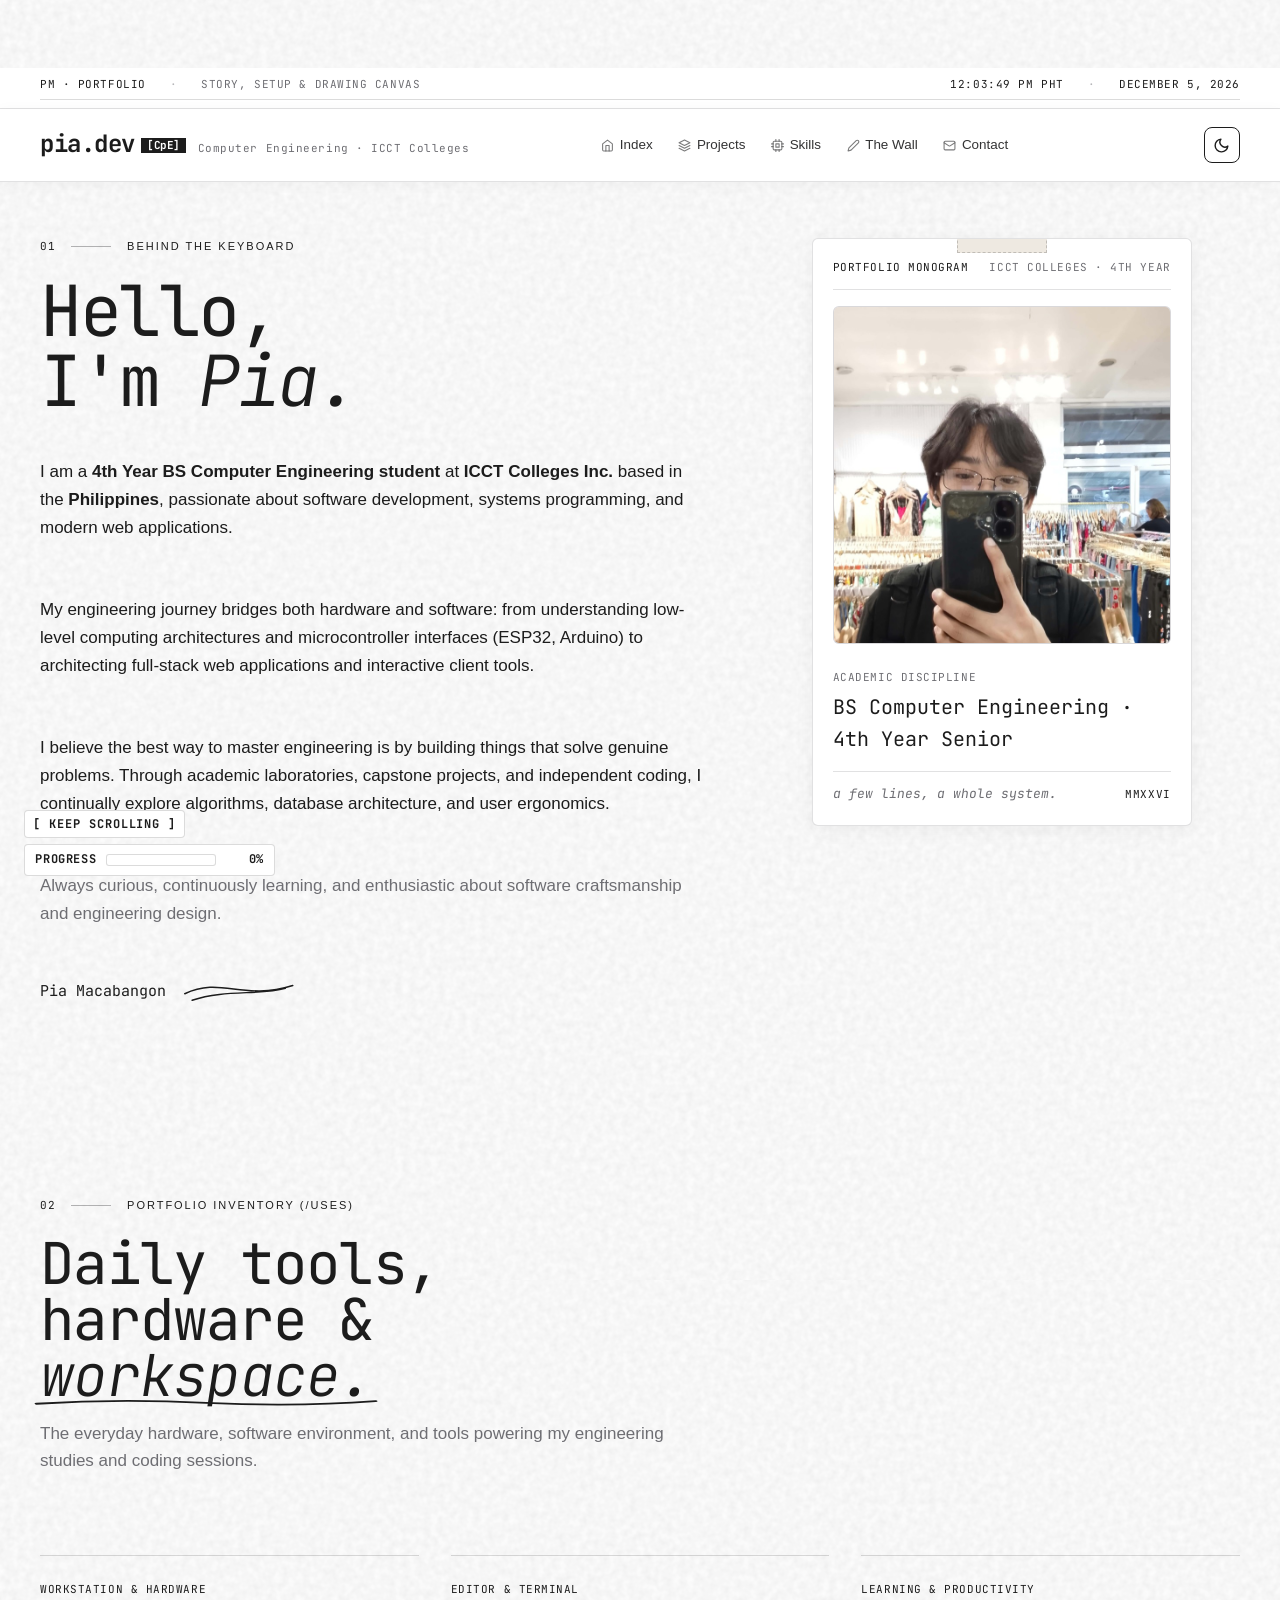
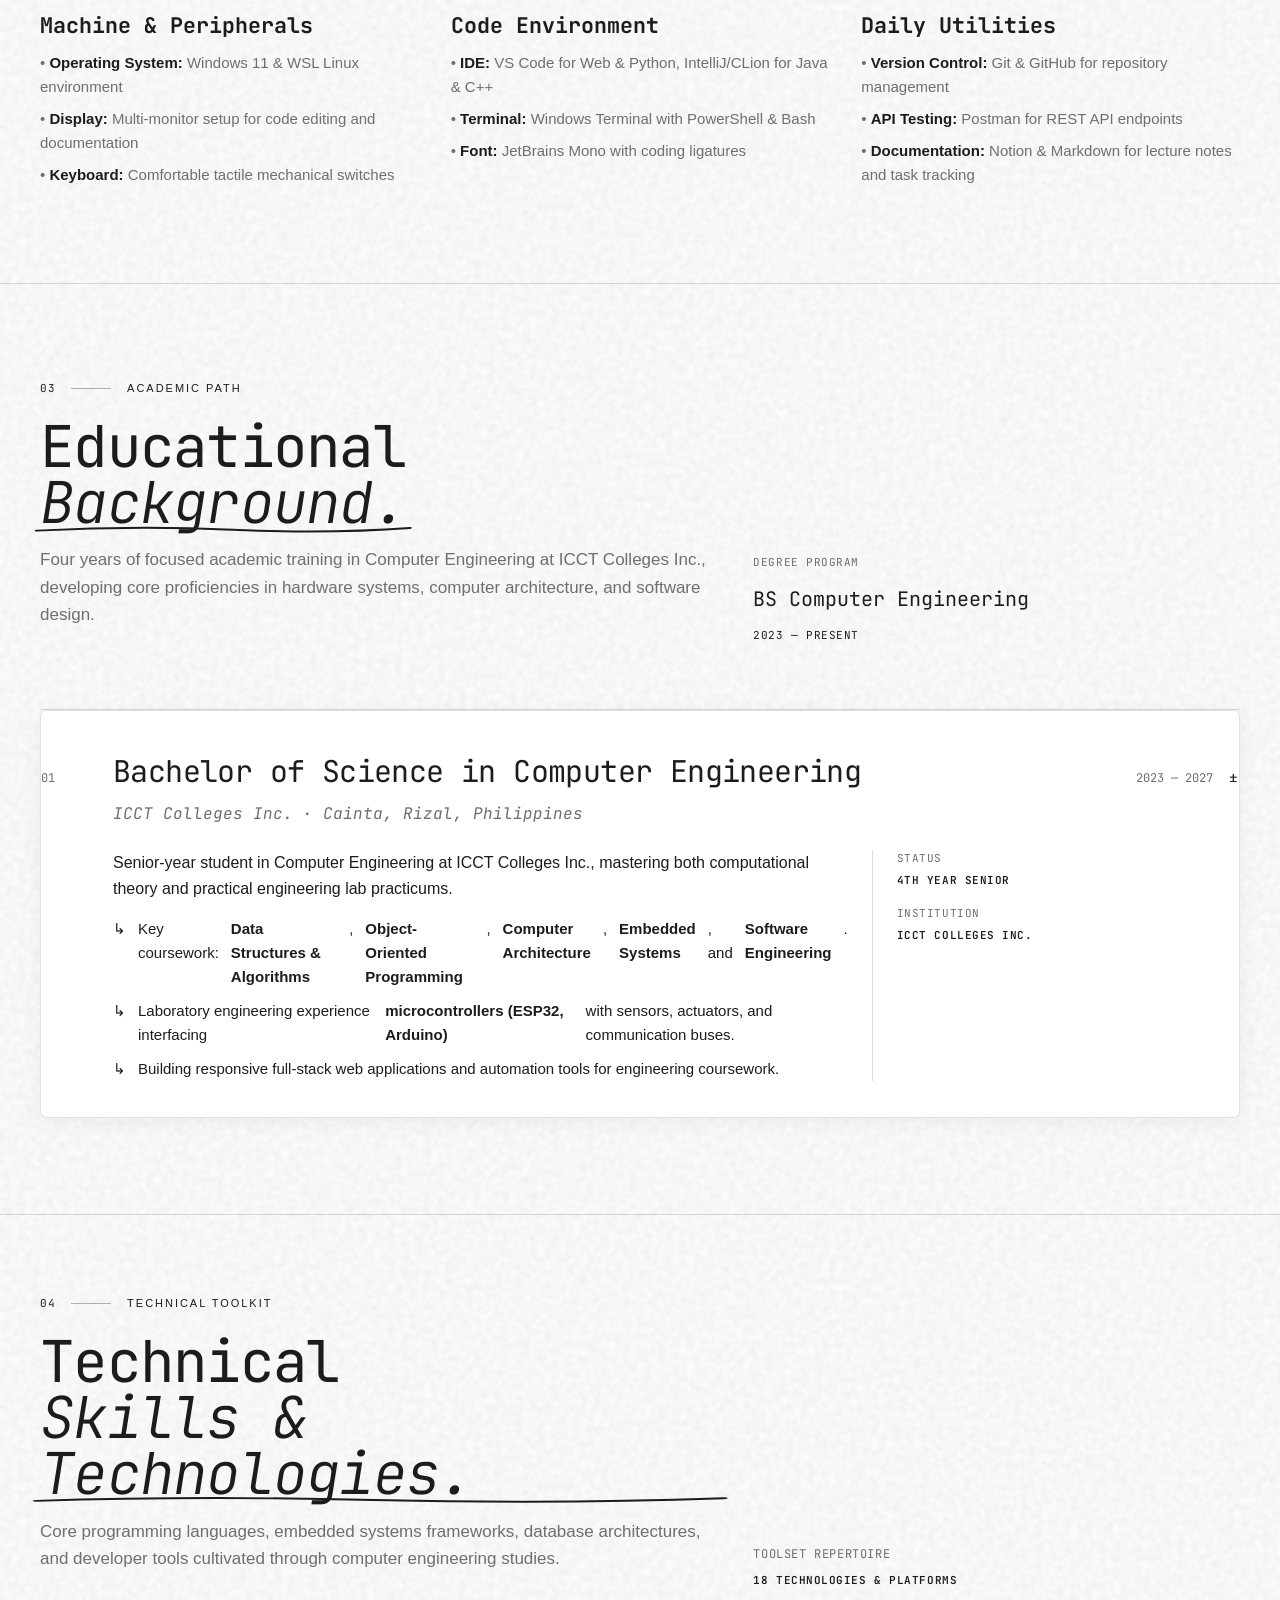
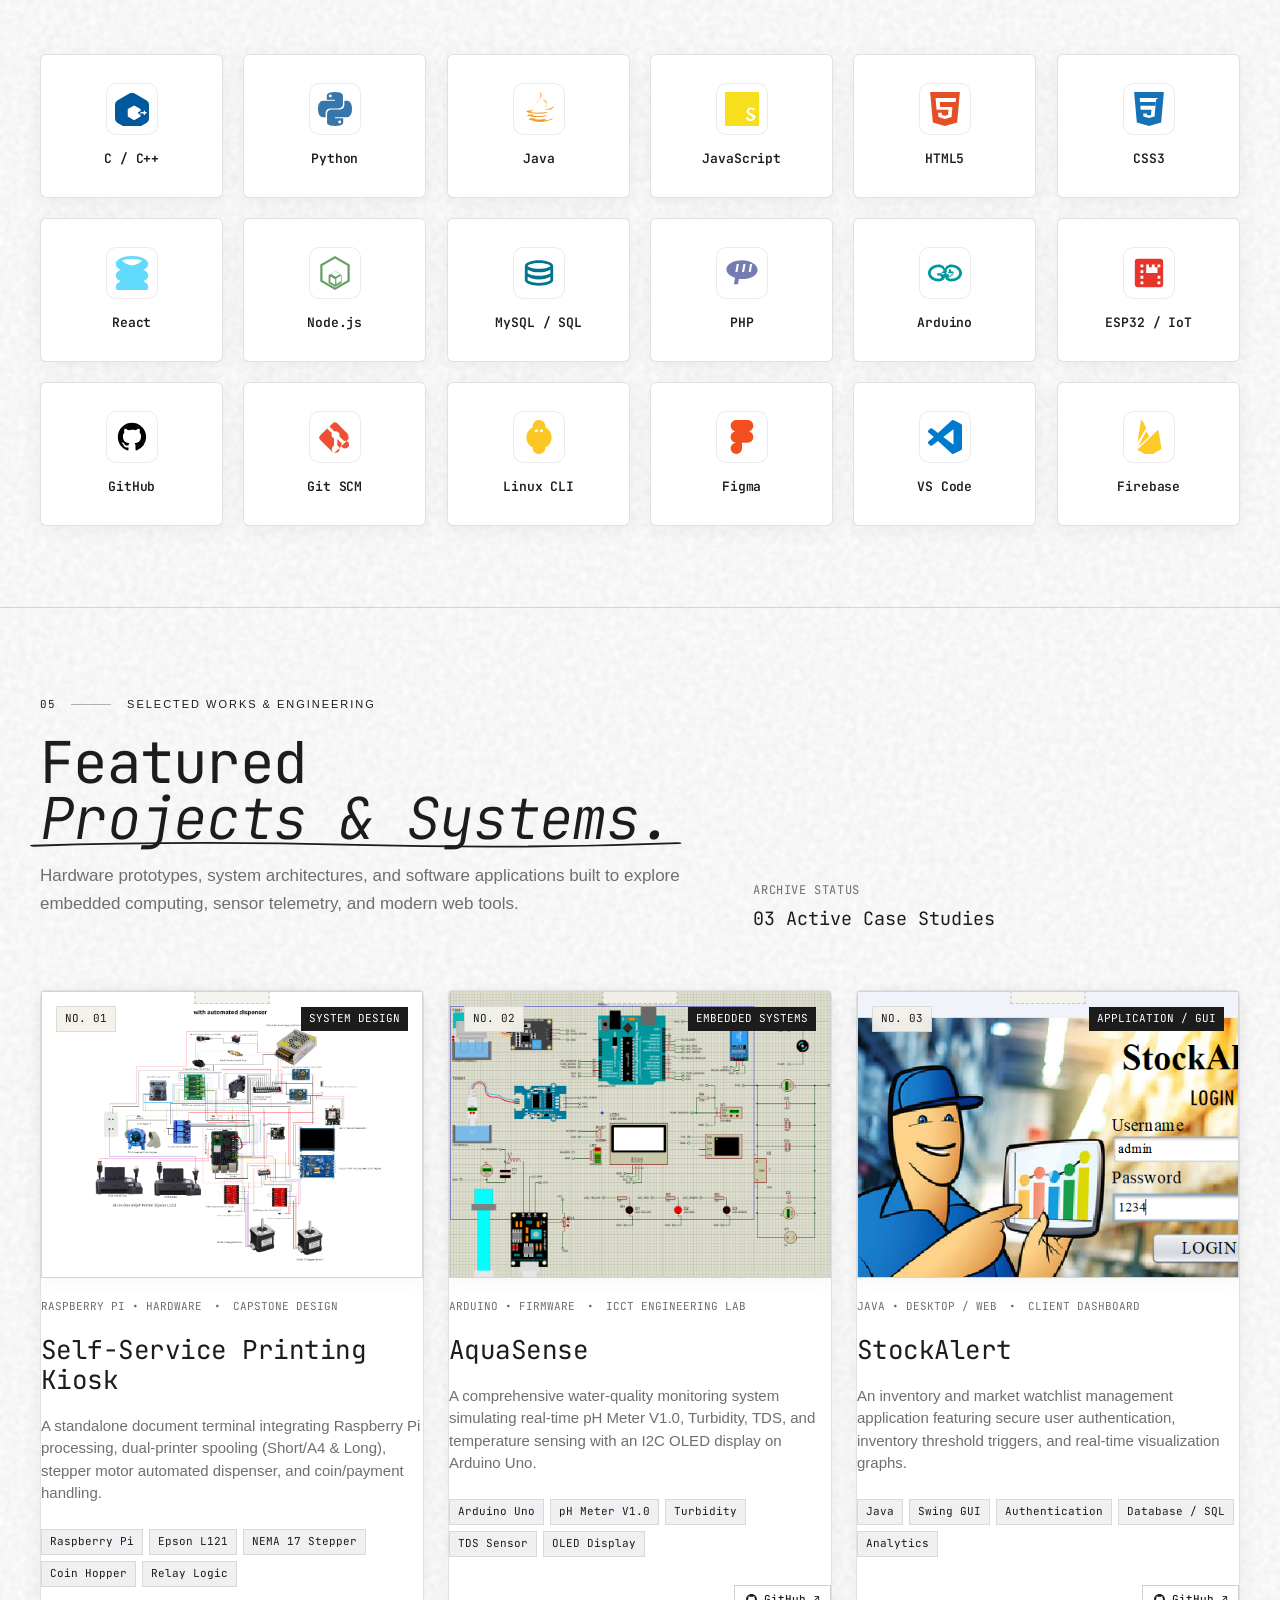
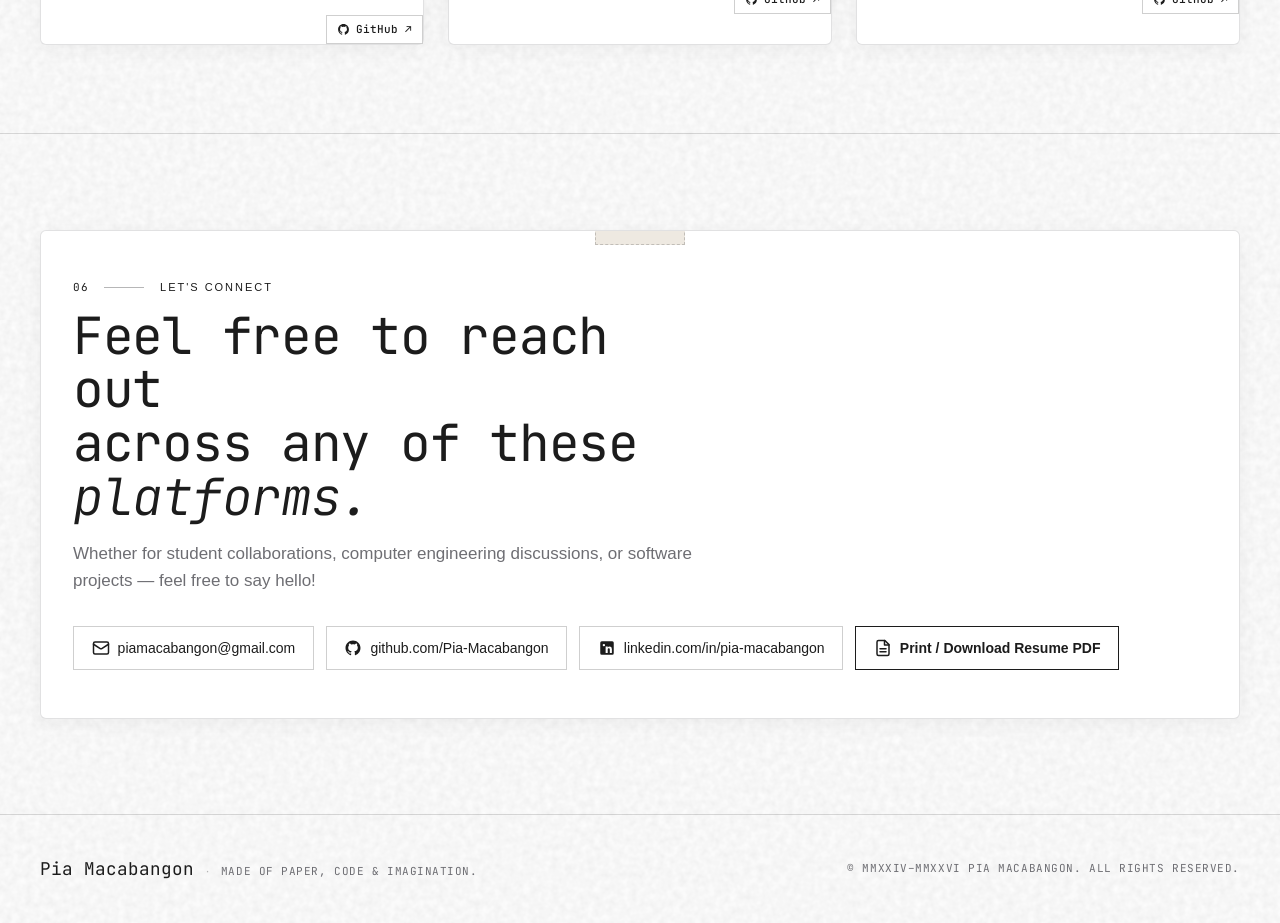
<file: about.html>
<!doctype html>
<html lang="en">
<head>
  <meta charset="utf-8">
  <meta name="viewport" content="width=device-width, initial-scale=1">
  <title>Portfolio — Pia Macabangon</title>
  <meta name="description" content="Meet Pia Macabangon: BS Computer Engineering student based in the Philippines. Biography, student journey, daily setup, and interactive sketchpad.">
  <link rel="icon" href="images/profile/pfp-latest.jpg" type="image/jpeg">
  <script>
    (function () {
      try {
        var t = localStorage.getItem('theme');
        if (!t) t = window.matchMedia('(prefers-color-scheme: dark)').matches ? 'dark' : 'light';
        document.documentElement.setAttribute('data-theme', t);
      } catch (e) {
        document.documentElement.setAttribute('data-theme', 'light');
      }
    })();
  </script>

  <link rel="preconnect" href="https://fonts.googleapis.com">
  <link rel="preconnect" href="https://fonts.gstatic.com" crossorigin>
  <link rel="stylesheet" href="https://fonts.googleapis.com/css2?family=Fraunces:opsz,wght@9..144,300;9..144,400;9..144,500;9..144,600;9..144,700&family=Inter+Tight:wght@300;400;500;600;700&family=JetBrains+Mono:wght@400;500;600&display=swap">

  <link rel="stylesheet" href="style.css">
  <script src="profile.js" defer></script>
  <script src="script.js" defer></script>
</head>
<body class="grain-overlay">


  <!-- TOP RUNNING ISSUE BAR -->
  <div class="top-issue-bar">
    <div class="container-editorial">
      <div style="display: flex; align-items: baseline; justify-content: space-between; border-bottom: 1px solid rgba(15, 15, 17, 0.15); padding-bottom: 0.35rem;">
        <div style="display: flex; gap: 1.5rem; align-items: baseline;" class="meta-mono">
          <span class="text-ink font-semibold">PM · PORTFOLIO</span>
          <span style="opacity: 0.5;">·</span>
          <span>Story, Setup &amp; Drawing Canvas</span>
        </div>
        <div style="display: flex; gap: 1.5rem; align-items: baseline;" class="meta-mono">
          <span id="live-clock" class="text-ink">12:00:00 PM PHT</span>
          <span style="opacity: 0.5;">·</span>
          <span id="current-date-meta" class="text-ink">12 OCTOBER 2026</span>
        </div>
      </div>
    </div>
  </div>

  <!-- HEADER -->
  <header class="site-header">
    <div class="container-editorial">
      <div class="header-inner">
        <a class="wordmark" href="index.html" aria-label="Pia Macabangon — Home">
          <span class="wordmark-title">pia.dev<span class="badge-brand-tag">[CpE]</span></span>
          <span class="wordmark-meta">Computer Engineering &middot; ICCT Colleges</span>
        </a>

        <nav class="site-nav" aria-label="Primary navigation">
          <a class="nav-link" href="index.html">
            <svg class="nav-icon" viewBox="0 0 24 24" aria-hidden="true"><path d="m3 9 9-7 9 7v11a2 2 0 0 1-2 2H5a2 2 0 0 1-2-2z"/><polyline points="9 22 9 12 15 12 15 22"/></svg>
            <span>Index</span>
          </a>
          <a class="nav-link" href="index.html#projects">
            <svg class="nav-icon" viewBox="0 0 24 24" aria-hidden="true"><polygon points="12 2 2 7 12 12 22 7 12 2"/><polyline points="2 17 12 22 22 17"/><polyline points="2 12 12 17 22 12"/></svg>
            <span>Projects</span>
          </a>
          <a class="nav-link" href="index.html#stack">
            <svg class="nav-icon" viewBox="0 0 24 24" aria-hidden="true"><rect x="4" y="4" width="16" height="16" rx="2"/><rect x="9" y="9" width="6" height="6"/><line x1="9" y1="1" x2="9" y2="4"/><line x1="15" y1="1" x2="15" y2="4"/><line x1="9" y1="20" x2="9" y2="23"/><line x1="15" y1="20" x2="15" y2="23"/><line x1="20" y1="9" x2="23" y2="9"/><line x1="20" y1="14" x2="23" y2="14"/><line x1="1" y1="9" x2="4" y2="9"/><line x1="1" y1="14" x2="4" y2="14"/></svg>
            <span>Skills</span>
          </a>
          <a class="nav-link" href="index.html#the-wall">
            <svg class="nav-icon" viewBox="0 0 24 24" aria-hidden="true"><path d="M17 3a2.828 2.828 0 1 1 4 4L7.5 20.5 2 22l1.5-5.5L17 3z"/></svg>
            <span>The Wall</span>
          </a>
          <a class="nav-link" href="index.html#contact">
            <svg class="nav-icon" viewBox="0 0 24 24" aria-hidden="true"><rect width="20" height="16" x="2" y="4" rx="2"/><path d="m22 7-8.97 5.7a1.94 1.94 0 0 1-2.06 0L2 7"/></svg>
            <span>Contact</span>
          </a>
        </nav>

        <!-- Upper Right Actions (Theme Switch + Mobile Menu) -->
        <div class="header-actions">
          <button id="theme-toggle" class="theme-toggle-btn" type="button" aria-label="Toggle dark / light mode" title="Toggle dark / light mode">
            <svg class="theme-icon theme-icon-moon" viewBox="0 0 24 24" fill="none" stroke="currentColor" stroke-width="2" stroke-linecap="round" stroke-linejoin="round" aria-hidden="true">
              <path d="M21 12.79A9 9 0 1 1 11.21 3 7 7 0 0 0 21 12.79z"></path>
            </svg>
            <svg class="theme-icon theme-icon-sun" viewBox="0 0 24 24" fill="none" stroke="currentColor" stroke-width="2" stroke-linecap="round" stroke-linejoin="round" aria-hidden="true">
              <circle cx="12" cy="12" r="5"></circle>
              <line x1="12" y1="1" x2="12" y2="3"></line>
              <line x1="12" y1="21" x2="12" y2="23"></line>
              <line x1="4.22" y1="4.22" x2="5.64" y2="5.64"></line>
              <line x1="18.36" y1="18.36" x2="19.78" y2="19.78"></line>
              <line x1="1" y1="12" x2="3" y2="12"></line>
              <line x1="21" y1="12" x2="23" y2="12"></line>
              <line x1="4.22" y1="19.78" x2="5.64" y2="18.36"></line>
              <line x1="18.36" y1="5.64" x2="19.78" y2="4.22"></line>
            </svg>
          </button>

          <!-- Mobile Menu Trigger -->
          <button id="mobile-menu-btn" class="mobile-menu-btn" type="button" aria-label="Open menu">
            <span class="meta-mono">Menu</span>
            <span aria-hidden="true">☰</span>
          </button>
        </div>
      </div>
    </div>

    <div id="mobile-nav-drawer" class="mobile-nav-drawer">
      <a class="nav-link" href="index.html">
        <svg class="nav-icon" viewBox="0 0 24 24" aria-hidden="true"><path d="m3 9 9-7 9 7v11a2 2 0 0 1-2 2H5a2 2 0 0 1-2-2z"/><polyline points="9 22 9 12 15 12 15 22"/></svg>
        <span>Index</span>
      </a>
      <a class="nav-link" href="index.html#projects">
        <svg class="nav-icon" viewBox="0 0 24 24" aria-hidden="true"><polygon points="12 2 2 7 12 12 22 7 12 2"/><polyline points="2 17 12 22 22 17"/><polyline points="2 12 12 17 22 12"/></svg>
        <span>Projects</span>
      </a>
      <a class="nav-link" href="index.html#stack">
        <svg class="nav-icon" viewBox="0 0 24 24" aria-hidden="true"><rect x="4" y="4" width="16" height="16" rx="2"/><rect x="9" y="9" width="6" height="6"/><line x1="9" y1="1" x2="9" y2="4"/><line x1="15" y1="1" x2="15" y2="4"/><line x1="9" y1="20" x2="9" y2="23"/><line x1="15" y1="20" x2="15" y2="23"/><line x1="20" y1="9" x2="23" y2="9"/><line x1="20" y1="14" x2="23" y2="14"/><line x1="1" y1="9" x2="4" y2="9"/><line x1="1" y1="14" x2="4" y2="14"/></svg>
        <span>Skills</span>
      </a>
      <a class="nav-link" href="index.html#the-wall">
        <svg class="nav-icon" viewBox="0 0 24 24" aria-hidden="true"><path d="M17 3a2.828 2.828 0 1 1 4 4L7.5 20.5 2 22l1.5-5.5L17 3z"/></svg>
        <span>The Wall</span>
      </a>
      <a class="nav-link" href="index.html#contact">
        <svg class="nav-icon" viewBox="0 0 24 24" aria-hidden="true"><rect width="20" height="16" x="2" y="4" rx="2"/><path d="m22 7-8.97 5.7a1.94 1.94 0 0 1-2.06 0L2 7"/></svg>
        <span>Contact</span>
      </a>
    </div>
  </header>

  <main id="main">

    <!-- ABOUT SECTION LAYOUT (canvas-design layout) -->
    <section class="section-editorial" style="padding-top: 3.5rem;">
      <div class="container-editorial">

        <div class="hero-grid">

          <!-- Left Column: Bio Narrative -->
          <div>
            <div>
              <div class="section-eyebrow">
                <span class="meta-mono text-oxblood font-semibold">01</span>
                <span class="eyebrow-line"></span>
                <span class="label-eyebrow">Behind the keyboard</span>
              </div>

              <h1 class="font-display" style="font-size: clamp(2.5rem, 5.5vw, 4.5rem); font-weight: 400; line-height: 1; letter-spacing: -0.035em; color: var(--color-ink); margin: 0 0 1.5rem;">
                Hello,<br>
                I'm <span class="display-italic" style="color: var(--color-oxblood);">Pia.</span>
              </h1>

              <div style="display: flex; flex-direction: column; gap: 1.25rem; font-size: 1.0625rem; line-height: 1.65; color: var(--color-ink);">
                <p>
                  I am a <strong>4th Year BS Computer Engineering student</strong> at <strong>ICCT Colleges Inc.</strong> based in the <strong>Philippines</strong>, passionate about software development, systems programming, and modern web applications.
                </p>
                <p>
                  My engineering journey bridges both hardware and software: from understanding low-level computing architectures and microcontroller interfaces (ESP32, Arduino) to architecting full-stack web applications and interactive client tools.
                </p>
                <p>
                  I believe the best way to master engineering is by building things that solve genuine problems. Through academic laboratories, capstone projects, and independent coding, I continually explore algorithms, database architecture, and user ergonomics.
                </p>
                <p style="color: var(--color-ash);">
                  Always curious, continuously learning, and enthusiastic about software craftsmanship and engineering design.
                </p>
              </div>

              <!-- Signature SVG (from canvas-design) -->
              <div style="margin-top: 2rem; display: flex; align-items: center; gap: 1rem;">
                <span class="font-display italic text-2xl" style="color: var(--color-ink);">Pia Macabangon</span>
                <svg width="120" height="28" viewBox="0 0 130 30" fill="none" stroke="var(--color-oxblood)" stroke-width="1.6" stroke-linecap="round">
                  <path d="M3 18c39-19 63 8 117-9M11 25c35-12 73-5 101-13"/>
                </svg>
              </div>


            </div>
          </div>

          <!-- Right Column: Profile Card with Tape -->
          <div>
            <div class="art-sheet profile-folio-card" style="max-width: 380px; margin: 0 auto;">
              <span class="paper-tape" aria-hidden="true"></span>

              <div class="card-top-bar meta-mono">
                <span class="text-oxblood font-semibold">PORTFOLIO MONOGRAM</span>
                <span>ICCT COLLEGES &middot; 4TH YEAR</span>
              </div>

              <div class="profile-avatar-frame" style="max-height: 380px; aspect-ratio: 1 / 1; border-radius: 6px;">
                <img id="profile-avatar-img" src="images/profile/pfp-latest.jpg" alt="Pia Macabangon portrait" width="700" height="735" style="object-fit: cover; object-position: center top;">
              </div>

              <div style="margin-top: 1.25rem;">
                <span class="meta-mono text-ash block">ACADEMIC DISCIPLINE</span>
                <span class="font-display" style="font-size: 1.25rem; color: var(--color-ink); margin-top: 0.2rem; display: block;">
                  BS Computer Engineering &middot; 4th Year Senior
                </span>
              </div>

              <div style="margin-top: 1rem; padding-top: 0.75rem; border-top: 1px solid rgba(15, 15, 17, 0.12); display: flex; align-items: center; justify-content: space-between;">
                <span class="hand-note" style="font-size: 0.8125rem;">a few lines, a whole system.</span>
                <span class="meta-mono text-oxblood">MMXXVI</span>
              </div>
            </div>
          </div>

        </div>

      </div>
    </section>

    <!-- SECTION 02: DAILY SETUP & USES -->
    <section class="section-editorial" id="uses">
      <div class="container-editorial">

        <div class="section-header-grid">
          <div>
            <div class="section-eyebrow">
              <span class="meta-mono text-oxblood font-semibold">02</span>
              <span class="eyebrow-line"></span>
              <span class="label-eyebrow">Portfolio Inventory (/uses)</span>
            </div>
            <h2 class="section-headline">
              Daily tools, hardware &amp; <span class="display-italic">workspace.</span>
            </h2>
            <p class="section-desc">
              The everyday hardware, software environment, and tools powering my engineering studies and coding sessions.
            </p>
          </div>
        </div>

        <div style="display: grid; grid-template-columns: repeat(auto-fit, minmax(280px, 1fr)); gap: 2rem;">
          
          <div style="border-top: 1px solid rgba(15, 15, 17, 0.15); padding-top: 1.25rem;">
            <span class="meta-mono text-oxblood">WORKSTATION &amp; HARDWARE</span>
            <h3 class="font-display" style="font-size: 1.35rem; margin: 0.5rem 0 0.5rem;">Machine &amp; Peripherals</h3>
            <ul style="list-style: none; padding: 0; margin: 0; display: flex; flex-direction: column; gap: 0.5rem; color: var(--color-ash); font-size: 0.9375rem;">
              <li>&bull; <strong class="text-ink">Operating System:</strong> Windows 11 &amp; WSL Linux environment</li>
              <li>&bull; <strong class="text-ink">Display:</strong> Multi-monitor setup for code editing and documentation</li>
              <li>&bull; <strong class="text-ink">Keyboard:</strong> Comfortable tactile mechanical switches</li>
            </ul>
          </div>

          <div style="border-top: 1px solid rgba(15, 15, 17, 0.15); padding-top: 1.25rem;">
            <span class="meta-mono text-oxblood">EDITOR &amp; TERMINAL</span>
            <h3 class="font-display" style="font-size: 1.35rem; margin: 0.5rem 0 0.5rem;">Code Environment</h3>
            <ul style="list-style: none; padding: 0; margin: 0; display: flex; flex-direction: column; gap: 0.5rem; color: var(--color-ash); font-size: 0.9375rem;">
              <li>&bull; <strong class="text-ink">IDE:</strong> VS Code for Web &amp; Python, IntelliJ/CLion for Java &amp; C++</li>
              <li>&bull; <strong class="text-ink">Terminal:</strong> Windows Terminal with PowerShell &amp; Bash</li>
              <li>&bull; <strong class="text-ink">Font:</strong> JetBrains Mono with coding ligatures</li>
            </ul>
          </div>

          <div style="border-top: 1px solid rgba(15, 15, 17, 0.15); padding-top: 1.25rem;">
            <span class="meta-mono text-oxblood">LEARNING &amp; PRODUCTIVITY</span>
            <h3 class="font-display" style="font-size: 1.35rem; margin: 0.5rem 0 0.5rem;">Daily Utilities</h3>
            <ul style="list-style: none; padding: 0; margin: 0; display: flex; flex-direction: column; gap: 0.5rem; color: var(--color-ash); font-size: 0.9375rem;">
              <li>&bull; <strong class="text-ink">Version Control:</strong> Git &amp; GitHub for repository management</li>
              <li>&bull; <strong class="text-ink">API Testing:</strong> Postman for REST API endpoints</li>
              <li>&bull; <strong class="text-ink">Documentation:</strong> Notion &amp; Markdown for lecture notes and task tracking</li>
            </ul>
          </div>

        </div>

      </div>
    </section>

    <!-- SECTION 03: EDUCATIONAL BACKGROUND -->
    <section class="section-editorial" id="experience" style="background-color: var(--color-paper); border-top: 1px solid rgba(15, 15, 17, 0.15);">
      <div class="container-editorial">

        <div class="section-header-grid">
          <div>
            <div class="section-eyebrow">
              <span class="meta-mono text-oxblood font-semibold">03</span>
              <span class="eyebrow-line"></span>
              <span class="label-eyebrow">Academic Path</span>
            </div>
            <h2 class="section-headline">
              Educational <span class="display-italic">Background.</span>
            </h2>
            <p class="section-desc">
              Four years of focused academic training in Computer Engineering at ICCT Colleges Inc., developing core proficiencies in hardware systems, computer architecture, and software design.
            </p>
          </div>

          <div style="display: flex; flex-direction: column; gap: 0.75rem;">
            <span class="meta-mono text-ash">DEGREE PROGRAM</span>
            <span class="font-display" style="font-size: 1.25rem;">BS Computer Engineering</span>
            <span class="meta-mono" style="color: var(--color-oxblood);">2023 &mdash; PRESENT</span>
          </div>
        </div>

        <!-- Experience / Academic List -->
        <ul class="experience-list">
          <li class="experience-item">
            <button class="experience-item-btn exp-toggle-btn" type="button" aria-expanded="true" aria-controls="exp-degree">
              <span class="experience-num">01</span>
              <div class="experience-main">
                <h3 class="experience-title">Bachelor of Science in Computer Engineering</h3>
                <p class="experience-role-subtitle">ICCT Colleges Inc. &middot; Cainta, Rizal, Philippines</p>
              </div>
              <div style="display: flex; align-items: baseline; gap: 1rem;">
                <span class="experience-dates">2023 &mdash; 2027</span>
                <span class="meta-mono text-oxblood" style="font-size: 0.9rem;">&plusmn;</span>
              </div>
            </button>

            <div id="exp-degree" class="experience-details">
              <div>
                <p style="font-size: 1rem; line-height: 1.6; color: var(--color-ink); margin: 0 0 1rem;">
                  Senior-year student in Computer Engineering at ICCT Colleges Inc., mastering both computational theory and practical engineering lab practicums.
                </p>
                <ul class="experience-bullets">
                  <li>Key coursework: <strong>Data Structures &amp; Algorithms</strong>, <strong>Object-Oriented Programming</strong>, <strong>Computer Architecture</strong>, <strong>Embedded Systems</strong>, and <strong>Software Engineering</strong>.</li>
                  <li>Laboratory engineering experience interfacing <strong>microcontrollers (ESP32, Arduino)</strong> with sensors, actuators, and communication buses.</li>
                  <li>Building responsive full-stack web applications and automation tools for engineering coursework.</li>
                </ul>
              </div>
              <div style="border-left: 1px solid rgba(15, 15, 17, 0.15); padding-left: 1.5rem;" class="meta-mono">
                <span style="color: var(--color-ash); display: block; margin-bottom: 0.25rem;">STATUS</span>
                <span style="color: var(--color-ink); font-weight: 600;">4TH YEAR SENIOR</span>
                <span style="color: var(--color-ash); display: block; margin-top: 1rem; margin-bottom: 0.25rem;">INSTITUTION</span>
                <span style="color: var(--color-oxblood); font-weight: 600;">ICCT Colleges Inc.</span>
              </div>
            </div>
          </li>
        </ul>

      </div>
    </section>

    <!-- SECTION 04: TECHNICAL SKILLS (Interactive Icon Cards) -->
    <section class="section-editorial" id="skills" style="background-color: var(--color-paper); padding: 5rem 0; border-top: 1px solid rgba(15, 15, 17, 0.15);">
      <div class="container-editorial">

        <div class="section-header-grid">
          <div>
            <div class="section-eyebrow">
              <span class="meta-mono text-oxblood font-semibold">04</span>
              <span class="eyebrow-line"></span>
              <span class="label-eyebrow">Technical Toolkit</span>
            </div>
            <h2 class="section-headline">
              Technical <span class="display-italic">Skills &amp; Technologies.</span>
            </h2>
            <p class="section-desc">
              Core programming languages, embedded systems frameworks, database architectures, and developer tools cultivated through computer engineering studies.
            </p>
          </div>

          <div style="display: flex; flex-direction: column; gap: 0.5rem; justify-content: flex-end;">
            <span class="meta-mono text-ash" style="font-size: 0.75rem;">TOOLSET REPERTOIRE</span>
            <span class="meta-mono" style="color: var(--color-oxblood); font-weight: 600;">18 TECHNOLOGIES &amp; PLATFORMS</span>
          </div>
        </div>

        <!-- Skills Grid with Icons & Hover Glows (Inspired by awrs.me) -->
        <div class="skills-showcase-grid">

          <!-- Row 1: Languages & Core -->
          <div class="skill-tile">
            <div class="skill-icon-wrapper" style="color: #00599C;">
              <!-- C++ -->
              <svg width="34" height="34" viewBox="0 0 24 24" fill="currentColor"><path d="M22.394 6.003L13.606.928a3.216 3.216 0 0 0-3.212 0L1.606 6.003A3.215 3.215 0 0 0 0 8.785v10.152a3.215 3.215 0 0 0 1.606 2.782l8.788 5.075a3.216 3.216 0 0 0 3.212 0l8.788-5.075A3.215 3.215 0 0 0 24 18.937V8.785a3.215 3.215 0 0 0-1.606-2.782zm-8.868 13.91l-4.526-2.613v-5.226l4.526-2.613 4.526 2.613v5.226l-4.526 2.613zm5.724-4.815h-1.05v1.05h-.9v-1.05h-1.05v-.9h1.05v-1.05h.9v1.05h1.05v.9zm3 0h-1.05v1.05h-.9v-1.05h-1.05v-.9h1.05v-1.05h.9v1.05h1.05v.9z"/></svg>
            </div>
            <span class="skill-label">C / C++</span>
          </div>

          <div class="skill-tile">
            <div class="skill-icon-wrapper" style="color: #3776AB;">
              <!-- Python -->
              <svg width="34" height="34" viewBox="0 0 24 24" fill="currentColor"><path d="M11.914 0C5.825 0 6.2 2.656 6.2 2.656l.006 2.752h5.812v.826H3.856S0 5.783 0 11.907c0 6.126 3.375 5.908 3.375 5.908h2.019v-2.833s-.11-3.38 3.32-3.38h5.688s3.211.053 3.211-3.109V2.656S18.17 0 11.914 0zm-3.23 1.848a1.052 1.052 0 1 1 0 2.105 1.052 1.052 0 0 1 0-2.105zm3.402 22.152c6.089 0 5.714-2.656 5.714-2.656l-.006-2.752H11.98v-.826h8.163s3.857.451 3.857-5.673c0-6.124-3.375-5.906-3.375-5.906h-2.02v2.833s.11 3.38-3.32 3.38H9.601s-3.212-.053-3.212 3.109v5.828s-.558 2.656 5.702 2.656zm3.23-1.848a1.052 1.052 0 1 1 0-2.105 1.052 1.052 0 0 1 0 2.105z"/></svg>
            </div>
            <span class="skill-label">Python</span>
          </div>

          <div class="skill-tile">
            <div class="skill-icon-wrapper" style="color: #F89820;">
              <!-- Java -->
              <svg width="34" height="34" viewBox="0 0 24 24" fill="currentColor"><path d="M8.851 18.56s-.917.534.653.714c2.054.237 4.908.19 7.087-.197 0 0 .749.49-.607.781-4.062.871-10.428.47-11.233-.564-.383-.49.336-.734 4.1-1.024zm-1.066-2.65s-1.053.64.498.818c2.204.254 5.922.254 8.653-.27 0 0 .584.455-.49.704-3.957.906-11.879.455-12.793-.574-.47-.527.733-.678 4.132-.968zm-.124-2.75s-2.585.808-.948 1.116c2.812.529 7.424.363 11.233-.245 0 0 .376.368-.456.635-4.524 1.458-13.882.253-14.282-.871-.247-.695.539-.635 4.453-.925zm9.566-5.875c.968 1.956-1.577 3.69-1.577 3.69s2.464-.694 1.577-2.666c-.84-1.87-2.434-2.85-2.434-2.85s3.238.293 2.434 2.826zm-4.33-7.285s3.298 3.199-2.844 7.641c-5.02 3.633-1.63 5.76-1.63 5.76s-1.88-1.554-.93-3.082c1.472-2.368 4.757-3.957 5.385-6.028.536-1.764.019-3.291.019-3.291zm7.39 12.338c2.476-1.286 2.476-2.79 2.476-2.79s-.35 1.187-2.709 1.89c-2.36.702-4.834.702-4.834.702s2.592.484 5.067.198zm-6.685 8.784c4.606-.328 8.448-1.74 8.524-2.909 0 0-.256.776-3.87 1.488-4.227.834-9.355.679-11.954.062 0 0 .693.945 7.3 1.359z"/></svg>
            </div>
            <span class="skill-label">Java</span>
          </div>

          <div class="skill-tile">
            <div class="skill-icon-wrapper" style="color: #F7DF1E;">
              <!-- JavaScript -->
              <svg width="34" height="34" viewBox="0 0 24 24" fill="currentColor"><path d="M0 0h24v24H0V0zm22.034 18.276c-.175-1.095-.888-2.015-3.003-2.873-.736-.345-1.554-.621-1.797-.866-.347-.35-.347-.796-.347-1.127 0-.756.574-1.31 1.45-1.31.815 0 1.36.376 1.767 1.05.215-.145.89-.57 1.258-.802-.533-.872-1.483-1.463-3.003-1.463-1.82 0-3.076 1.114-3.076 2.766 0 1.248.665 2.19 2.42 2.92.83.35 1.417.653 1.62.946.33.486.234 1.127-.14 1.442-.516.438-1.557.438-2.19 0-.528-.363-.787-.847-1.026-1.467l-1.362.775c.42 1.093 1.34 1.942 2.784 2.133 2.14.28 3.585-.694 3.886-2.587zm-7.616-7.852H12.75v6.52c0 1.48-.68 2.062-1.87 2.062-.64 0-1.16-.145-1.52-.397v-1.31c.3.17.65.26 1.02.26.49 0 .79-.24.79-.89v-6.245z"/></svg>
            </div>
            <span class="skill-label">JavaScript</span>
          </div>

          <div class="skill-tile">
            <div class="skill-icon-wrapper" style="color: #E34F26;">
              <!-- HTML5 -->
              <svg width="34" height="34" viewBox="0 0 24 24" fill="currentColor"><path d="M1.5 0h21l-1.91 21.563L11.977 24l-8.565-2.438L1.5 0zm7.031 9.75l-.232-2.718 11.232.003.24-2.722H5.344l.71 8.156h8.423l-.337 3.771-2.14.579-2.14-.579-.137-1.536H7.135l.267 3.018 4.598 1.277 4.599-1.277.632-7.071H8.531z"/></svg>
            </div>
            <span class="skill-label">HTML5</span>
          </div>

          <div class="skill-tile">
            <div class="skill-icon-wrapper" style="color: #1572B6;">
              <!-- CSS3 -->
              <svg width="34" height="34" viewBox="0 0 24 24" fill="currentColor"><path d="M1.5 0h21l-1.91 21.563L11.977 24l-8.565-2.438L1.5 0zm17.09 4.313H5.41l.24 2.722h10.99l-.24 2.719H5.89l.24 2.722h7.625l-.337 3.771-1.418.384-1.419-.384-.09-.997H7.9l.178 2.008 3.922 1.089 3.921-1.089.54-6.042.24-2.722.289-3.181z"/></svg>
            </div>
            <span class="skill-label">CSS3</span>
          </div>

          <!-- Row 2: Frameworks & Web -->
          <div class="skill-tile">
            <div class="skill-icon-wrapper" style="color: #61DAFB;">
              <!-- React -->
              <svg width="34" height="34" viewBox="0 0 24 24" fill="currentColor"><path d="M12 9.25a2.75 2.75 0 1 0 0 5.5 2.75 2.75 0 0 0 0-5.5zm0-9.25c-3.13 0-5.91.56-8.03 1.54C1.84 2.52.5 3.94.5 5.62c0 1.69 1.34 3.1 3.47 4.09C1.84 10.69.5 12.11.5 13.79c0 1.68 1.34 3.09 3.47 4.08-2.13.98-3.47 2.4-3.47 4.08 0 1.68 1.34 3.1 3.47 4.08 2.12.99 4.9 1.55 8.03 1.55s5.91-.56 8.03-1.55c2.13-.98 3.47-2.4 3.47-4.08 0-1.68-1.34-3.1-3.47-4.08 2.13-.99 3.47-2.4 3.47-4.08 0-1.68-1.34-3.1-3.47-4.09 2.13-.99 3.47-2.4 3.47-4.09 0-1.68-1.34-3.1-3.47-4.08C17.91.56 15.13 0 12 0zm0 1.88c2.81 0 5.25.49 7.02 1.33-1.42 1.83-4.04 3.13-7.02 3.52-2.98-.39-5.6-1.69-7.02-3.52C6.75 2.37 9.19 1.88 12 1.88z"/></svg>
            </div>
            <span class="skill-label">React</span>
          </div>

          <div class="skill-tile">
            <div class="skill-icon-wrapper" style="color: #68A063;">
              <!-- Node.js -->
              <svg width="34" height="34" viewBox="0 0 24 24" fill="currentColor"><path d="M12 10.97c-.03 0-.06 0-.08.01l-4.14 2.39c-.19.11-.31.32-.31.54v4.78c0 .22.12.43.31.54l4.14 2.39c.05.03.11.04.16.04s.11-.01.16-.04l4.14-2.39c.19-.11.31-.32.31-.54v-4.78c0-.22-.12-.43-.31-.54l-4.14-2.39a.37.37 0 0 0-.24-.06zm.08 9.25l-3.32-1.92v-3.83l3.32 1.92v3.83zm.84-4.32l3.32-1.92v3.83l-3.32 1.92v-3.83zm-.42-1.23l-3.32-1.92 3.32-1.92 3.32 1.92-3.32 1.92zM12 0L1.6 6v12L12 24l10.4-6V6L12 0zm8.8 17.08L12 22.16 3.2 17.08V6.92L12 1.84l8.8 5.08v10.16z"/></svg>
            </div>
            <span class="skill-label">Node.js</span>
          </div>

          <div class="skill-tile">
            <div class="skill-icon-wrapper" style="color: #00758F;">
              <!-- MySQL / SQL -->
              <svg width="34" height="34" viewBox="0 0 24 24" fill="currentColor"><path d="M12 3C6.48 3 2 4.79 2 7v10c0 2.21 4.48 4 10 4s10-1.79 10-4V7c0-2.21-4.48-4-10-4zm0 2c4.42 0 8 1.34 8 2s-3.58 2-8 2-8-1.34-8-2 3.58-2 8-2zm8 12c0 .66-3.58 2-8 2s-8-1.34-8-2v-2.34c1.88 1.09 4.78 1.84 8 1.84s6.12-.75 8-1.84V17zm0-5c0 .66-3.58 2-8 2s-8-1.34-8-2V9.66c1.88 1.09 4.78 1.84 8 1.84s6.12-.75 8-1.84V12z"/></svg>
            </div>
            <span class="skill-label">MySQL / SQL</span>
          </div>

          <div class="skill-tile">
            <div class="skill-icon-wrapper" style="color: #777BB4;">
              <!-- PHP -->
              <svg width="34" height="34" viewBox="0 0 24 24" fill="currentColor"><path d="M12 3C5.9 3 1 5.9 1 9.5c0 2.5 2.4 4.7 6.1 5.8l-.8 4.7h2.9l.6-3.8c.7.1 1.4.1 2.2.1 6.1 0 11-2.9 11-6.5S18.1 3 12 3zm-3.2 8.3h-1.5l1-5.6h1.5l-1 5.6zm4.7 0h-1.5l1-5.6h1.5l-1 5.6zm4.7 0h-1.5l1-5.6h1.5l-1 5.6z"/></svg>
            </div>
            <span class="skill-label">PHP</span>
          </div>

          <!-- Row 3: Hardware & Embedded Systems -->
          <div class="skill-tile highlight-hardware">
            <div class="skill-icon-wrapper" style="color: #00979D;">
              <!-- Arduino -->
              <svg width="34" height="34" viewBox="0 0 24 24" fill="currentColor"><path d="M16.5 6C13.78 6 12 7.78 12 9.5c0-1.72-1.78-3.5-4.5-3.5C3.36 6 0 8.69 0 12s3.36 6 7.5 6c2.72 0 4.5-1.78 4.5-3.5 0 1.72 1.78 3.5 4.5 3.5 4.14 0 7.5-2.69 7.5-6s-3.36-6-7.5-6zm-9 10C4.47 16 2 14.21 2 12s2.47-4 5.5-4c1.94 0 3.32 1.13 3.48 2.65-.67.4-1.28.9-1.8 1.49H6.5v1.71h2.15c.23.47.53.9.89 1.28C9.28 15.68 8.08 16 7.5 16zm4-3.15H9.79c-.06-.29-.16-.57-.29-.85h2v.85zm5 3.15c-.58 0-1.78-.32-2.04-.87.36-.38.66-.81.89-1.28H17.5V12.15h-2.68c-.52-.59-1.13-1.09-1.8-1.49.16-1.52 1.54-2.66 3.48-2.66 3.03 0 5.5 1.79 5.5 4s-2.47 4-5.5 4zm1.5-3.15h-1.71v1.71h-1.58v-1.71h-1.71v-1.58h1.71V9.28h1.58v1.71H18v1.58z"/></svg>
            </div>
            <span class="skill-label">Arduino</span>
          </div>

          <div class="skill-tile highlight-hardware">
            <div class="skill-icon-wrapper" style="color: #E7352C;">
              <!-- ESP32 / Embedded Microcontrollers -->
              <svg width="34" height="34" viewBox="0 0 24 24" fill="currentColor"><path d="M4 2h16a2 2 0 0 1 2 2v16a2 2 0 0 1-2 2H4a2 2 0 0 1-2-2V4a2 2 0 0 1 2-2zm2 4v2h2V6H6zm4 0v2h2V6h-2zm4 0v2h2V6h-2zm4 0v2h2V6h-2zM6 10v2h2v-2H6zm0 4v2h2v-2H6zm0 4v2h2v-2H6zm12-4v2h2v-2h-2zm0 4v2h2v-2h-2zm-6-4h4v4h-4v-4zm-2-2h8V8h-8v4z"/></svg>
            </div>
            <span class="skill-label">ESP32 / IoT</span>
          </div>

          <div class="skill-tile">
            <div class="skill-icon-wrapper" style="color: #000000;">
              <!-- GitHub -->
              <svg width="34" height="34" viewBox="0 0 24 24" fill="currentColor"><path fill-rule="evenodd" clip-rule="evenodd" d="M12 2C6.477 2 2 6.484 2 12.017c0 4.425 2.865 8.18 6.839 9.504.5.092.682-.217.682-.483 0-.237-.008-.868-.013-1.703-2.782.605-3.369-1.343-3.369-1.343-.454-1.158-1.11-1.466-1.11-1.466-.908-.62.069-.608.069-.608 1.003.07 1.53 1.032 1.53 1.032.892 1.53 2.341 1.088 2.91.832.092-.647.35-1.088.636-1.338-2.22-.253-4.555-1.113-4.555-4.951 0-1.093.39-1.988 1.029-2.688-.103-.253-.446-1.272.098-2.65 0 0 .84-.27 2.75 1.026A9.564 9.564 0 0112 6.844c.85.004 1.705.115 2.504.337 1.909-1.296 2.747-1.027 2.747-1.027.546 1.379.202 2.398.1 2.651.64.7 1.028 1.595 1.028 2.688 0 3.848-2.339 4.695-4.566 4.943.359.309.678.92.678 1.855 0 1.338-.012 2.419-.012 2.747 0 .268.18.58.688.482A10.019 10.019 0 0022 12.017C22 6.484 17.522 2 12 2z"/></svg>
            </div>
            <span class="skill-label">GitHub</span>
          </div>

          <div class="skill-tile">
            <div class="skill-icon-wrapper" style="color: #F05032;">
              <!-- Git -->
              <svg width="34" height="34" viewBox="0 0 24 24" fill="currentColor"><path d="M21.62 10.38l-8-8a2.3 2.3 0 0 0-3.24 0L8.14 4.62l3.41 3.41a2.74 2.74 0 0 1 3.47 3.47l3.31 3.31a2.73 2.73 0 1 1-1.63 1.63l-3.07-3.07v4.61a2.73 2.73 0 1 1-2.31 0V13a2.74 2.74 0 0 1-1.47-3.6l-3.4-3.4-4.83 4.83a2.3 2.3 0 0 0 0 3.24l8 8a2.3 2.3 0 0 0 3.24 0l8-8a2.3 2.3 0 0 0 0-3.29z"/></svg>
            </div>
            <span class="skill-label">Git SCM</span>
          </div>

          <div class="skill-tile">
            <div class="skill-icon-wrapper" style="color: #FCC624;">
              <!-- Linux -->
              <svg width="34" height="34" viewBox="0 0 24 24" fill="currentColor"><path d="M12.002 0c-2.48 0-4.49 2.01-4.49 4.49v.76c-.95.42-1.8 1.05-2.47 1.83-1.69 1.95-2.34 4.63-1.74 7.15.54 2.27 2.1 4.14 4.19 5.03v.25c0 2.48 2.01 4.49 4.51 4.49s4.51-2.01 4.51-4.49v-.25c2.09-.89 3.65-2.76 4.19-5.03.6-2.52-.05-5.2-1.74-7.15-.67-.78-1.52-1.41-2.47-1.83v-.76c0-2.48-2.01-4.49-4.49-4.49zm-1.8 6.49a1.1 1.1 0 1 1 0 2.2 1.1 1.1 0 0 1 0-2.2zm3.6 0a1.1 1.1 0 1 1 0 2.2 1.1 1.1 0 0 1 0-2.2z"/></svg>
            </div>
            <span class="skill-label">Linux CLI</span>
          </div>

          <div class="skill-tile">
            <div class="skill-icon-wrapper" style="color: #F24E1E;">
              <!-- Figma -->
              <svg width="34" height="34" viewBox="0 0 24 24" fill="currentColor"><path d="M8 24c2.2 0 4-1.8 4-4v-4H8c-2.2 0-4 1.8-4 4s1.8 4 4 4zM4 12c0-2.2 1.8-4 4-4h4v8H8c-2.2 0-4-1.8-4-4zm0-8c0-2.2 1.8-4 4-4h4v8H8c-2.2 0-4-1.8-4-4zm8-4h4c2.2 0 4 1.8 4 4s-1.8 4-4 4h-4V0zm0 8h4c2.2 0 4 1.8 4 4s-1.8 4-4 4h-4V8z"/></svg>
            </div>
            <span class="skill-label">Figma</span>
          </div>

          <div class="skill-tile">
            <div class="skill-icon-wrapper" style="color: #007ACC;">
              <!-- VS Code -->
              <svg width="34" height="34" viewBox="0 0 24 24" fill="currentColor"><path d="M23.15 2.587L18.21.21a1.494 1.494 0 0 0-1.705.29l-9.46 8.63-4.12-3.128a.999.999 0 0 0-1.276.057L.327 7.27a1 1 0 0 0-.005 1.503l3.774 3.226-3.774 3.226a1 1 0 0 0 .005 1.503l1.322 1.212a.999.999 0 0 0 1.276.057l4.12-3.128 9.46 8.63a1.492 1.492 0 0 0 1.704.29l4.94-2.377A1.5 1.5 0 0 0 24 20.06V3.939a1.5 1.5 0 0 0-.85-1.352zm-5.146 14.861L10.826 12l7.178-5.448v10.896z"/></svg>
            </div>
            <span class="skill-label">VS Code</span>
          </div>

          <div class="skill-tile">
            <div class="skill-icon-wrapper" style="color: #FFCA28;">
              <!-- Firebase -->
              <svg width="34" height="34" viewBox="0 0 24 24" fill="currentColor"><path d="M3.89 15.672L6.255.461a.544.544 0 0 1 1.018-.135l2.793 5.347-6.176 10zm16.795 3.793l-1.92-11.834a.543.543 0 0 0-.912-.294L3.743 21.03l7.464 4.195a1.71 1.71 0 0 0 1.637 0l7.84-4.76zm-8.497-7.79l-2.072-3.96-5.83 11.233 7.902-7.273z"/></svg>
            </div>
            <span class="skill-label">Firebase</span>
          </div>

        </div>

      </div>
    </section>

    <!-- SECTION 05: SELECTED WORKS & PROJECTS -->
    <section class="section-editorial" id="projects" style="background-color: var(--color-paper); padding: 5.5rem 0; border-top: 1px solid rgba(15, 15, 17, 0.15);">
      <div class="container-editorial">

        <div class="section-header-grid" style="margin-bottom: 3.5rem;">
          <div>
            <div class="section-eyebrow">
              <span class="meta-mono text-oxblood font-semibold">05</span>
              <span class="eyebrow-line"></span>
              <span class="label-eyebrow">Selected Works &amp; Engineering</span>
            </div>
            <h2 class="section-headline">
              Featured <span class="display-italic">Projects &amp; Systems.</span>
            </h2>
            <p class="section-desc">
              Hardware prototypes, system architectures, and software applications built to explore embedded computing, sensor telemetry, and modern web tools.
            </p>
          </div>

          <div style="display: flex; flex-direction: column; justify-content: flex-end; align-items: flex-start;">
            <span class="meta-mono text-ash" style="font-size: 0.75rem;">ARCHIVE STATUS</span>
            <span class="font-display" style="font-size: 1.15rem; color: var(--color-ink); margin-top: 0.25rem;">
              03 Active Case Studies
            </span>
          </div>
        </div>

        <div class="projects-grid">

          <!-- PROJECT 01: Self-Service Printing Kiosk -->
          <article class="project-card">
            <div class="project-thumb-frame" onclick="window.location.href='projects/printing-kiosk.html'">
              <span class="project-tape" aria-hidden="true"></span>
              
              <div class="project-plate-top">
                <span class="project-badge-num">NO. 01</span>
                <span class="project-badge-tag">SYSTEM DESIGN</span>
              </div>

              <!-- Real Hardware Architecture & Dispenser Schematic -->
              <img src="images/projects/printing-kiosk.png" alt="Self-Service Printing Kiosk automated dispenser circuit schematic" loading="lazy" style="width: 100%; height: 100%; object-fit: contain; object-position: center; background-color: #ffffff; padding: 0.6rem;">

              <a class="project-quick-action" href="projects/printing-kiosk.html" aria-label="Explore Printing Kiosk Case Study">
                <span aria-hidden="true">↗</span>
              </a>
            </div>

            <div class="project-meta-row">
              <span>RASPBERRY PI &bull; HARDWARE</span>
              <span>&bull;</span>
              <span>CAPSTONE DESIGN</span>
            </div>

            <h3 class="project-title">
              <a href="projects/printing-kiosk.html" style="color: inherit; text-decoration: none;">Self-Service Printing Kiosk</a>
            </h3>

            <p class="project-snippet">
              A standalone document terminal integrating Raspberry Pi processing, dual-printer spooling (Short/A4 &amp; Long), stepper motor automated dispenser, and coin/payment handling.
            </p>

            <div class="project-tech-pills">
              <span class="tech-pill">Raspberry Pi</span>
              <span class="tech-pill">Epson L121</span>
              <span class="tech-pill">NEMA 17 Stepper</span>
              <span class="tech-pill">Coin Hopper</span>
              <span class="tech-pill">Relay Logic</span>
            </div>

            <div class="project-links-row" style="display: flex; align-items: center; justify-content: flex-end; gap: 0.75rem;">
              <a class="pad-btn" href="https://github.com/Pia-Macabangon/Printing-Kiosk" target="_blank" rel="noopener noreferrer" style="font-size: 0.6875rem; padding: 0.3rem 0.65rem; display: inline-flex; align-items: center; gap: 0.35rem;" title="View Printing-Kiosk on GitHub">
                <svg width="13" height="13" viewBox="0 0 24 24" fill="currentColor" aria-hidden="true"><path fill-rule="evenodd" clip-rule="evenodd" d="M12 2C6.477 2 2 6.484 2 12.017c0 4.425 2.865 8.18 6.839 9.504.5.092.682-.217.682-.483 0-.237-.008-.868-.013-1.703-2.782.605-3.369-1.343-3.369-1.343-.454-1.158-1.11-1.466-1.11-1.466-.908-.62.069-.608.069-.608 1.003.07 1.53 1.032 1.53 1.032.892 1.53 2.341 1.088 2.91.832.092-.647.35-1.088.636-1.338-2.22-.253-4.555-1.113-4.555-4.951 0-1.093.39-1.988 1.029-2.688-.103-.253-.446-1.272.098-2.65 0 0 .84-.27 2.75 1.026A9.564 9.564 0 0112 6.844c.85.004 1.705.115 2.504.337 1.909-1.296 2.747-1.027 2.747-1.027.546 1.379.202 2.398.1 2.651.64.7 1.028 1.595 1.028 2.688 0 3.848-2.339 4.695-4.566 4.943.359.309.678.92.678 1.855 0 1.338-.012 2.419-.012 2.747 0 .268.18.58.688.482A10.019 10.019 0 0022 12.017C22 6.484 17.522 2 12 2z"/></svg>
                <span>GitHub ↗</span>
              </a>
            </div>
          </article>

          <!-- PROJECT 02: AquaSense -->
          <article class="project-card">
            <div class="project-thumb-frame" onclick="window.location.href='projects/aquasense.html'">
              <span class="project-tape" aria-hidden="true"></span>
              
              <div class="project-plate-top">
                <span class="project-badge-num">NO. 02</span>
                <span class="project-badge-tag">EMBEDDED SYSTEMS</span>
              </div>

              <!-- Real Proteus Circuit Schematic -->
              <img src="images/projects/aquasense.png" alt="AquaSense Arduino and sensor circuit simulation diagram" loading="lazy" style="width: 100%; height: 100%; object-fit: cover; object-position: center; background-color: #dbe4df;">

              <a class="project-quick-action" href="projects/aquasense.html" aria-label="Explore AquaSense Case Study">
                <span aria-hidden="true">↗</span>
              </a>
            </div>

            <div class="project-meta-row">
              <span>ARDUINO &bull; FIRMWARE</span>
              <span>&bull;</span>
              <span>ICCT ENGINEERING LAB</span>
            </div>

            <h3 class="project-title">
              <a href="projects/aquasense.html" style="color: inherit; text-decoration: none;">AquaSense</a>
            </h3>

            <p class="project-snippet">
              A comprehensive water-quality monitoring system simulating real-time pH Meter V1.0, Turbidity, TDS, and temperature sensing with an I2C OLED display on Arduino Uno.
            </p>

            <div class="project-tech-pills">
              <span class="tech-pill">Arduino Uno</span>
              <span class="tech-pill">pH Meter V1.0</span>
              <span class="tech-pill">Turbidity</span>
              <span class="tech-pill">TDS Sensor</span>
              <span class="tech-pill">OLED Display</span>
            </div>

            <div class="project-links-row" style="display: flex; align-items: center; justify-content: flex-end; gap: 0.75rem;">
              <a class="pad-btn" href="https://github.com/Pia-Macabangon/AquaSense" target="_blank" rel="noopener noreferrer" style="font-size: 0.6875rem; padding: 0.3rem 0.65rem; display: inline-flex; align-items: center; gap: 0.35rem;" title="View AquaSense on GitHub">
                <svg width="13" height="13" viewBox="0 0 24 24" fill="currentColor" aria-hidden="true"><path fill-rule="evenodd" clip-rule="evenodd" d="M12 2C6.477 2 2 6.484 2 12.017c0 4.425 2.865 8.18 6.839 9.504.5.092.682-.217.682-.483 0-.237-.008-.868-.013-1.703-2.782.605-3.369-1.343-3.369-1.343-.454-1.158-1.11-1.466-1.11-1.466-.908-.62.069-.608.069-.608 1.003.07 1.53 1.032 1.53 1.032.892 1.53 2.341 1.088 2.91.832.092-.647.35-1.088.636-1.338-2.22-.253-4.555-1.113-4.555-4.951 0-1.093.39-1.988 1.029-2.688-.103-.253-.446-1.272.098-2.65 0 0 .84-.27 2.75 1.026A9.564 9.564 0 0112 6.844c.85.004 1.705.115 2.504.337 1.909-1.296 2.747-1.027 2.747-1.027.546 1.379.202 2.398.1 2.651.64.7 1.028 1.595 1.028 2.688 0 3.848-2.339 4.695-4.566 4.943.359.309.678.92.678 1.855 0 1.338-.012 2.419-.012 2.747 0 .268.18.58.688.482A10.019 10.019 0 0022 12.017C22 6.484 17.522 2 12 2z"/></svg>
                <span>GitHub ↗</span>
              </a>
            </div>
          </article>

          <!-- PROJECT 03: StockAlert -->
          <article class="project-card">
            <div class="project-thumb-frame" onclick="window.location.href='projects/stockalert.html'">
              <span class="project-tape" aria-hidden="true"></span>
              
              <div class="project-plate-top">
                <span class="project-badge-num">NO. 03</span>
                <span class="project-badge-tag">APPLICATION / GUI</span>
              </div>

              <!-- Real Application Login Screen -->
              <img src="images/projects/stockalert.png" alt="StockAlert application login interface screenshot" loading="lazy" style="width: 100%; height: 100%; object-fit: cover; object-position: center top; background-color: #ffffff;">

              <a class="project-quick-action" href="projects/stockalert.html" aria-label="Explore StockAlert Case Study">
                <span aria-hidden="true">↗</span>
              </a>
            </div>

            <div class="project-meta-row">
              <span>JAVA &bull; DESKTOP / WEB</span>
              <span>&bull;</span>
              <span>CLIENT DASHBOARD</span>
            </div>

            <h3 class="project-title">
              <a href="projects/stockalert.html" style="color: inherit; text-decoration: none;">StockAlert</a>
            </h3>

            <p class="project-snippet">
              An inventory and market watchlist management application featuring secure user authentication, inventory threshold triggers, and real-time visualization graphs.
            </p>

            <div class="project-tech-pills">
              <span class="tech-pill">Java</span>
              <span class="tech-pill">Swing GUI</span>
              <span class="tech-pill">Authentication</span>
              <span class="tech-pill">Database / SQL</span>
              <span class="tech-pill">Analytics</span>
            </div>

            <div class="project-links-row" style="display: flex; align-items: center; justify-content: flex-end; gap: 0.75rem;">
              <a class="pad-btn" href="https://github.com/Pia-Macabangon/StockAlert" target="_blank" rel="noopener noreferrer" style="font-size: 0.6875rem; padding: 0.3rem 0.65rem; display: inline-flex; align-items: center; gap: 0.35rem;" title="View StockAlert on GitHub">
                <svg width="13" height="13" viewBox="0 0 24 24" fill="currentColor" aria-hidden="true"><path fill-rule="evenodd" clip-rule="evenodd" d="M12 2C6.477 2 2 6.484 2 12.017c0 4.425 2.865 8.18 6.839 9.504.5.092.682-.217.682-.483 0-.237-.008-.868-.013-1.703-2.782.605-3.369-1.343-3.369-1.343-.454-1.158-1.11-1.466-1.11-1.466-.908-.62.069-.608.069-.608 1.003.07 1.53 1.032 1.53 1.032.892 1.53 2.341 1.088 2.91.832.092-.647.35-1.088.636-1.338-2.22-.253-4.555-1.113-4.555-4.951 0-1.093.39-1.988 1.029-2.688-.103-.253-.446-1.272.098-2.65 0 0 .84-.27 2.75 1.026A9.564 9.564 0 0112 6.844c.85.004 1.705.115 2.504.337 1.909-1.296 2.747-1.027 2.747-1.027.546 1.379.202 2.398.1 2.651.64.7 1.028 1.595 1.028 2.688 0 3.848-2.339 4.695-4.566 4.943.359.309.678.92.678 1.855 0 1.338-.012 2.419-.012 2.747 0 .268.18.58.688.482A10.019 10.019 0 0022 12.017C22 6.484 17.522 2 12 2z"/></svg>
                <span>GitHub ↗</span>
              </a>
            </div>
          </article>

        </div>

      </div>
    </section>

    <!-- SECTION 06: CONNECT -->
    <section class="connect-section" id="connect">
      <div class="container-editorial">
        <div class="connect-card art-sheet">
          <span class="paper-tape" aria-hidden="true"></span>

          <div style="max-width: 650px;">
            <div class="section-eyebrow" style="margin-bottom: 0.75rem;">
              <span class="meta-mono text-oxblood">06</span>
              <span class="eyebrow-line"></span>
              <span class="label-eyebrow">Let's Connect</span>
            </div>
            <h2 class="font-display" style="font-size: clamp(2rem, 4vw, 3.25rem); font-weight: 400; line-height: 1.05; letter-spacing: -0.025em; color: var(--color-ink); margin: 0;">
              Feel free to reach out <br>
              across any of these <span class="display-italic" style="color: var(--color-oxblood);">platforms.</span>
            </h2>
            <p style="font-size: 1.0625rem; color: var(--color-ash); line-height: 1.6; margin-top: 1rem;">
              Whether for student collaborations, computer engineering discussions, or software projects &mdash; feel free to say hello!
            </p>
          </div>

          <div class="social-pills-row">
            <a class="social-pill" href="mailto:piamacabangon@gmail.com">
              <svg width="18" height="18" viewBox="0 0 24 24" fill="none" stroke="currentColor" stroke-width="2" stroke-linecap="round" stroke-linejoin="round" aria-hidden="true" style="color: var(--color-oxblood); flex-shrink: 0;">
                <rect width="20" height="16" x="2" y="4" rx="2"/>
                <path d="m22 7-8.97 5.7a1.94 1.94 0 0 1-2.06 0L2 7"/>
              </svg>
              <span>piamacabangon@gmail.com</span>
            </a>
            <a class="social-pill" href="https://github.com/Pia-Macabangon" target="_blank" rel="noopener noreferrer">
              <svg width="18" height="18" viewBox="0 0 24 24" fill="currentColor" aria-hidden="true" style="flex-shrink: 0;">
                <path fill-rule="evenodd" clip-rule="evenodd" d="M12 2C6.477 2 2 6.484 2 12.017c0 4.425 2.865 8.18 6.839 9.504.5.092.682-.217.682-.483 0-.237-.008-.868-.013-1.703-2.782.605-3.369-1.343-3.369-1.343-.454-1.158-1.11-1.466-1.11-1.466-.908-.62.069-.608.069-.608 1.003.07 1.53 1.032 1.53 1.032.892 1.53 2.341 1.088 2.91.832.092-.647.35-1.088.636-1.338-2.22-.253-4.555-1.113-4.555-4.951 0-1.093.39-1.988 1.029-2.688-.103-.253-.446-1.272.098-2.65 0 0 .84-.27 2.75 1.026A9.564 9.564 0 0112 6.844c.85.004 1.705.115 2.504.337 1.909-1.296 2.747-1.027 2.747-1.027.546 1.379.202 2.398.1 2.651.64.7 1.028 1.595 1.028 2.688 0 3.848-2.339 4.695-4.566 4.943.359.309.678.92.678 1.855 0 1.338-.012 2.419-.012 2.747 0 .268.18.58.688.482A10.019 10.019 0 0022 12.017C22 6.484 17.522 2 12 2z"/>
              </svg>
              <span>github.com/Pia-Macabangon</span>
            </a>
            <a class="social-pill" href="https://www.linkedin.com/in/pia-macabangon" target="_blank" rel="noopener noreferrer">
              <svg width="18" height="18" viewBox="0 0 24 24" fill="currentColor" aria-hidden="true" style="flex-shrink: 0;">
                <path d="M19 3a2 2 0 0 1 2 2v14a2 2 0 0 1-2 2H5a2 2 0 0 1-2-2V5a2 2 0 0 1 2-2h14m-.5 15.5v-5.3a3.26 3.26 0 0 0-3.26-3.26c-.85 0-1.84.52-2.28 1.3v-1.11h-2.79v8.37h2.79v-4.93c0-.77.62-1.4 1.39-1.4a1.4 1.4 0 0 1 1.4 1.4v4.93h2.75M6.46 10.9h2.77v8.37H6.46v-8.37M7.85 6.54a1.6 1.6 0 1 0 0 3.2 1.6 1.6 0 0 0 0-3.2z"/>
              </svg>
              <span>linkedin.com/in/pia-macabangon</span>
            </a>
            <a class="social-pill" href="resume.html" target="_blank" rel="noopener noreferrer" style="border-color: var(--color-oxblood);">
              <svg width="18" height="18" viewBox="0 0 24 24" fill="none" stroke="currentColor" stroke-width="2" stroke-linecap="round" stroke-linejoin="round" aria-hidden="true" style="color: var(--color-oxblood); flex-shrink: 0;">
                <path d="M14.5 2H6a2 2 0 0 0-2 2v16a2 2 0 0 0 2 2h12a2 2 0 0 0 2-2V7.5L14.5 2z"/>
                <polyline points="14 2 14 8 20 8"/>
                <line x1="16" x2="8" y1="13" y2="13"/>
                <line x1="16" x2="8" y1="17" y2="17"/>
              </svg>
              <span style="color: var(--color-oxblood); font-weight: 600;">Print / Download Resume PDF</span>
            </a>
          </div>
        </div>
      </div>
    </section>

  </main>

  <footer class="site-footer">
    <div class="container-editorial">
      <div class="footer-inner">
        <div>
          <span class="font-display" style="font-size: 1.1rem; color: var(--color-ink);">Pia Macabangon</span>
          <span style="margin: 0 0.5rem; opacity: 0.3;">&middot;</span>
          <span class="meta-mono" style="color: var(--color-ash);">Made of paper, code &amp; imagination.</span>
        </div>

        <div class="meta-mono" style="color: var(--color-ash);">
          &copy; MMXXIV&ndash;MMXXVI Pia Macabangon. All rights reserved.
        </div>
      </div>
    </div>
  </footer>

  <!-- SIGNATURE INK / PENCIL TRAIL CANVAS -->
  <canvas id="ink-trail" aria-hidden="true"></canvas>

  <!-- miggs.dev BOTTOM SCROLL PROGRESS WIDGET -->
  <div id="scroll-progress-widget" class="scroll-progress-widget" aria-hidden="true">
    <div class="scroll-hint">[ KEEP SCROLLING ]</div>
    <div class="progress-box">
      <span class="progress-label">PROGRESS</span>
      <div class="progress-track">
        <div id="progress-fill" class="progress-fill"></div>
      </div>
      <span id="progress-percent" class="progress-pct">0%</span>
    </div>
  </div>

</body>
</html>
</file>
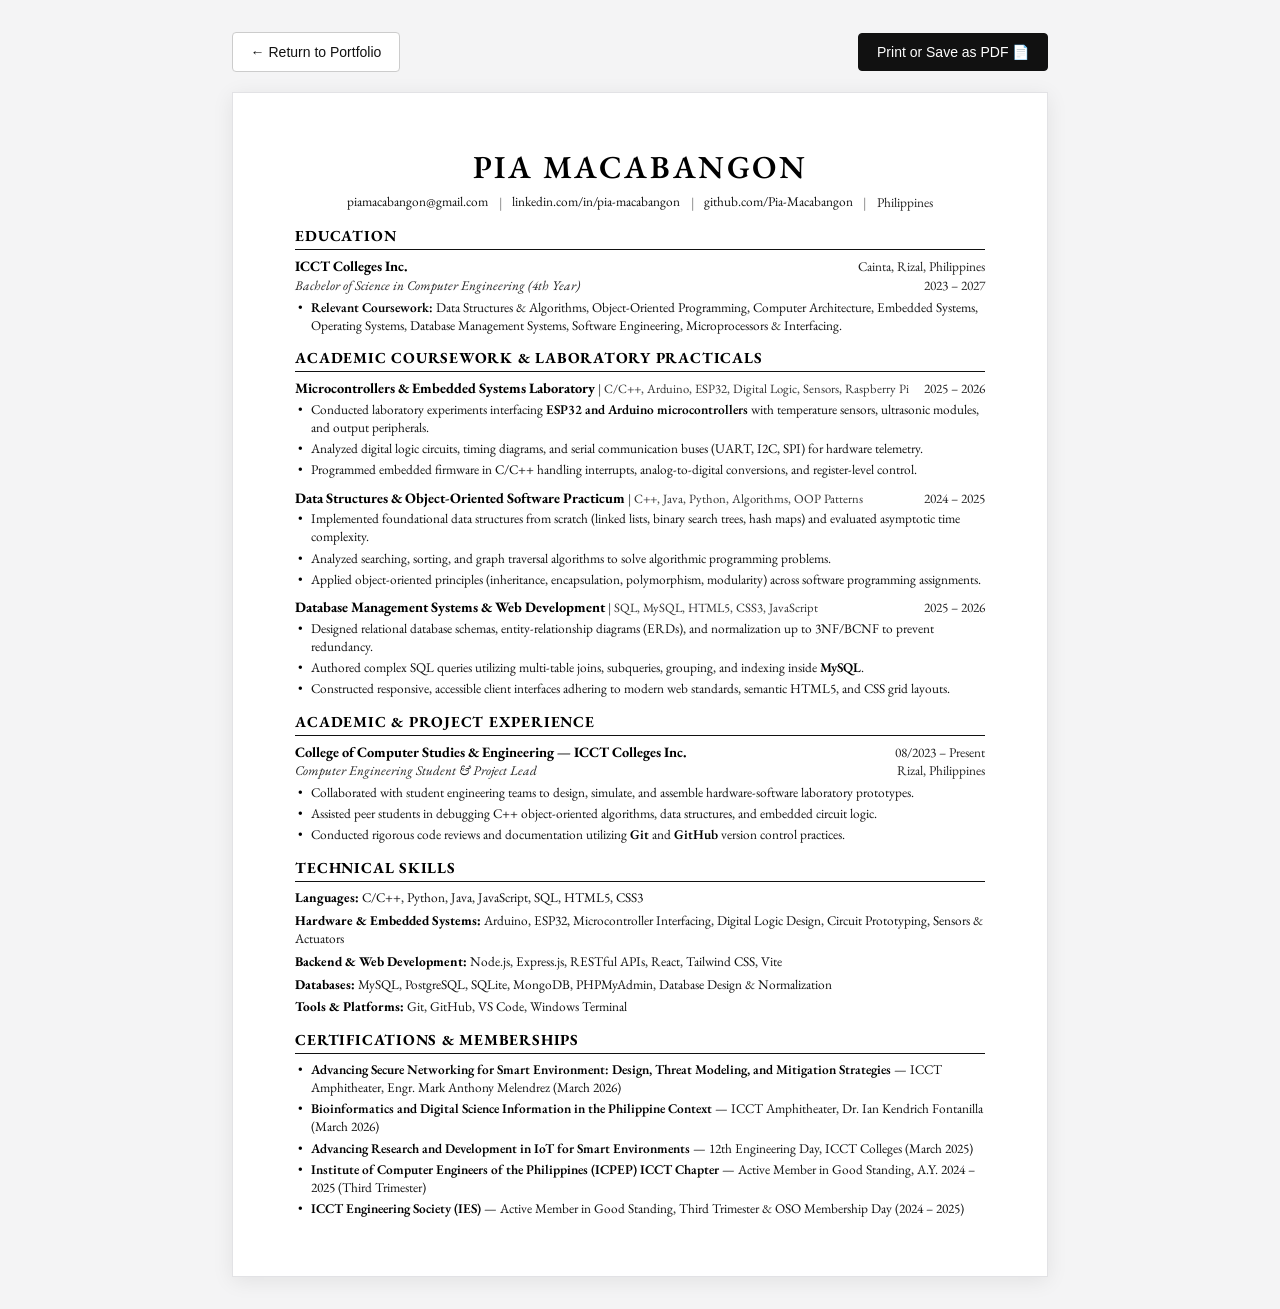
<file: resume.html>
<!doctype html>
<html lang="en">
<head>
  <meta charset="utf-8">
  <meta name="viewport" content="width=device-width, initial-scale=1">
  <title>Resume — Pia Macabangon</title>
  <meta name="description" content="Resume of Pia Macabangon, 4th Year BS Computer Engineering student at ICCT Colleges Inc.">
  <link rel="preconnect" href="https://fonts.googleapis.com">
  <link rel="preconnect" href="https://fonts.gstatic.com" crossorigin>
  <link rel="stylesheet" href="https://fonts.googleapis.com/css2?family=Cinzel:wght@500;600;700&family=EB+Garamond:ital,wght@0,400;0,500;0,600;0,700;1,400;1,600&family=JetBrains+Mono:wght@400;500&display=swap">

  <style>
    /* CSS Reset & Base */
    *, *::before, *::after {
      box-sizing: border-box;
      margin: 0;
      padding: 0;
    }

    body {
      background-color: #f4f4f5;
      color: #111;
      font-family: "EB Garamond", "Times New Roman", Times, Georgia, serif;
      font-size: 11pt;
      line-height: 1.35;
      padding: 2rem 1rem;
      display: flex;
      flex-direction: column;
      align-items: center;
    }

    /* Print & Action Bar */
    .action-bar {
      width: 100%;
      max-width: 8.5in;
      display: flex;
      justify-content: space-between;
      align-items: center;
      margin-bottom: 1.25rem;
      font-family: -apple-system, BlinkMacSystemFont, "Segoe UI", Roboto, sans-serif;
    }

    .action-btn {
      display: inline-flex;
      align-items: center;
      gap: 0.5rem;
      padding: 0.6rem 1.1rem;
      background-color: #111;
      color: #fff;
      text-decoration: none;
      font-size: 0.875rem;
      font-weight: 500;
      border-radius: 4px;
      border: 1px solid #111;
      cursor: pointer;
      transition: all 0.15s ease;
    }

    .action-btn:hover {
      background-color: #333;
    }

    .action-btn.secondary {
      background-color: #fff;
      color: #111;
      border-color: #ccc;
    }

    .action-btn.secondary:hover {
      background-color: #f0f0f0;
    }

    /* Resume Document Sheet (matches 8.5 x 11 inch paper) */
    .resume-sheet {
      width: 100%;
      max-width: 8.5in;
      min-height: 11in;
      background: #ffffff;
      padding: 0.55in 0.65in;
      box-shadow: 0 4px 20px rgba(0, 0, 0, 0.08);
      border: 1px solid #e2e2e5;
    }

    /* Header Section */
    .resume-header {
      text-align: center;
      margin-bottom: 0.9rem;
    }

    .resume-name {
      font-family: "EB Garamond", "Times New Roman", Times, serif;
      font-size: 24pt;
      font-weight: 600;
      letter-spacing: 0.08em;
      text-transform: uppercase;
      margin-bottom: 0.25rem;
      color: #000;
    }

    .resume-contacts {
      font-size: 10pt;
      display: flex;
      flex-wrap: wrap;
      justify-content: center;
      align-items: center;
      gap: 0.4rem 0.65rem;
      color: #222;
    }

    .resume-contacts a {
      color: #111;
      text-decoration: none;
      border-bottom: 1px solid transparent;
      display: inline-flex;
      align-items: center;
      gap: 0.25rem;
    }

    .resume-contacts a:hover {
      border-bottom-color: #111;
    }

    .contact-sep {
      color: #777;
    }

    /* Section Styling */
    .section-title {
      font-size: 11.5pt;
      font-weight: 700;
      text-transform: uppercase;
      letter-spacing: 0.05em;
      border-bottom: 1px solid #111;
      padding-bottom: 2px;
      margin-top: 0.85rem;
      margin-bottom: 0.45rem;
      color: #000;
    }

    /* Item Blocks */
    .resume-item {
      margin-bottom: 0.6rem;
    }

    .item-header-row {
      display: flex;
      justify-content: space-between;
      align-items: baseline;
      font-size: 10.75pt;
    }

    .item-title-bold {
      font-weight: 700;
      color: #000;
    }

    .item-meta-right {
      font-size: 10pt;
      color: #222;
      font-style: normal;
    }

    .item-sub-row {
      display: flex;
      justify-content: space-between;
      align-items: baseline;
      font-size: 10pt;
      margin-bottom: 0.25rem;
    }

    .item-subtitle {
      font-style: italic;
      color: #222;
    }

    .tech-stack-tag {
      font-style: normal;
      font-size: 9.5pt;
      color: #333;
    }

    /* Bullet List */
    .resume-bullets {
      list-style-type: none;
      padding-left: 1rem;
      margin: 0.15rem 0 0.35rem 0;
    }

    .resume-bullets li {
      position: relative;
      font-size: 10pt;
      line-height: 1.35;
      color: #111;
      margin-bottom: 0.2rem;
    }

    .resume-bullets li::before {
      content: "•";
      position: absolute;
      left: -0.85rem;
      top: 0;
      color: #000;
    }

    .resume-bullets strong {
      font-weight: 600;
      color: #000;
    }

    /* Skills Grid / Block */
    .skills-block {
      font-size: 10pt;
      line-height: 1.4;
    }

    .skill-category {
      margin-bottom: 0.25rem;
    }

    .skill-category strong {
      font-weight: 700;
      color: #000;
    }

    /* Print Styles */
    @media print {
      body {
        background: #fff;
        padding: 0;
      }

      .action-bar {
        display: none !important;
      }

      .resume-sheet {
        border: none;
        box-shadow: none;
        padding: 0.4in 0.5in;
        max-width: 100%;
        min-height: auto;
      }

      @page {
        size: letter;
        margin: 0.4in 0.5in;
      }
    }
  </style>
</head>
<body>

  <!-- Top Action Bar (Hidden when printing or saving as PDF) -->
  <div class="action-bar">
    <a class="action-btn secondary" href="index.html">
      <span>&larr; Return to Portfolio</span>
    </a>
    <div style="display: flex; gap: 0.75rem;">
      <button class="action-btn" onclick="window.print()">
        <span>Print or Save as PDF 📄</span>
      </button>
    </div>
  </div>

  <!-- RESUME SHEET (MATCHES EXACT JAKE'S LATEX FORMAT) -->
  <main class="resume-sheet">

    <!-- HEADER -->
    <header class="resume-header">
      <h1 class="resume-name">Pia Macabangon</h1>
      <div class="resume-contacts">
        <a href="mailto:piamacabangon@gmail.com">piamacabangon@gmail.com</a>
        <span class="contact-sep">|</span>
        <a href="https://linkedin.com/in/pia-macabangon" target="_blank" rel="noopener noreferrer">linkedin.com/in/pia-macabangon</a>
        <span class="contact-sep">|</span>
        <a href="https://github.com/Pia-Macabangon" target="_blank" rel="noopener noreferrer">github.com/Pia-Macabangon</a>
        <span class="contact-sep">|</span>
        <span>Philippines</span>
      </div>
    </header>

    <!-- EDUCATION -->
    <section>
      <h2 class="section-title">Education</h2>

      <div class="resume-item">
        <div class="item-header-row">
          <span class="item-title-bold">ICCT Colleges Inc.</span>
          <span class="item-meta-right">Cainta, Rizal, Philippines</span>
        </div>
        <div class="item-sub-row">
          <span class="item-subtitle">Bachelor of Science in Computer Engineering (4th Year)</span>
          <span class="item-meta-right">2023 &ndash; 2027</span>
        </div>
        <ul class="resume-bullets">
          <li><strong>Relevant Coursework:</strong> Data Structures &amp; Algorithms, Object-Oriented Programming, Computer Architecture, Embedded Systems, Operating Systems, Database Management Systems, Software Engineering, Microprocessors &amp; Interfacing.</li>
        </ul>
      </div>
    </section>

    <!-- ACADEMIC COURSEWORK & LABORATORY PRACTICALS -->
    <section>
      <h2 class="section-title">Academic Coursework &amp; Laboratory Practicals</h2>

      <!-- Practicum 1 -->
      <div class="resume-item">
        <div class="item-header-row">
          <div>
            <span class="item-title-bold">Microcontrollers &amp; Embedded Systems Laboratory</span>
            <span class="tech-stack-tag">| C/C++, Arduino, ESP32, Digital Logic, Sensors, Raspberry Pi</span>
          </div>
          <span class="item-meta-right">2025 &ndash; 2026</span>
        </div>
        <ul class="resume-bullets">
          <li>Conducted laboratory experiments interfacing <strong>ESP32 and Arduino microcontrollers</strong> with temperature sensors, ultrasonic modules, and output peripherals.</li>
          <li>Analyzed digital logic circuits, timing diagrams, and serial communication buses (UART, I2C, SPI) for hardware telemetry.</li>
          <li>Programmed embedded firmware in C/C++ handling interrupts, analog-to-digital conversions, and register-level control.</li>
        </ul>
      </div>

      <!-- Practicum 2 -->
      <div class="resume-item">
        <div class="item-header-row">
          <div>
            <span class="item-title-bold">Data Structures &amp; Object-Oriented Software Practicum</span>
            <span class="tech-stack-tag">| C++, Java, Python, Algorithms, OOP Patterns</span>
          </div>
          <span class="item-meta-right">2024 &ndash; 2025</span>
        </div>
        <ul class="resume-bullets">
          <li>Implemented foundational data structures from scratch (linked lists, binary search trees, hash maps) and evaluated asymptotic time complexity.</li>
          <li>Analyzed searching, sorting, and graph traversal algorithms to solve algorithmic programming problems.</li>
          <li>Applied object-oriented principles (inheritance, encapsulation, polymorphism, modularity) across software programming assignments.</li>
        </ul>
      </div>

      <!-- Practicum 3 -->
      <div class="resume-item">
        <div class="item-header-row">
          <div>
            <span class="item-title-bold">Database Management Systems &amp; Web Development</span>
            <span class="tech-stack-tag">| SQL, MySQL, HTML5, CSS3, JavaScript</span>
          </div>
          <span class="item-meta-right">2025 &ndash; 2026</span>
        </div>
        <ul class="resume-bullets">
          <li>Designed relational database schemas, entity-relationship diagrams (ERDs), and normalization up to 3NF/BCNF to prevent redundancy.</li>
          <li>Authored complex SQL queries utilizing multi-table joins, subqueries, grouping, and indexing inside <strong>MySQL</strong>.</li>
          <li>Constructed responsive, accessible client interfaces adhering to modern web standards, semantic HTML5, and CSS grid layouts.</li>
        </ul>
      </div>
    </section>

    <!-- ACADEMIC & PRACTICAL EXPERIENCE -->
    <section>
      <h2 class="section-title">Academic &amp; Project Experience</h2>

      <div class="resume-item">
        <div class="item-header-row">
          <span class="item-title-bold">College of Computer Studies &amp; Engineering &mdash; ICCT Colleges Inc.</span>
          <span class="item-meta-right">08/2023 &ndash; Present</span>
        </div>
        <div class="item-sub-row">
          <span class="item-subtitle">Computer Engineering Student &amp; Project Lead</span>
          <span class="item-meta-right">Rizal, Philippines</span>
        </div>
        <ul class="resume-bullets">
          <li>Collaborated with student engineering teams to design, simulate, and assemble hardware-software laboratory prototypes.</li>
          <li>Assisted peer students in debugging C++ object-oriented algorithms, data structures, and embedded circuit logic.</li>
          <li>Conducted rigorous code reviews and documentation utilizing <strong>Git</strong> and <strong>GitHub</strong> version control practices.</li>
        </ul>
      </div>
    </section>

    <!-- TECHNICAL SKILLS (REPLACED ACHIEVEMENTS & ACTIVITIES) -->
    <section>
      <h2 class="section-title">Technical Skills</h2>

      <div class="skills-block">
        <div class="skill-category">
          <strong>Languages:</strong> C/C++, Python, Java, JavaScript, SQL, HTML5, CSS3
        </div>
        <div class="skill-category">
          <strong>Hardware &amp; Embedded Systems:</strong> Arduino, ESP32, Microcontroller Interfacing, Digital Logic Design, Circuit Prototyping, Sensors &amp; Actuators
        </div>
        <div class="skill-category">
          <strong>Backend &amp; Web Development:</strong> Node.js, Express.js, RESTful APIs, React, Tailwind CSS, Vite
        </div>
        <div class="skill-category">
          <strong>Databases:</strong> MySQL, PostgreSQL, SQLite, MongoDB, PHPMyAdmin, Database Design &amp; Normalization
        </div>
        <div class="skill-category">
          <strong>Tools &amp; Platforms:</strong> Git, GitHub, VS Code, Windows Terminal
        </div>
      </div>
    </section>

    <!-- CERTIFICATIONS & MEMBERSHIPS -->
    <section>
      <h2 class="section-title">Certifications &amp; Memberships</h2>
      <ul class="resume-bullets" style="margin-top: 0.25rem;">
        <li><strong>Advancing Secure Networking for Smart Environment: Design, Threat Modeling, and Mitigation Strategies</strong> &mdash; ICCT Amphitheater, Engr. Mark Anthony Melendrez (March 2026)</li>
        <li><strong>Bioinformatics and Digital Science Information in the Philippine Context</strong> &mdash; ICCT Amphitheater, Dr. Ian Kendrich Fontanilla (March 2026)</li>
        <li><strong>Advancing Research and Development in IoT for Smart Environments</strong> &mdash; 12th Engineering Day, ICCT Colleges (March 2025)</li>
        <li><strong>Institute of Computer Engineers of the Philippines (ICPEP) ICCT Chapter</strong> &mdash; Active Member in Good Standing, A.Y. 2024 &ndash; 2025 (Third Trimester)</li>
        <li><strong>ICCT Engineering Society (IES)</strong> &mdash; Active Member in Good Standing, Third Trimester &amp; OSO Membership Day (2024 &ndash; 2025)</li>
      </ul>
    </section>

  </main>

</body>
</html>
</file>
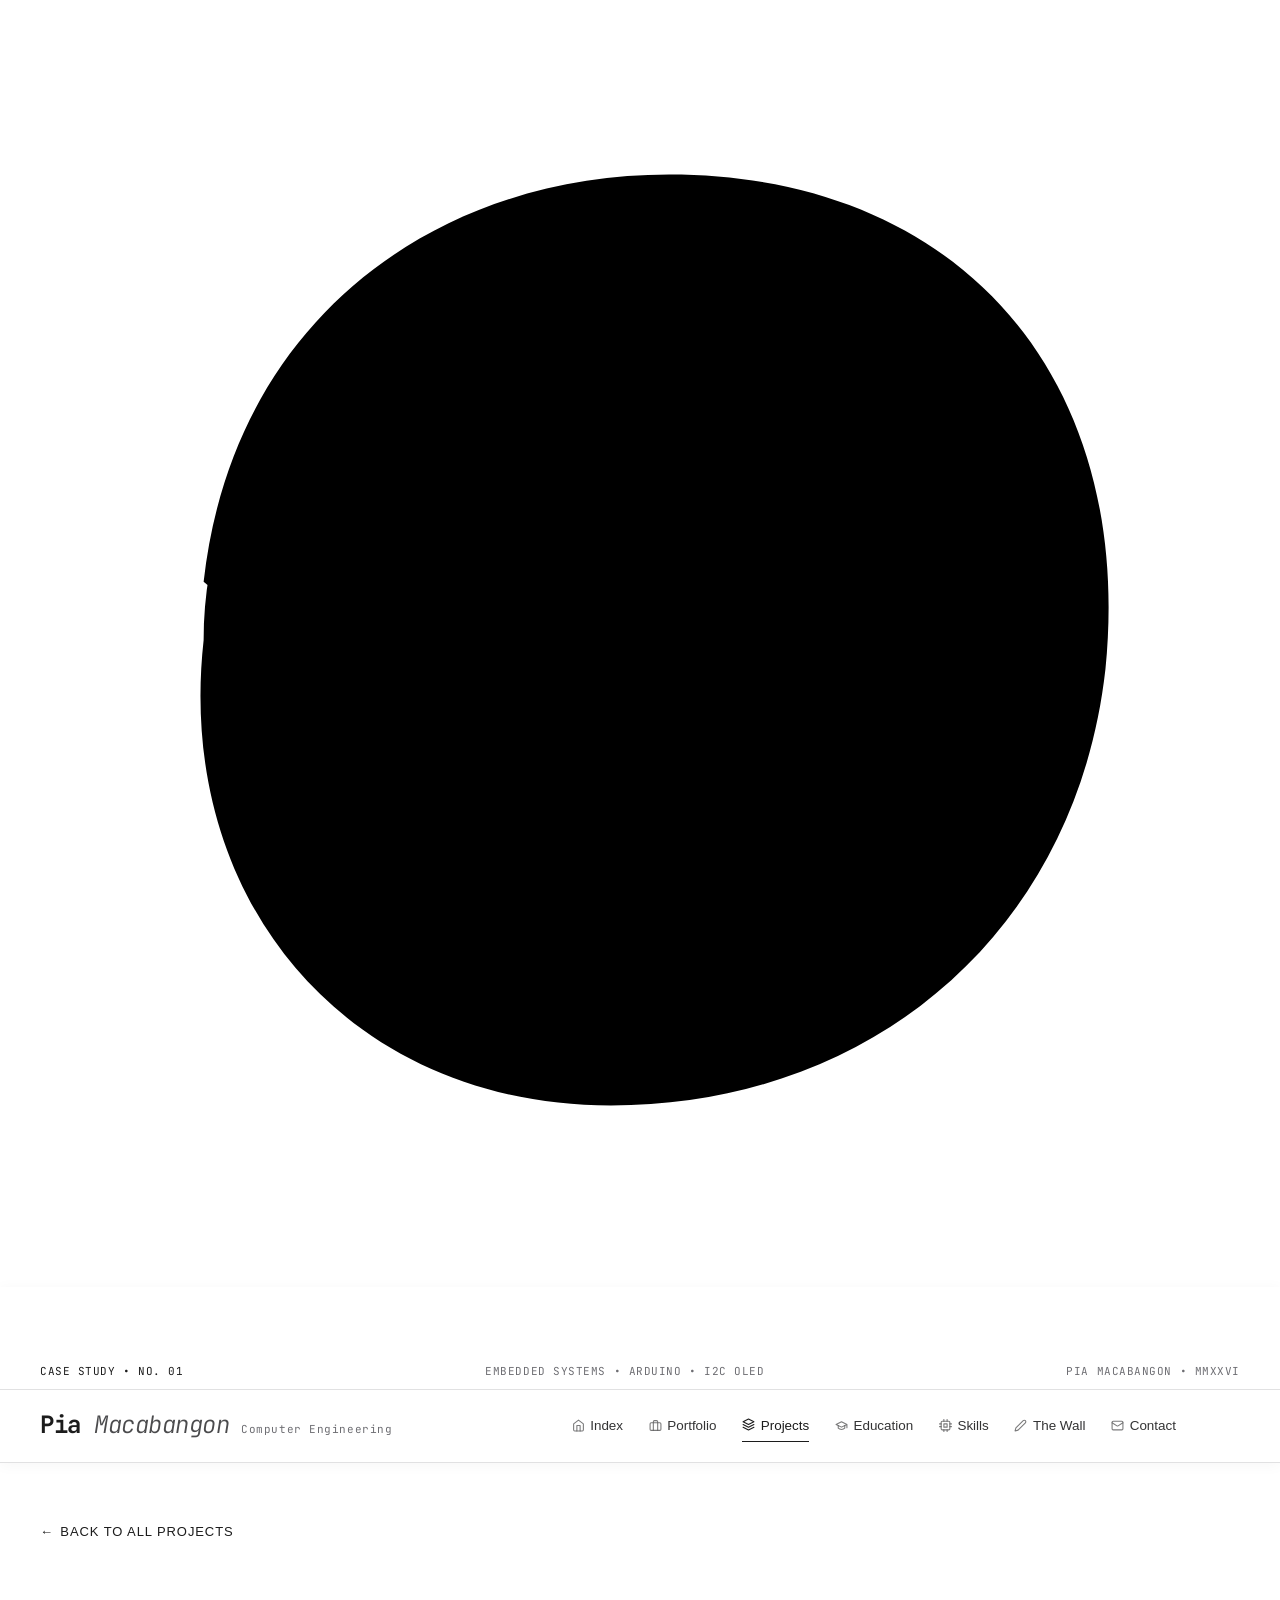
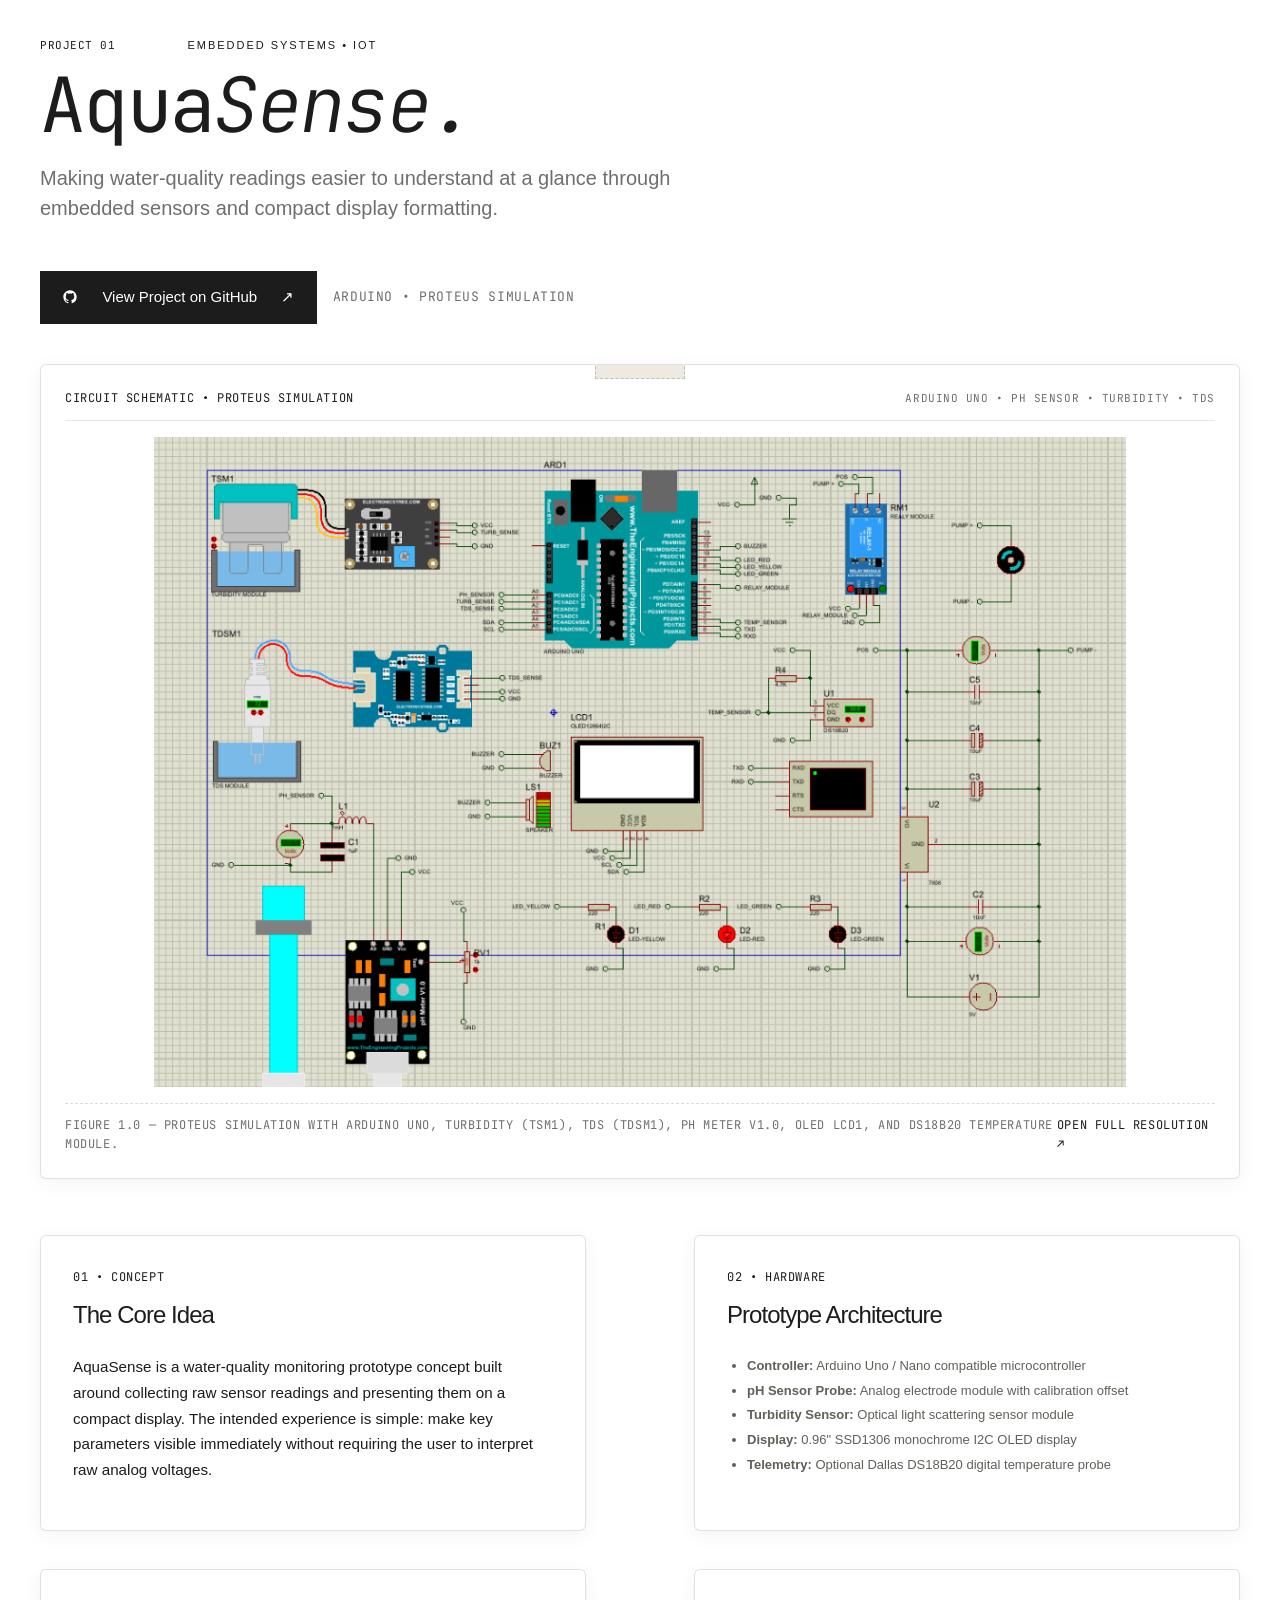
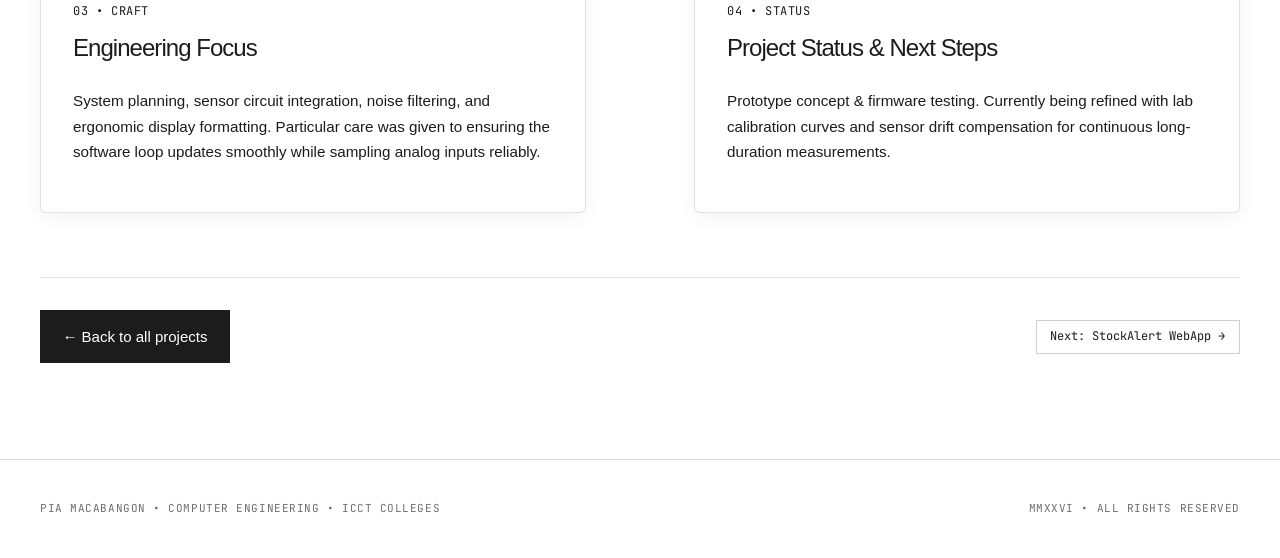
<file: projects/aquasense.html>
<!DOCTYPE html>
<html lang="en">
<head>
  <meta charset="UTF-8">
  <meta name="viewport" content="width=device-width, initial-scale=1">
  <title>AquaSense &mdash; Pia Macabangon</title>
  <meta name="description" content="AquaSense &mdash; Arduino-based water-quality monitoring prototype concept by Pia Macabangon.">
  <link rel="preconnect" href="https://fonts.googleapis.com">
  <link rel="preconnect" href="https://fonts.gstatic.com" crossorigin>
  <link href="https://fonts.googleapis.com/css2?family=Fraunces:ital,opsz,wght@0,9..144,300..800;1,9..144,300..800&family=Inter+Tight:ital,wght@0,300..800;1,300..800&family=JetBrains+Mono:ital,wght@0,300..700;1,300..700&family=Reenie+Beanie&display=swap" rel="stylesheet">
  <link rel="stylesheet" href="../style.css">
  <link rel="stylesheet" href="project.css">
  <script src="../script.js" defer></script>
</head>
<body class="editorial-body">

  <!-- Background Fading Pencil / Ink Trail Canvas -->
  <canvas id="ink-trail" aria-hidden="true"></canvas>

  <!-- Hand-Drawn Sketch Cursor -->
  <div id="sketch-cursor" class="sketch-cursor" aria-hidden="true">
    <svg viewBox="0 0 44 44">
      <path d="M 7,20 C 8,11 15,6 23,6 C 33,6 39,13 38,23 C 37,32 30,38 21,38 C 12,38 6,31 7,22 C 7,16 11,10 18,8 C 26,6 34,10 36,18 C 38,26 33,34 25,35" stroke-linecap="round"/>
      <path d="M 12,18 C 15,11 22,9 29,12 C 35,15 36,23 33,29 C 30,34 23,35 17,32 C 12,29 11,22 15,17" stroke-linecap="round"/>
    </svg>
  </div>

  <!-- Header -->
  <header class="site-header">
    <div class="top-issue-bar meta-mono">
      <div class="container-editorial" style="display: flex; justify-content: space-between; align-items: center;">
        <span class="text-oxblood font-semibold">CASE STUDY &bull; NO. 01</span>
        <span>EMBEDDED SYSTEMS &bull; ARDUINO &bull; I2C OLED</span>
        <span>PIA MACABANGON &bull; MMXXVI</span>
      </div>
    </div>

    <div class="header-inner container-editorial">
      <a class="wordmark" href="../index.html" aria-label="Pia Macabangon — Home">
        <span class="wordmark-title">Pia <span class="display-italic" style="color: rgba(15, 15, 17, 0.75);">Macabangon</span></span>
        <span class="wordmark-meta">Computer Engineering</span>
      </a>

      <nav class="site-nav" aria-label="Primary navigation">
        <a class="nav-link" href="../index.html">
          <svg class="nav-icon" viewBox="0 0 24 24" aria-hidden="true"><path d="m3 9 9-7 9 7v11a2 2 0 0 1-2 2H5a2 2 0 0 1-2-2z"/><polyline points="9 22 9 12 15 12 15 22"/></svg>
          <span>Index</span>
        </a>
        <a class="nav-link" href="../about.html">
          <svg class="nav-icon" viewBox="0 0 24 24" aria-hidden="true"><rect width="20" height="14" x="2" y="7" rx="2"/><path d="M16 21V5a2 2 0 0 0-2-2h-4a2 2 0 0 0-2 2v16"/></svg>
          <span>Portfolio</span>
        </a>
        <a class="nav-link" href="../index.html#projects" aria-current="page">
          <svg class="nav-icon" viewBox="0 0 24 24" aria-hidden="true"><polygon points="12 2 2 7 12 12 22 7 12 2"/><polyline points="2 17 12 22 22 17"/><polyline points="2 12 12 17 22 12"/></svg>
          <span>Projects</span>
        </a>
        <a class="nav-link" href="../about.html#experience">
          <svg class="nav-icon" viewBox="0 0 24 24" aria-hidden="true"><path d="M22 10v6M2 10l10-5 10 5-10 5z"/><path d="M6 12v5c3 3 9 3 12 0v-5"/></svg>
          <span>Education</span>
        </a>
        <a class="nav-link" href="../about.html#skills">
          <svg class="nav-icon" viewBox="0 0 24 24" aria-hidden="true"><rect x="4" y="4" width="16" height="16" rx="2"/><rect x="9" y="9" width="6" height="6"/><line x1="9" y1="1" x2="9" y2="4"/><line x1="15" y1="1" x2="15" y2="4"/><line x1="9" y1="20" x2="9" y2="23"/><line x1="15" y1="20" x2="15" y2="23"/><line x1="20" y1="9" x2="23" y2="9"/><line x1="20" y1="14" x2="23" y2="14"/><line x1="1" y1="9" x2="4" y2="9"/><line x1="1" y1="14" x2="4" y2="14"/></svg>
          <span>Skills</span>
        </a>
        <a class="nav-link" href="../index.html#the-wall">
          <svg class="nav-icon" viewBox="0 0 24 24" aria-hidden="true"><path d="M17 3a2.828 2.828 0 1 1 4 4L7.5 20.5 2 22l1.5-5.5L17 3z"/></svg>
          <span>The Wall</span>
        </a>
        <a class="nav-link" href="../index.html#connect">
          <svg class="nav-icon" viewBox="0 0 24 24" aria-hidden="true"><rect width="20" height="16" x="2" y="4" rx="2"/><path d="m22 7-8.97 5.7a1.94 1.94 0 0 1-2.06 0L2 7"/></svg>
          <span>Contact</span>
        </a>
      </nav>

      <div class="header-cta-group">
        <a class="btn-commission" href="../resume.html" target="_blank" rel="noopener noreferrer">
          <span>View CV / Resume</span>
          <span style="font-size: 0.85rem;" aria-hidden="true">↗</span>
        </a>
      </div>
    </div>
  </header>

  <!-- Project Content -->
  <main class="container-editorial" style="padding-top: 3.5rem; padding-bottom: 6rem;">
    <div style="margin-bottom: 2rem;">
      <a class="back-link meta-mono" href="../index.html#projects" style="color: var(--color-oxblood); font-size: 0.8125rem; text-decoration: none; display: inline-flex; align-items: center; gap: 0.4rem;">
        <span>&larr;</span> <span>BACK TO ALL PROJECTS</span>
      </a>
    </div>

    <div class="section-eyebrow" style="margin-bottom: 0.75rem;">
      <span class="meta-mono text-oxblood font-semibold">PROJECT 01</span>
      <span class="eyebrow-line"></span>
      <span class="label-eyebrow">EMBEDDED SYSTEMS &bull; IOT</span>
    </div>

    <h1 class="font-display" style="font-size: clamp(2.75rem, 6vw, 4.75rem); font-weight: 400; line-height: 1; letter-spacing: -0.035em; color: var(--color-ink); margin: 0 0 1.25rem;">
      Aqua<span class="display-italic" style="color: var(--color-oxblood);">Sense.</span>
    </h1>

    <p style="font-size: 1.25rem; line-height: 1.5; color: var(--color-ash); max-width: 720px; margin: 0 0 3rem;">
      Making water-quality readings easier to understand at a glance through embedded sensors and compact display formatting.
    </p>

    <div style="display: flex; flex-wrap: wrap; gap: 1rem; align-items: center; margin-bottom: 2.5rem;">
      <a class="btn-primary-folio" href="https://github.com/Pia-Macabangon/AquaSense" target="_blank" rel="noopener noreferrer">
        <svg width="16" height="16" viewBox="0 0 24 24" fill="currentColor" aria-hidden="true"><path fill-rule="evenodd" clip-rule="evenodd" d="M12 2C6.477 2 2 6.484 2 12.017c0 4.425 2.865 8.18 6.839 9.504.5.092.682-.217.682-.483 0-.237-.008-.868-.013-1.703-2.782.605-3.369-1.343-3.369-1.343-.454-1.158-1.11-1.466-1.11-1.466-.908-.62.069-.608.069-.608 1.003.07 1.53 1.032 1.53 1.032.892 1.53 2.341 1.088 2.91.832.092-.647.35-1.088.636-1.338-2.22-.253-4.555-1.113-4.555-4.951 0-1.093.39-1.988 1.029-2.688-.103-.253-.446-1.272.098-2.65 0 0 .84-.27 2.75 1.026A9.564 9.564 0 0112 6.844c.85.004 1.705.115 2.504.337 1.909-1.296 2.747-1.027 2.747-1.027.546 1.379.202 2.398.1 2.651.64.7 1.028 1.595 1.028 2.688 0 3.848-2.339 4.695-4.566 4.943.359.309.678.92.678 1.855 0 1.338-.012 2.419-.012 2.747 0 .268.18.58.688.482A10.019 10.019 0 0022 12.017C22 6.484 17.522 2 12 2z"/></svg>
        <span>View Project on GitHub</span>
        <span aria-hidden="true">&nearr;</span>
      </a>
      <span class="meta-mono text-ash" style="font-size: 0.8125rem;">ARDUINO &bull; PROTEUS SIMULATION</span>
    </div>

    <!-- Circuit Schematic Showcase Card -->
    <div class="art-sheet" style="padding: 1.5rem; background: #ffffff; border: 1px solid rgba(15, 15, 17, 0.15); border-radius: 4px; box-shadow: 0 10px 35px rgba(15, 15, 17, 0.08); margin-bottom: 3.5rem;">
      <span class="paper-tape" aria-hidden="true"></span>
      <div style="display: flex; justify-content: space-between; align-items: center; margin-bottom: 1rem; border-bottom: 1px solid rgba(15, 15, 17, 0.1); padding-bottom: 0.75rem;">
        <span class="meta-mono text-oxblood font-semibold" style="font-size: 0.75rem;">CIRCUIT SCHEMATIC &bull; PROTEUS SIMULATION</span>
        <span class="meta-mono text-ash" style="font-size: 0.6875rem;">ARDUINO UNO &bull; PH SENSOR &bull; TURBIDITY &bull; TDS</span>
      </div>
      <div style="overflow: hidden; border-radius: 3px; background: #fff; text-align: center;">
        <img src="../images/projects/aquasense.png" alt="AquaSense complete Arduino sensor circuit diagram simulated in Proteus" style="width: 100%; max-height: 650px; object-fit: contain; display: block; margin: 0 auto;">
      </div>
      <div style="margin-top: 1rem; padding-top: 0.75rem; border-top: 1px dashed rgba(15, 15, 17, 0.15); display: flex; justify-content: space-between; align-items: center;">
        <span class="meta-mono text-ash" style="font-size: 0.75rem;">Figure 1.0 &mdash; Proteus simulation with Arduino Uno, Turbidity (TSM1), TDS (TDSM1), pH Meter V1.0, OLED LCD1, and DS18B20 temperature module.</span>
        <a class="meta-mono" href="../images/projects/aquasense.png" target="_blank" rel="noopener noreferrer" style="color: var(--color-oxblood); font-size: 0.75rem; text-decoration: none;">Open Full Resolution &nearr;</a>
      </div>
    </div>

    <!-- Case Study Grid -->
    <div class="detail-grid" style="margin-top: 3.5rem;">
      <section class="art-sheet" style="padding: 2rem;">
        <span class="meta-mono text-oxblood font-semibold" style="font-size: 0.75rem; display: block; margin-bottom: 0.5rem;">01 &bull; CONCEPT</span>
        <h2 class="font-display" style="font-size: 1.5rem; margin-top: 0; color: var(--color-ink);">The Core Idea</h2>
        <p style="font-size: 0.95rem; line-height: 1.7; color: var(--color-ink);">
          AquaSense is a water-quality monitoring prototype concept built around collecting raw sensor readings and presenting them on a compact display. The intended experience is simple: make key parameters visible immediately without requiring the user to interpret raw analog voltages.
        </p>
      </section>

      <section class="art-sheet" style="padding: 2rem;">
        <span class="meta-mono text-oxblood font-semibold" style="font-size: 0.75rem; display: block; margin-bottom: 0.5rem;">02 &bull; HARDWARE</span>
        <h2 class="font-display" style="font-size: 1.5rem; margin-top: 0; color: var(--color-ink);">Prototype Architecture</h2>
        <ul style="font-size: 0.95rem; line-height: 1.8; color: var(--color-ink); padding-left: 1.25rem;">
          <li><strong>Controller:</strong> Arduino Uno / Nano compatible microcontroller</li>
          <li><strong>pH Sensor Probe:</strong> Analog electrode module with calibration offset</li>
          <li><strong>Turbidity Sensor:</strong> Optical light scattering sensor module</li>
          <li><strong>Display:</strong> 0.96" SSD1306 monochrome I2C OLED display</li>
          <li><strong>Telemetry:</strong> Optional Dallas DS18B20 digital temperature probe</li>
        </ul>
      </section>

      <section class="art-sheet" style="padding: 2rem;">
        <span class="meta-mono text-oxblood font-semibold" style="font-size: 0.75rem; display: block; margin-bottom: 0.5rem;">03 &bull; CRAFT</span>
        <h2 class="font-display" style="font-size: 1.5rem; margin-top: 0; color: var(--color-ink);">Engineering Focus</h2>
        <p style="font-size: 0.95rem; line-height: 1.7; color: var(--color-ink);">
          System planning, sensor circuit integration, noise filtering, and ergonomic display formatting. Particular care was given to ensuring the software loop updates smoothly while sampling analog inputs reliably.
        </p>
      </section>

      <section class="art-sheet" style="padding: 2rem;">
        <span class="meta-mono text-oxblood font-semibold" style="font-size: 0.75rem; display: block; margin-bottom: 0.5rem;">04 &bull; STATUS</span>
        <h2 class="font-display" style="font-size: 1.5rem; margin-top: 0; color: var(--color-ink);">Project Status &amp; Next Steps</h2>
        <p style="font-size: 0.95rem; line-height: 1.7; color: var(--color-ink);">
          Prototype concept &amp; firmware testing. Currently being refined with lab calibration curves and sensor drift compensation for continuous long-duration measurements.
        </p>
      </section>
    </div>

    <div style="margin-top: 4rem; display: flex; justify-content: space-between; align-items: center; border-top: 1px solid rgba(15, 15, 17, 0.12); padding-top: 2rem;">
      <a class="btn-primary-folio" href="../index.html#projects">
        <span>&larr; Back to all projects</span>
      </a>
      <a class="pad-btn" href="stockalert.html">
        <span>Next: StockAlert WebApp &rarr;</span>
      </a>
    </div>
  </main>

  <footer class="site-footer">
    <div class="container-editorial footer-inner meta-mono">
      <span>PIA MACABANGON &bull; COMPUTER ENGINEERING &bull; ICCT COLLEGES</span>
      <span>MMXXVI &bull; ALL RIGHTS RESERVED</span>
    </div>
  </footer>

</body>
</html>
</file>
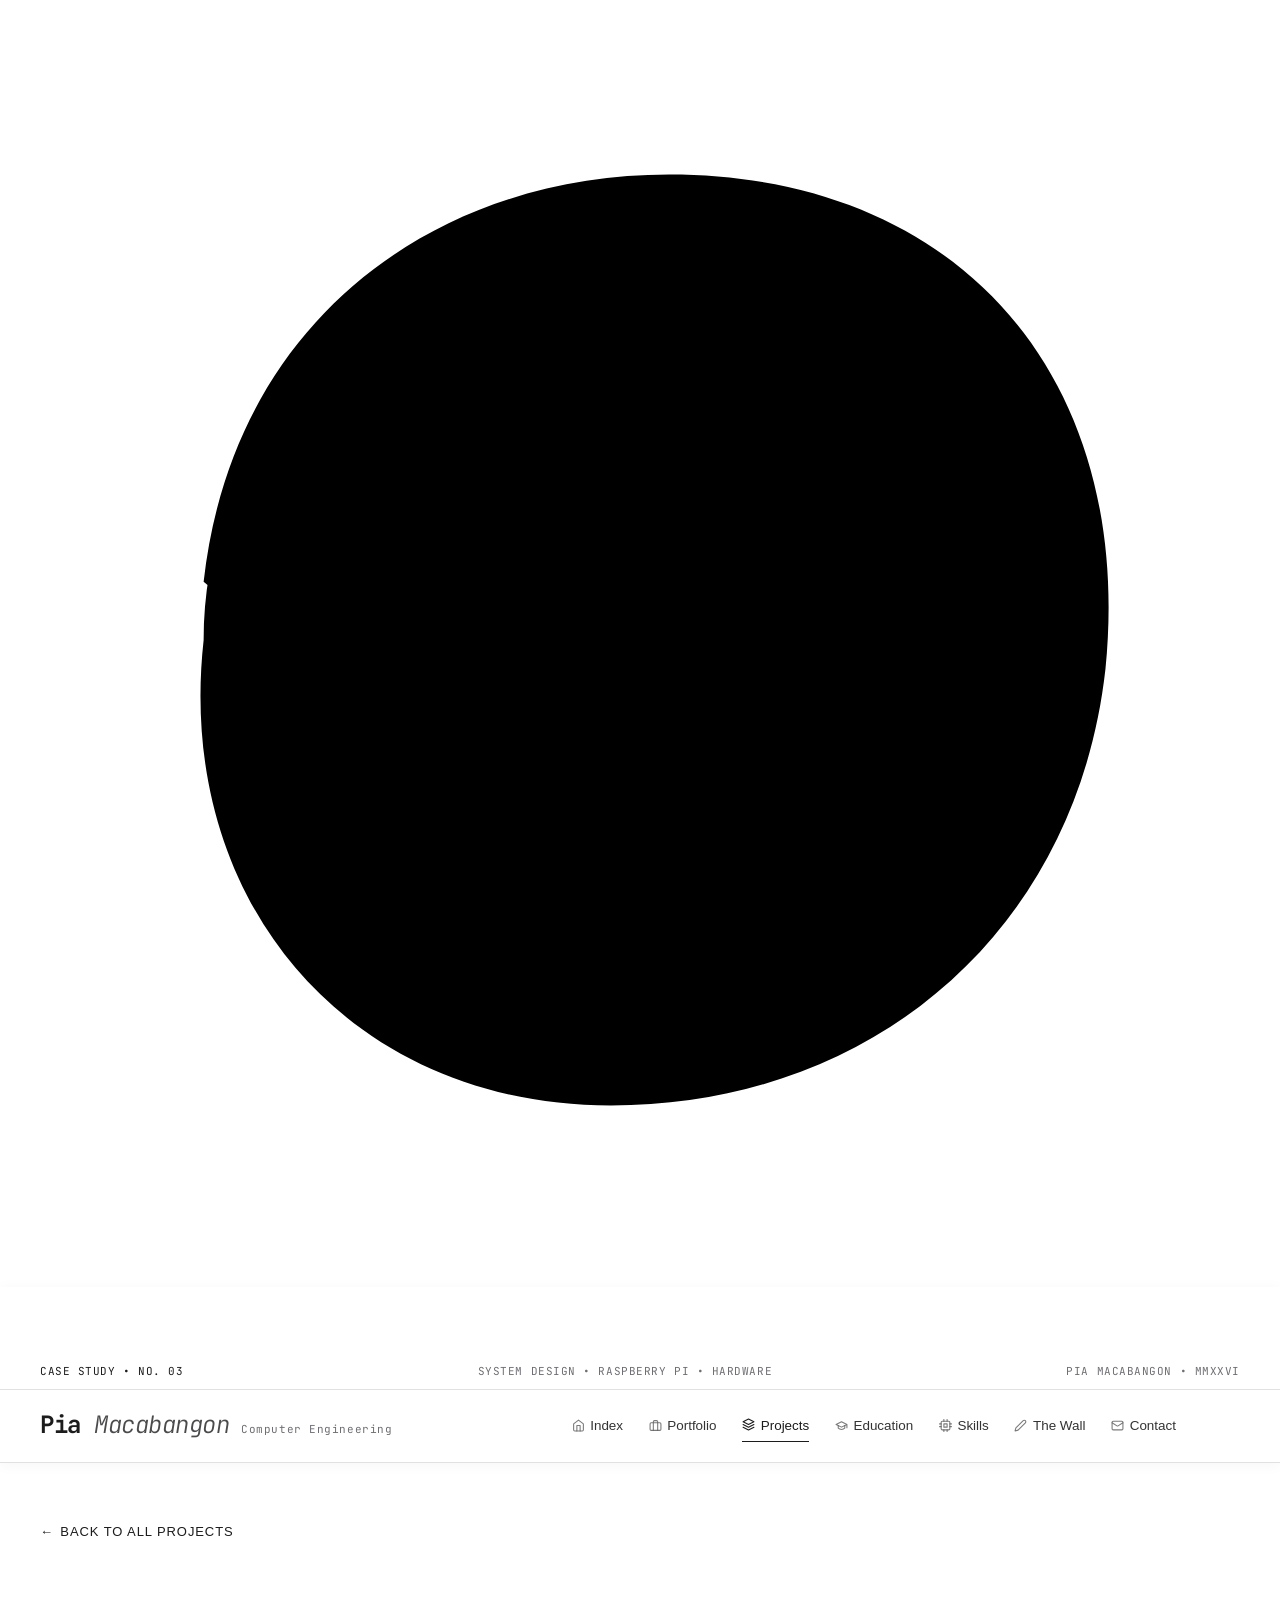
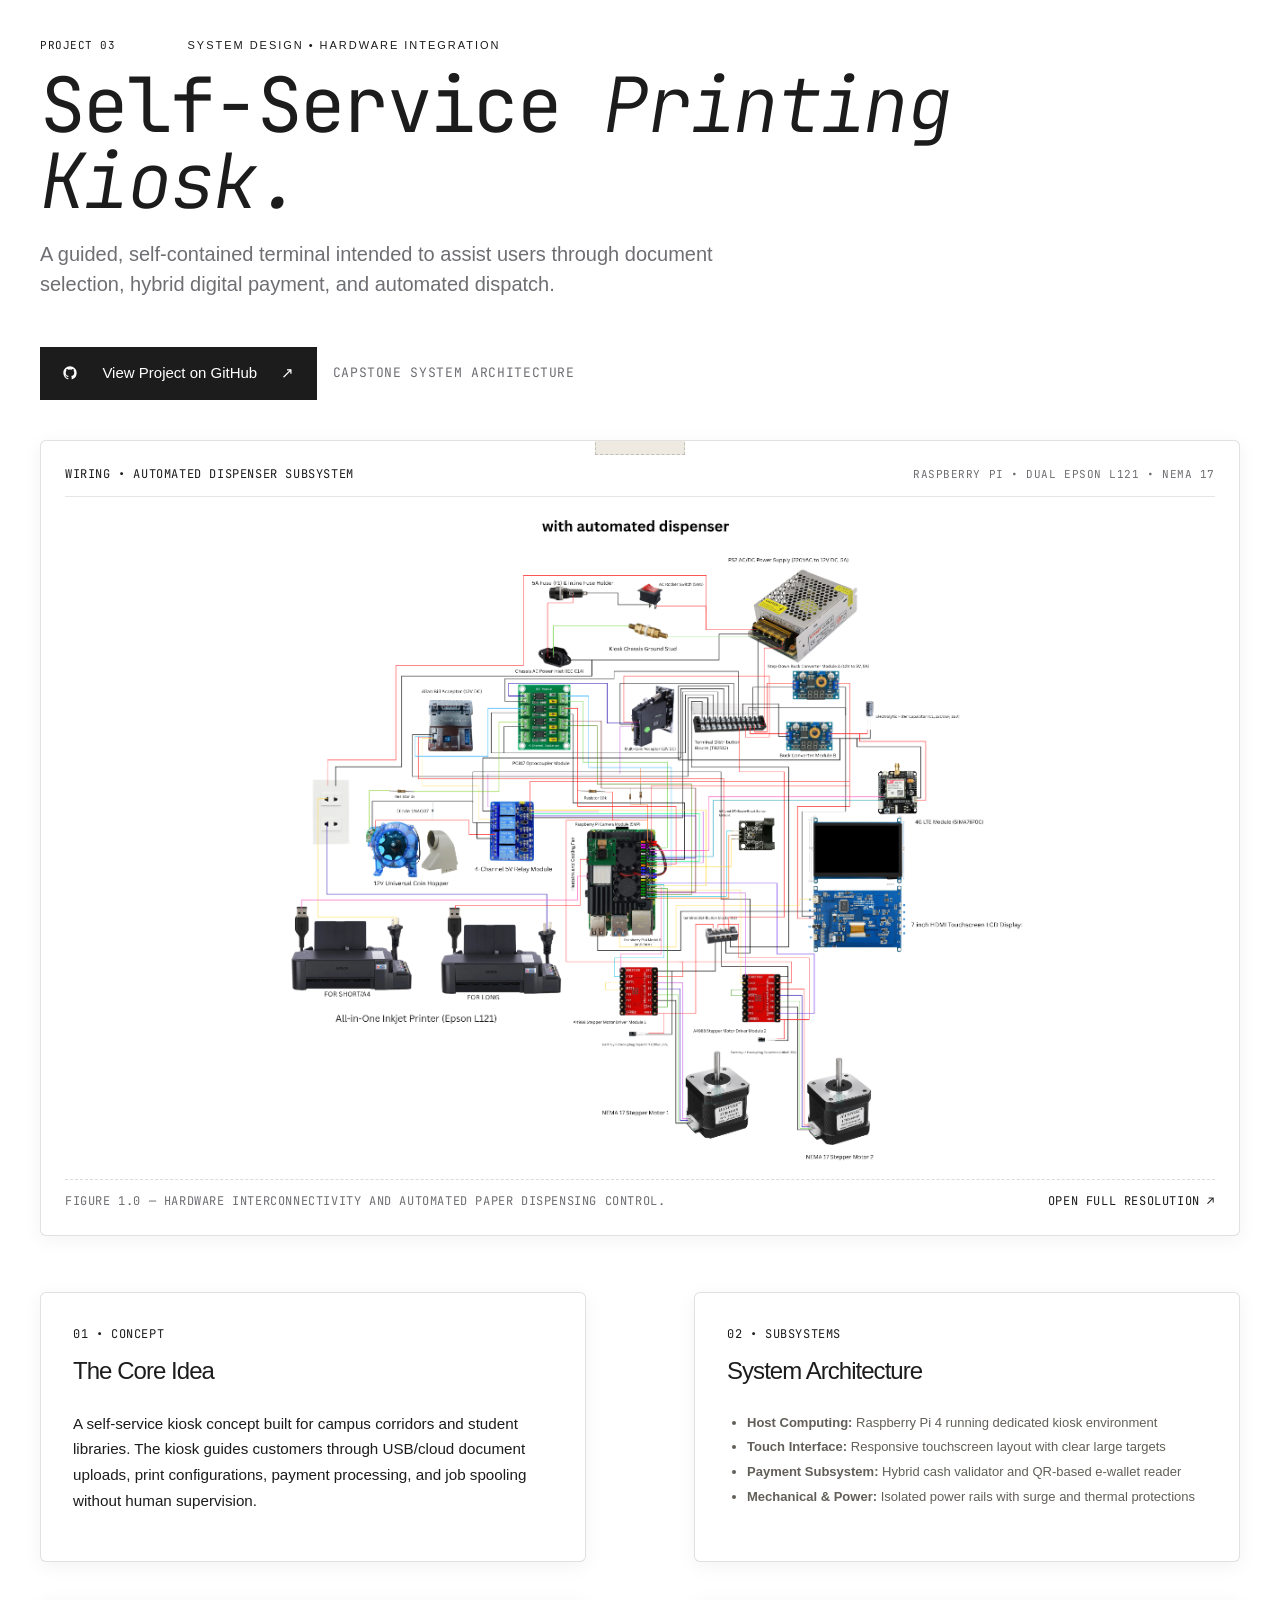
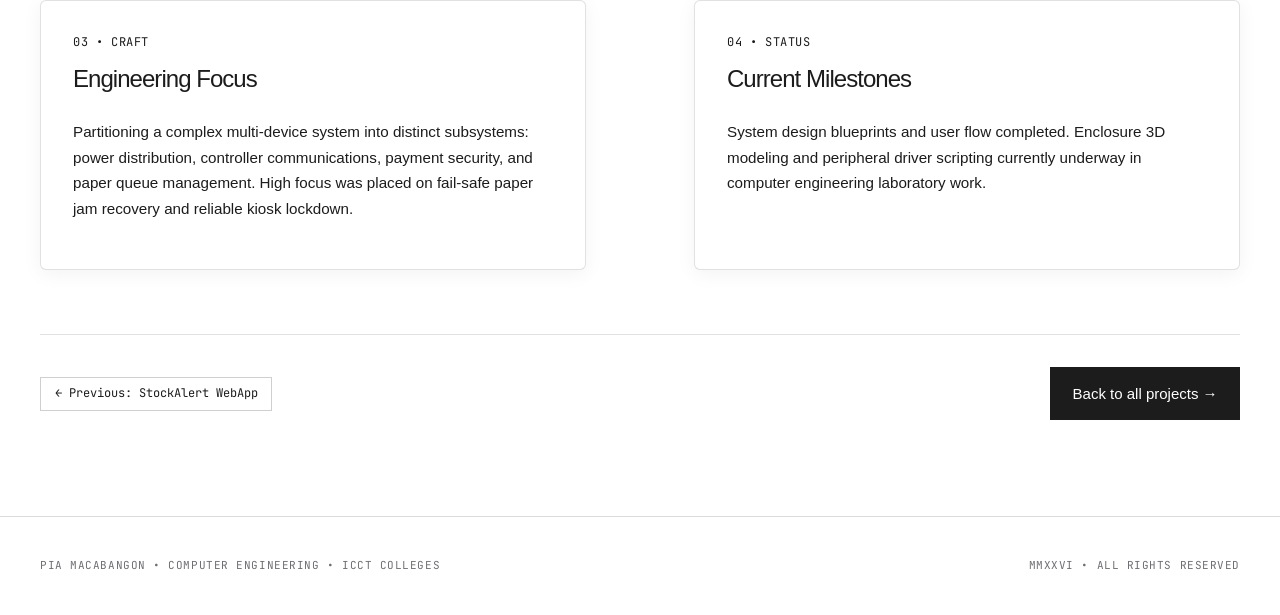
<file: projects/printing-kiosk.html>
<!DOCTYPE html>
<html lang="en">
<head>
  <meta charset="UTF-8">
  <meta name="viewport" content="width=device-width, initial-scale=1">
  <title>Self-Service Printing Kiosk &mdash; Pia Macabangon</title>
  <meta name="description" content="Self-Service Printing Kiosk &mdash; Raspberry Pi automated document dispatch system concept by Pia Macabangon.">
  <link rel="preconnect" href="https://fonts.googleapis.com">
  <link rel="preconnect" href="https://fonts.gstatic.com" crossorigin>
  <link href="https://fonts.googleapis.com/css2?family=Fraunces:ital,opsz,wght@0,9..144,300..800;1,9..144,300..800&family=Inter+Tight:ital,wght@0,300..800;1,300..800&family=JetBrains+Mono:ital,wght@0,300..700;1,300..700&family=Reenie+Beanie&display=swap" rel="stylesheet">
  <link rel="stylesheet" href="../style.css">
  <link rel="stylesheet" href="project.css">
  <script src="../script.js" defer></script>
</head>
<body class="editorial-body">

  <!-- Background Fading Pencil / Ink Trail Canvas -->
  <canvas id="ink-trail" aria-hidden="true"></canvas>

  <!-- Hand-Drawn Sketch Cursor -->
  <div id="sketch-cursor" class="sketch-cursor" aria-hidden="true">
    <svg viewBox="0 0 44 44">
      <path d="M 7,20 C 8,11 15,6 23,6 C 33,6 39,13 38,23 C 37,32 30,38 21,38 C 12,38 6,31 7,22 C 7,16 11,10 18,8 C 26,6 34,10 36,18 C 38,26 33,34 25,35" stroke-linecap="round"/>
      <path d="M 12,18 C 15,11 22,9 29,12 C 35,15 36,23 33,29 C 30,34 23,35 17,32 C 12,29 11,22 15,17" stroke-linecap="round"/>
    </svg>
  </div>

  <!-- Header -->
  <header class="site-header">
    <div class="top-issue-bar meta-mono">
      <div class="container-editorial" style="display: flex; justify-content: space-between; align-items: center;">
        <span class="text-oxblood font-semibold">CASE STUDY &bull; NO. 03</span>
        <span>SYSTEM DESIGN &bull; RASPBERRY PI &bull; HARDWARE</span>
        <span>PIA MACABANGON &bull; MMXXVI</span>
      </div>
    </div>

    <div class="header-inner container-editorial">
      <a class="wordmark" href="../index.html" aria-label="Pia Macabangon — Home">
        <span class="wordmark-title">Pia <span class="display-italic" style="color: rgba(15, 15, 17, 0.75);">Macabangon</span></span>
        <span class="wordmark-meta">Computer Engineering</span>
      </a>

      <nav class="site-nav" aria-label="Primary navigation">
        <a class="nav-link" href="../index.html">
          <svg class="nav-icon" viewBox="0 0 24 24" aria-hidden="true"><path d="m3 9 9-7 9 7v11a2 2 0 0 1-2 2H5a2 2 0 0 1-2-2z"/><polyline points="9 22 9 12 15 12 15 22"/></svg>
          <span>Index</span>
        </a>
        <a class="nav-link" href="../about.html">
          <svg class="nav-icon" viewBox="0 0 24 24" aria-hidden="true"><rect width="20" height="14" x="2" y="7" rx="2"/><path d="M16 21V5a2 2 0 0 0-2-2h-4a2 2 0 0 0-2 2v16"/></svg>
          <span>Portfolio</span>
        </a>
        <a class="nav-link" href="../index.html#projects" aria-current="page">
          <svg class="nav-icon" viewBox="0 0 24 24" aria-hidden="true"><polygon points="12 2 2 7 12 12 22 7 12 2"/><polyline points="2 17 12 22 22 17"/><polyline points="2 12 12 17 22 12"/></svg>
          <span>Projects</span>
        </a>
        <a class="nav-link" href="../about.html#experience">
          <svg class="nav-icon" viewBox="0 0 24 24" aria-hidden="true"><path d="M22 10v6M2 10l10-5 10 5-10 5z"/><path d="M6 12v5c3 3 9 3 12 0v-5"/></svg>
          <span>Education</span>
        </a>
        <a class="nav-link" href="../about.html#skills">
          <svg class="nav-icon" viewBox="0 0 24 24" aria-hidden="true"><rect x="4" y="4" width="16" height="16" rx="2"/><rect x="9" y="9" width="6" height="6"/><line x1="9" y1="1" x2="9" y2="4"/><line x1="15" y1="1" x2="15" y2="4"/><line x1="9" y1="20" x2="9" y2="23"/><line x1="15" y1="20" x2="15" y2="23"/><line x1="20" y1="9" x2="23" y2="9"/><line x1="20" y1="14" x2="23" y2="14"/><line x1="1" y1="9" x2="4" y2="9"/><line x1="1" y1="14" x2="4" y2="14"/></svg>
          <span>Skills</span>
        </a>
        <a class="nav-link" href="../index.html#the-wall">
          <svg class="nav-icon" viewBox="0 0 24 24" aria-hidden="true"><path d="M17 3a2.828 2.828 0 1 1 4 4L7.5 20.5 2 22l1.5-5.5L17 3z"/></svg>
          <span>The Wall</span>
        </a>
        <a class="nav-link" href="../index.html#connect">
          <svg class="nav-icon" viewBox="0 0 24 24" aria-hidden="true"><rect width="20" height="16" x="2" y="4" rx="2"/><path d="m22 7-8.97 5.7a1.94 1.94 0 0 1-2.06 0L2 7"/></svg>
          <span>Contact</span>
        </a>
      </nav>

      <div class="header-cta-group">
        <a class="btn-commission" href="../resume.html" target="_blank" rel="noopener noreferrer">
          <span>View CV / Resume</span>
          <span style="font-size: 0.85rem;" aria-hidden="true">↗</span>
        </a>
      </div>
    </div>
  </header>

  <!-- Project Content -->
  <main class="container-editorial" style="padding-top: 3.5rem; padding-bottom: 6rem;">
    <div style="margin-bottom: 2rem;">
      <a class="back-link meta-mono" href="../index.html#projects" style="color: var(--color-oxblood); font-size: 0.8125rem; text-decoration: none; display: inline-flex; align-items: center; gap: 0.4rem;">
        <span>&larr;</span> <span>BACK TO ALL PROJECTS</span>
      </a>
    </div>

    <div class="section-eyebrow" style="margin-bottom: 0.75rem;">
      <span class="meta-mono text-oxblood font-semibold">PROJECT 03</span>
      <span class="eyebrow-line"></span>
      <span class="label-eyebrow">SYSTEM DESIGN &bull; HARDWARE INTEGRATION</span>
    </div>

    <h1 class="font-display" style="font-size: clamp(2.75rem, 6vw, 4.75rem); font-weight: 400; line-height: 1; letter-spacing: -0.035em; color: var(--color-ink); margin: 0 0 1.25rem;">
      Self-Service <span class="display-italic" style="color: var(--color-oxblood);">Printing Kiosk.</span>
    </h1>

    <p style="font-size: 1.25rem; line-height: 1.5; color: var(--color-ash); max-width: 720px; margin: 0 0 3rem;">
      A guided, self-contained terminal intended to assist users through document selection, hybrid digital payment, and automated dispatch.
    </p>

    <div style="display: flex; flex-wrap: wrap; gap: 1rem; align-items: center; margin-bottom: 2.5rem;">
      <a class="btn-primary-folio" href="https://github.com/Pia-Macabangon/Printing-Kiosk" target="_blank" rel="noopener noreferrer">
        <svg width="16" height="16" viewBox="0 0 24 24" fill="currentColor" aria-hidden="true"><path fill-rule="evenodd" clip-rule="evenodd" d="M12 2C6.477 2 2 6.484 2 12.017c0 4.425 2.865 8.18 6.839 9.504.5.092.682-.217.682-.483 0-.237-.008-.868-.013-1.703-2.782.605-3.369-1.343-3.369-1.343-.454-1.158-1.11-1.466-1.11-1.466-.908-.62.069-.608.069-.608 1.003.07 1.53 1.032 1.53 1.032.892 1.53 2.341 1.088 2.91.832.092-.647.35-1.088.636-1.338-2.22-.253-4.555-1.113-4.555-4.951 0-1.093.39-1.988 1.029-2.688-.103-.253-.446-1.272.098-2.65 0 0 .84-.27 2.75 1.026A9.564 9.564 0 0112 6.844c.85.004 1.705.115 2.504.337 1.909-1.296 2.747-1.027 2.747-1.027.546 1.379.202 2.398.1 2.651.64.7 1.028 1.595 1.028 2.688 0 3.848-2.339 4.695-4.566 4.943.359.309.678.92.678 1.855 0 1.338-.012 2.419-.012 2.747 0 .268.18.58.688.482A10.019 10.019 0 0022 12.017C22 6.484 17.522 2 12 2z"/></svg>
        <span>View Project on GitHub</span>
        <span aria-hidden="true">&nearr;</span>
      </a>
      <span class="meta-mono text-ash" style="font-size: 0.8125rem;">CAPSTONE SYSTEM ARCHITECTURE</span>
    </div>

    <!-- Hardware Schematic Showcase Card -->
    <div class="art-sheet" style="padding: 1.5rem; background: #ffffff; border: 1px solid rgba(15, 15, 17, 0.15); border-radius: 4px; box-shadow: 0 10px 35px rgba(15, 15, 17, 0.08); margin-bottom: 3.5rem;">
      <span class="paper-tape" aria-hidden="true"></span>
      <div style="display: flex; justify-content: space-between; align-items: center; margin-bottom: 1rem; border-bottom: 1px solid rgba(15, 15, 17, 0.1); padding-bottom: 0.75rem;">
        <span class="meta-mono text-oxblood font-semibold" style="font-size: 0.75rem;">WIRING &bull; AUTOMATED DISPENSER SUBSYSTEM</span>
        <span class="meta-mono text-ash" style="font-size: 0.6875rem;">RASPBERRY PI &bull; DUAL EPSON L121 &bull; NEMA 17</span>
      </div>
      <div style="overflow: hidden; border-radius: 3px; background: #fff; text-align: center;">
        <img src="../images/projects/printing-kiosk.png" alt="Self-Service Printing Kiosk full hardware and automated dispenser wiring schematic" style="width: 100%; max-height: 650px; object-fit: contain; display: block; margin: 0 auto;">
      </div>
      <div style="margin-top: 1rem; padding-top: 0.75rem; border-top: 1px dashed rgba(15, 15, 17, 0.15); display: flex; justify-content: space-between; align-items: center;">
        <span class="meta-mono text-ash" style="font-size: 0.75rem;">Figure 1.0 &mdash; Hardware interconnectivity and automated paper dispensing control.</span>
        <a class="meta-mono" href="../images/projects/printing-kiosk.png" target="_blank" rel="noopener noreferrer" style="color: var(--color-oxblood); font-size: 0.75rem; text-decoration: none;">Open Full Resolution &nearr;</a>
      </div>
    </div>

    <!-- Case Study Grid -->
    <div class="detail-grid" style="margin-top: 3.5rem;">
      <section class="art-sheet" style="padding: 2rem;">
        <span class="meta-mono text-oxblood font-semibold" style="font-size: 0.75rem; display: block; margin-bottom: 0.5rem;">01 &bull; CONCEPT</span>
        <h2 class="font-display" style="font-size: 1.5rem; margin-top: 0; color: var(--color-ink);">The Core Idea</h2>
        <p style="font-size: 0.95rem; line-height: 1.7; color: var(--color-ink);">
          A self-service kiosk concept built for campus corridors and student libraries. The kiosk guides customers through USB/cloud document uploads, print configurations, payment processing, and job spooling without human supervision.
        </p>
      </section>

      <section class="art-sheet" style="padding: 2rem;">
        <span class="meta-mono text-oxblood font-semibold" style="font-size: 0.75rem; display: block; margin-bottom: 0.5rem;">02 &bull; SUBSYSTEMS</span>
        <h2 class="font-display" style="font-size: 1.5rem; margin-top: 0; color: var(--color-ink);">System Architecture</h2>
        <ul style="font-size: 0.95rem; line-height: 1.8; color: var(--color-ink); padding-left: 1.25rem;">
          <li><strong>Host Computing:</strong> Raspberry Pi 4 running dedicated kiosk environment</li>
          <li><strong>Touch Interface:</strong> Responsive touchscreen layout with clear large targets</li>
          <li><strong>Payment Subsystem:</strong> Hybrid cash validator and QR-based e-wallet reader</li>
          <li><strong>Mechanical &amp; Power:</strong> Isolated power rails with surge and thermal protections</li>
        </ul>
      </section>

      <section class="art-sheet" style="padding: 2rem;">
        <span class="meta-mono text-oxblood font-semibold" style="font-size: 0.75rem; display: block; margin-bottom: 0.5rem;">03 &bull; CRAFT</span>
        <h2 class="font-display" style="font-size: 1.5rem; margin-top: 0; color: var(--color-ink);">Engineering Focus</h2>
        <p style="font-size: 0.95rem; line-height: 1.7; color: var(--color-ink);">
          Partitioning a complex multi-device system into distinct subsystems: power distribution, controller communications, payment security, and paper queue management. High focus was placed on fail-safe paper jam recovery and reliable kiosk lockdown.
        </p>
      </section>

      <section class="art-sheet" style="padding: 2rem;">
        <span class="meta-mono text-oxblood font-semibold" style="font-size: 0.75rem; display: block; margin-bottom: 0.5rem;">04 &bull; STATUS</span>
        <h2 class="font-display" style="font-size: 1.5rem; margin-top: 0; color: var(--color-ink);">Current Milestones</h2>
        <p style="font-size: 0.95rem; line-height: 1.7; color: var(--color-ink);">
          System design blueprints and user flow completed. Enclosure 3D modeling and peripheral driver scripting currently underway in computer engineering laboratory work.
        </p>
      </section>
    </div>

    <div style="margin-top: 4rem; display: flex; justify-content: space-between; align-items: center; border-top: 1px solid rgba(15, 15, 17, 0.12); padding-top: 2rem;">
      <a class="pad-btn" href="stockalert.html">
        <span>&larr; Previous: StockAlert WebApp</span>
      </a>
      <a class="btn-primary-folio" href="../index.html#projects">
        <span>Back to all projects &rarr;</span>
      </a>
    </div>
  </main>

  <footer class="site-footer">
    <div class="container-editorial footer-inner meta-mono">
      <span>PIA MACABANGON &bull; COMPUTER ENGINEERING &bull; ICCT COLLEGES</span>
      <span>MMXXVI &bull; ALL RIGHTS RESERVED</span>
    </div>
  </footer>

</body>
</html>
</file>
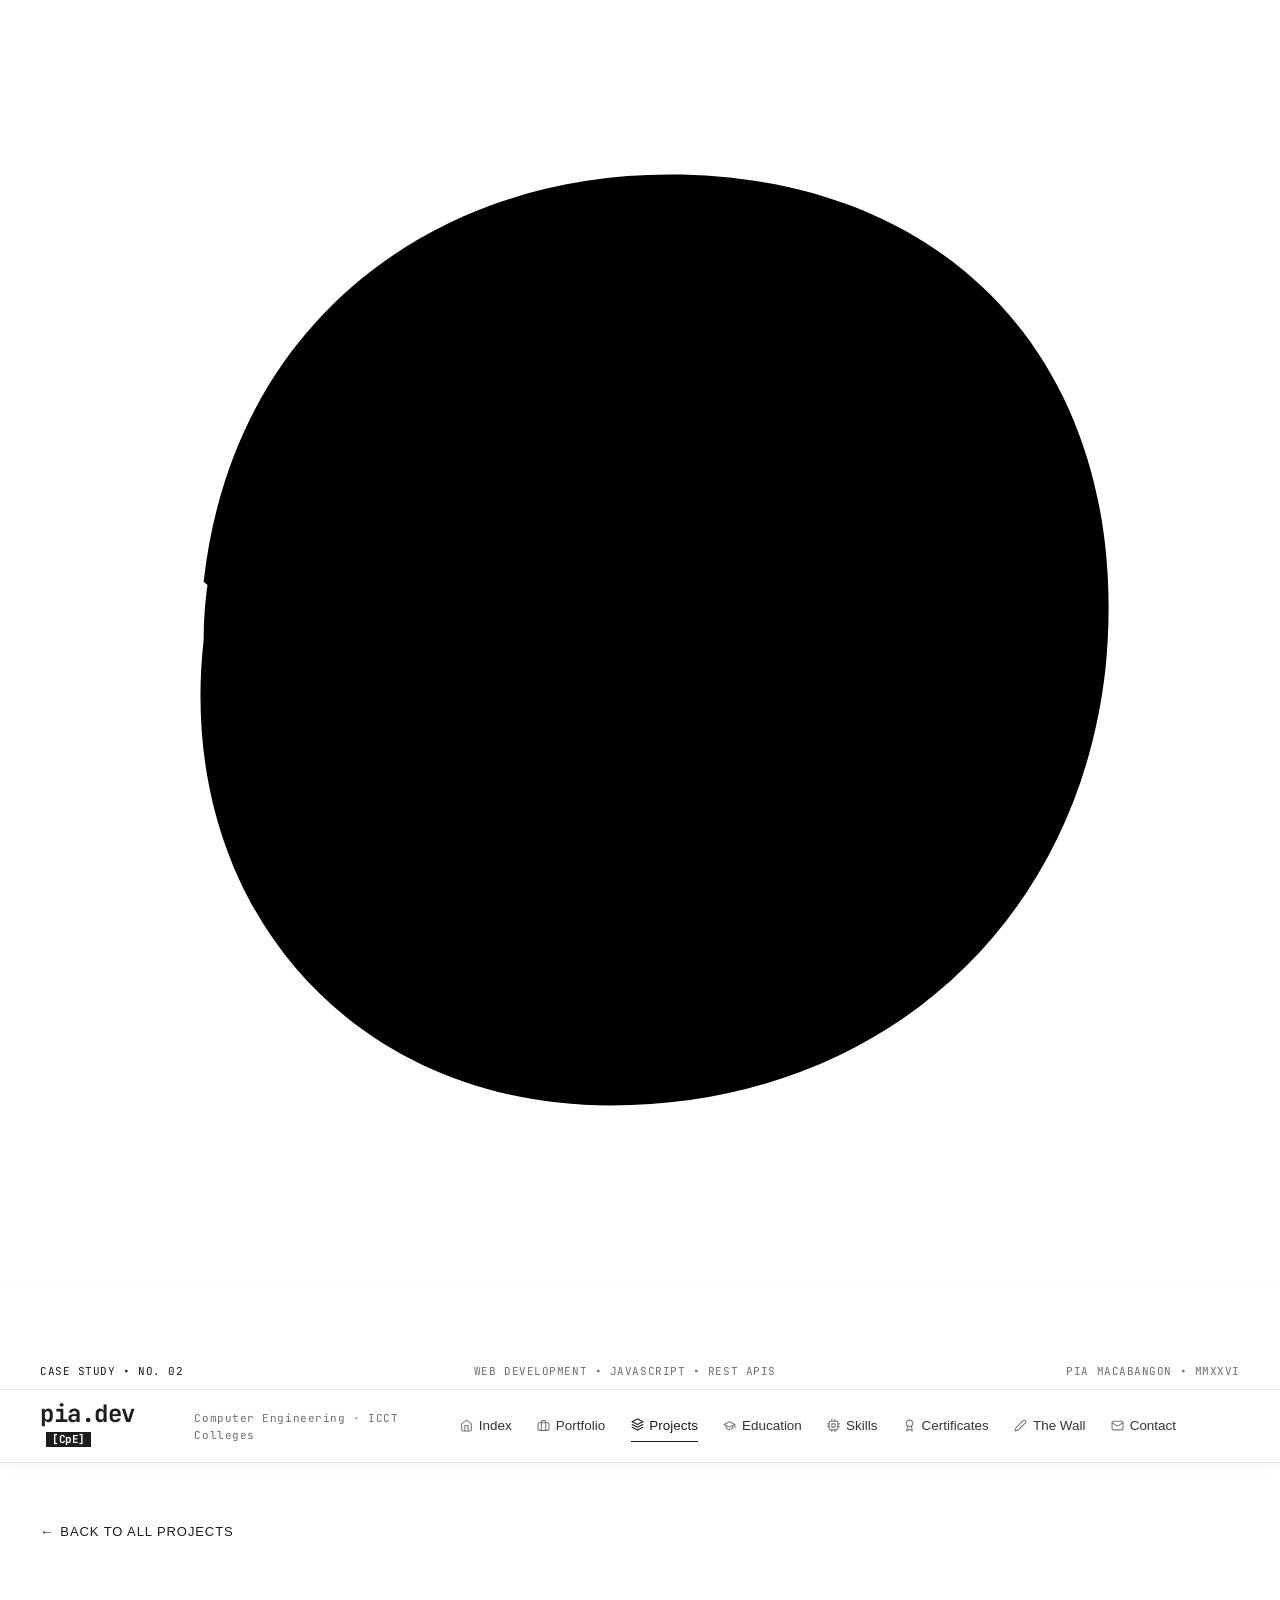
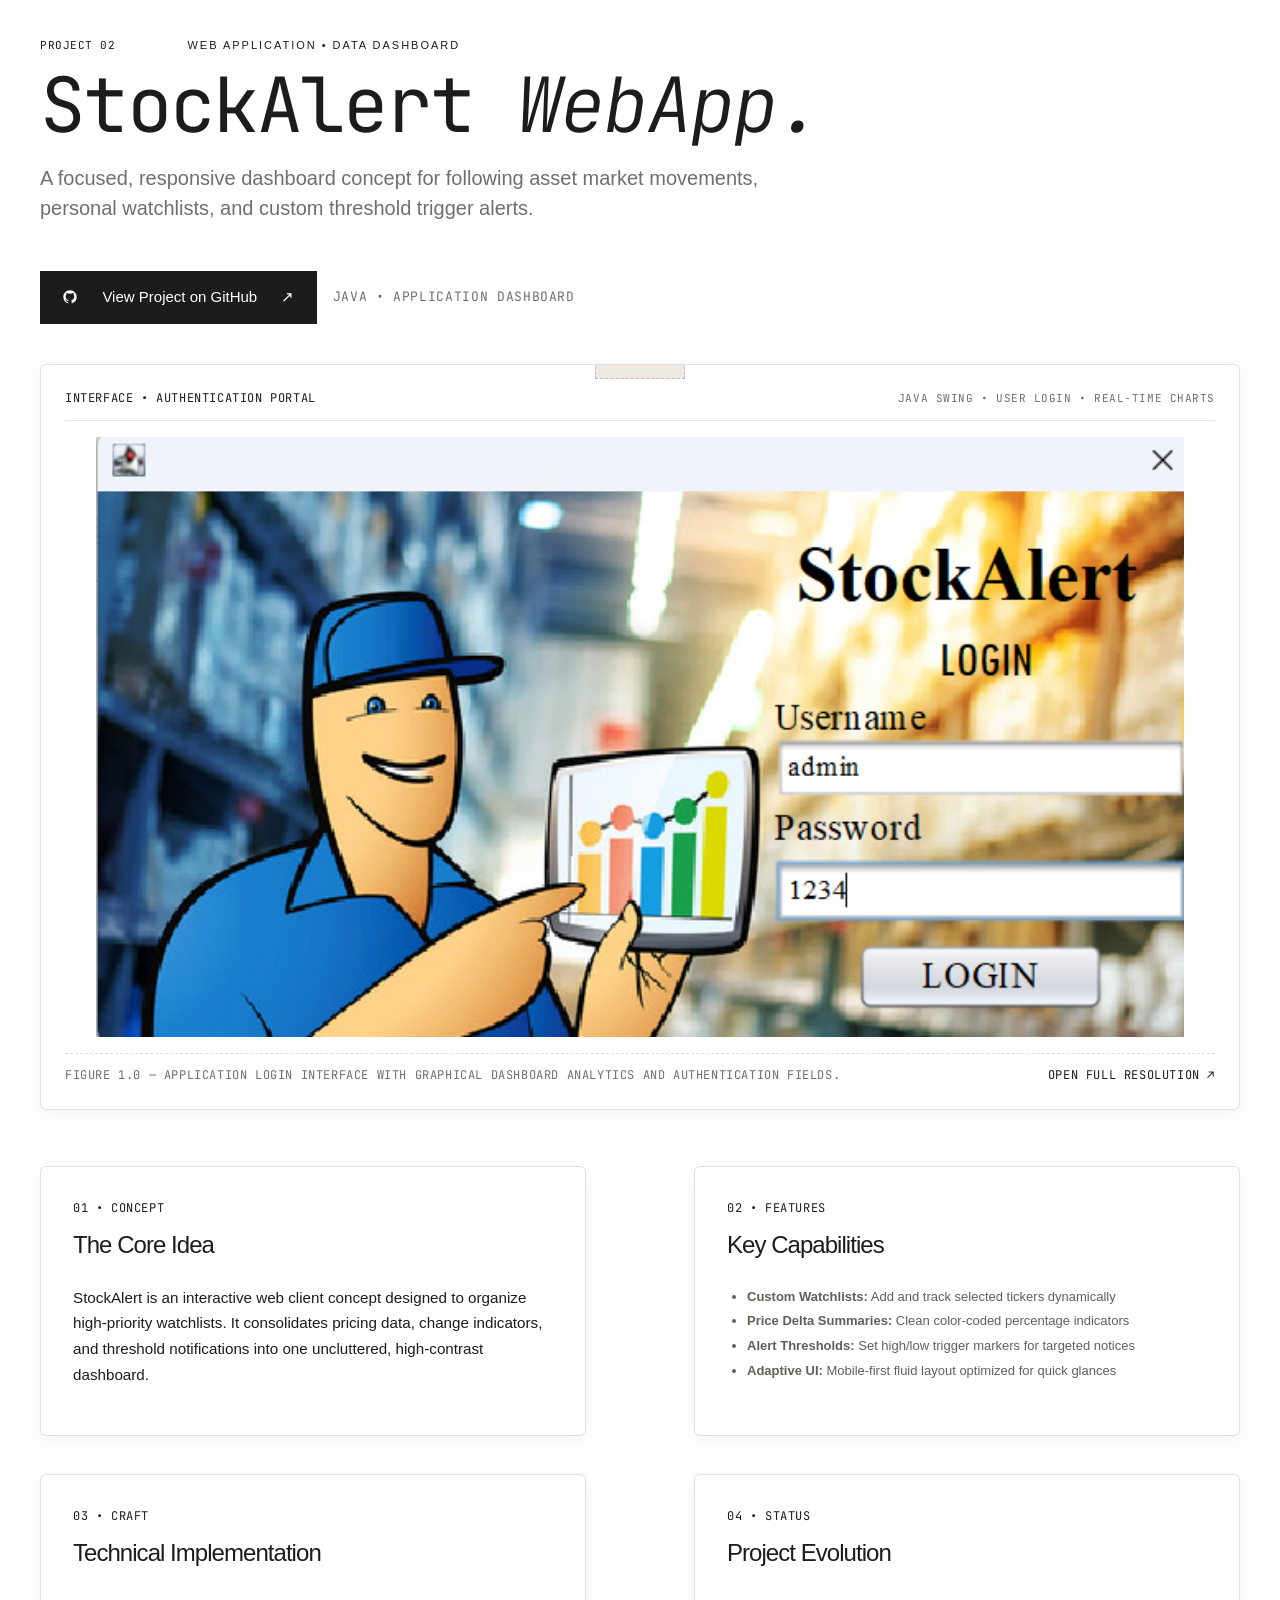
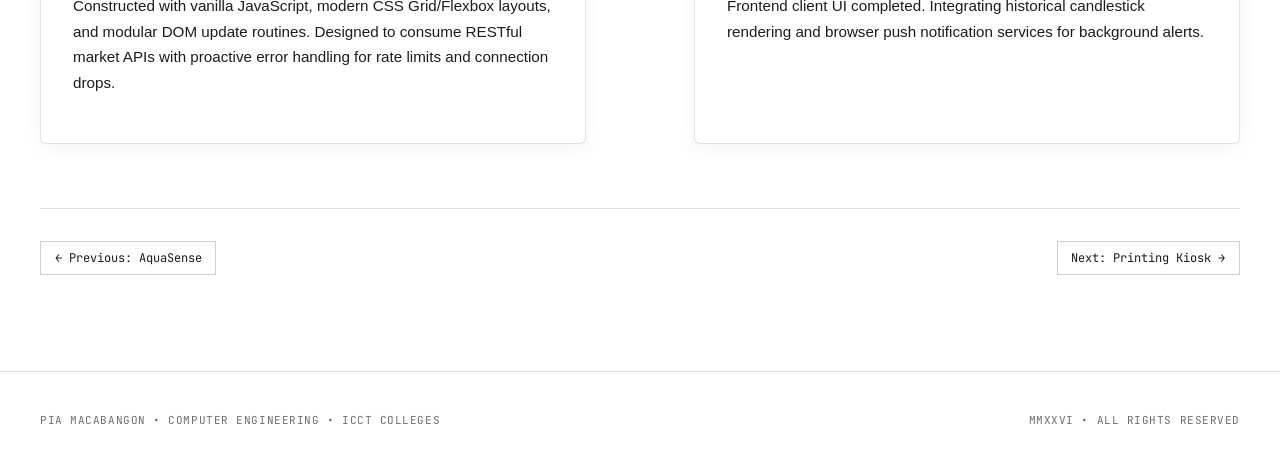
<file: projects/stockalert.html>
<!DOCTYPE html>
<html lang="en">
<head>
  <meta charset="UTF-8">
  <meta name="viewport" content="width=device-width, initial-scale=1">
  <title>StockAlert WebApp &mdash; Pia Macabangon</title>
  <meta name="description" content="StockAlert WebApp &mdash; Minimalist financial watchlist and alert dashboard by Pia Macabangon.">
  <link rel="preconnect" href="https://fonts.googleapis.com">
  <link rel="preconnect" href="https://fonts.gstatic.com" crossorigin>
  <link href="https://fonts.googleapis.com/css2?family=Fraunces:ital,opsz,wght@0,9..144,300..800;1,9..144,300..800&family=Inter+Tight:ital,wght@0,300..800;1,300..800&family=JetBrains+Mono:ital,wght@0,300..700;1,300..700&family=Reenie+Beanie&display=swap" rel="stylesheet">
  <link rel="stylesheet" href="../style.css">
  <link rel="stylesheet" href="project.css">
  <script src="../script.js" defer></script>
</head>
<body class="editorial-body">

  <!-- Background Fading Pencil / Ink Trail Canvas -->
  <canvas id="ink-trail" aria-hidden="true"></canvas>

  <!-- Hand-Drawn Sketch Cursor -->
  <div id="sketch-cursor" class="sketch-cursor" aria-hidden="true">
    <svg viewBox="0 0 44 44">
      <path d="M 7,20 C 8,11 15,6 23,6 C 33,6 39,13 38,23 C 37,32 30,38 21,38 C 12,38 6,31 7,22 C 7,16 11,10 18,8 C 26,6 34,10 36,18 C 38,26 33,34 25,35" stroke-linecap="round"/>
      <path d="M 12,18 C 15,11 22,9 29,12 C 35,15 36,23 33,29 C 30,34 23,35 17,32 C 12,29 11,22 15,17" stroke-linecap="round"/>
    </svg>
  </div>

  <!-- Header -->
  <header class="site-header">
    <div class="top-issue-bar meta-mono">
      <div class="container-editorial" style="display: flex; justify-content: space-between; align-items: center;">
        <span class="text-oxblood font-semibold">CASE STUDY &bull; NO. 02</span>
        <span>WEB DEVELOPMENT &bull; JAVASCRIPT &bull; REST APIS</span>
        <span>PIA MACABANGON &bull; MMXXVI</span>
      </div>
    </div>

    <div class="header-inner container-editorial">
      <a class="wordmark" href="../index.html" aria-label="Pia Macabangon — Home">
        <span class="wordmark-title">pia.dev<span class="badge-brand-tag">[CpE]</span></span>
        <span class="wordmark-meta">Computer Engineering &middot; ICCT Colleges</span>
      </a>

      <nav class="site-nav" aria-label="Primary navigation">
        <a class="nav-link" href="../index.html">
          <svg class="nav-icon" viewBox="0 0 24 24" aria-hidden="true"><path d="m3 9 9-7 9 7v11a2 2 0 0 1-2 2H5a2 2 0 0 1-2-2z"/><polyline points="9 22 9 12 15 12 15 22"/></svg>
          <span>Index</span>
        </a>
        <a class="nav-link" href="../about.html">
          <svg class="nav-icon" viewBox="0 0 24 24" aria-hidden="true"><rect width="20" height="14" x="2" y="7" rx="2"/><path d="M16 21V5a2 2 0 0 0-2-2h-4a2 2 0 0 0-2 2v16"/></svg>
          <span>Portfolio</span>
        </a>
        <a class="nav-link" href="../index.html#projects" aria-current="page">
          <svg class="nav-icon" viewBox="0 0 24 24" aria-hidden="true"><polygon points="12 2 2 7 12 12 22 7 12 2"/><polyline points="2 17 12 22 22 17"/><polyline points="2 12 12 17 22 12"/></svg>
          <span>Projects</span>
        </a>
        <a class="nav-link" href="../about.html#experience">
          <svg class="nav-icon" viewBox="0 0 24 24" aria-hidden="true"><path d="M22 10v6M2 10l10-5 10 5-10 5z"/><path d="M6 12v5c3 3 9 3 12 0v-5"/></svg>
          <span>Education</span>
        </a>
        <a class="nav-link" href="../about.html#skills">
          <svg class="nav-icon" viewBox="0 0 24 24" aria-hidden="true"><rect x="4" y="4" width="16" height="16" rx="2"/><rect x="9" y="9" width="6" height="6"/><line x1="9" y1="1" x2="9" y2="4"/><line x1="15" y1="1" x2="15" y2="4"/><line x1="9" y1="20" x2="9" y2="23"/><line x1="15" y1="20" x2="15" y2="23"/><line x1="20" y1="9" x2="23" y2="9"/><line x1="20" y1="14" x2="23" y2="14"/><line x1="1" y1="9" x2="4" y2="9"/><line x1="1" y1="14" x2="4" y2="14"/></svg>
          <span>Skills</span>
        </a>
        <a class="nav-link" href="../index.html#certificates">
          <svg class="nav-icon" viewBox="0 0 24 24" aria-hidden="true"><circle cx="12" cy="8" r="6"/><path d="M15.477 12.89 17 22l-5-3-5 3 1.523-9.11"/></svg>
          <span>Certificates</span>
        </a>
        <a class="nav-link" href="../index.html#the-wall">
          <svg class="nav-icon" viewBox="0 0 24 24" aria-hidden="true"><path d="M17 3a2.828 2.828 0 1 1 4 4L7.5 20.5 2 22l1.5-5.5L17 3z"/></svg>
          <span>The Wall</span>
        </a>
        <a class="nav-link" href="../index.html#connect">
          <svg class="nav-icon" viewBox="0 0 24 24" aria-hidden="true"><rect width="20" height="16" x="2" y="4" rx="2"/><path d="m22 7-8.97 5.7a1.94 1.94 0 0 1-2.06 0L2 7"/></svg>
          <span>Contact</span>
        </a>
      </nav>

      <div class="header-cta-group">
        <a class="btn-commission" href="../resume.html" target="_blank" rel="noopener noreferrer">
          <span>View CV / Resume</span>
          <span style="font-size: 0.85rem;" aria-hidden="true">↗</span>
        </a>
      </div>
    </div>
  </header>

  <!-- Project Content -->
  <main class="container-editorial" style="padding-top: 3.5rem; padding-bottom: 6rem;">
    <div style="margin-bottom: 2rem;">
      <a class="back-link meta-mono" href="../index.html#projects" style="color: var(--color-oxblood); font-size: 0.8125rem; text-decoration: none; display: inline-flex; align-items: center; gap: 0.4rem;">
        <span>&larr;</span> <span>BACK TO ALL PROJECTS</span>
      </a>
    </div>

    <div class="section-eyebrow" style="margin-bottom: 0.75rem;">
      <span class="meta-mono text-oxblood font-semibold">PROJECT 02</span>
      <span class="eyebrow-line"></span>
      <span class="label-eyebrow">WEB APPLICATION &bull; DATA DASHBOARD</span>
    </div>

    <h1 class="font-display" style="font-size: clamp(2.75rem, 6vw, 4.75rem); font-weight: 400; line-height: 1; letter-spacing: -0.035em; color: var(--color-ink); margin: 0 0 1.25rem;">
      StockAlert <span class="display-italic" style="color: var(--color-oxblood);">WebApp.</span>
    </h1>

    <p style="font-size: 1.25rem; line-height: 1.5; color: var(--color-ash); max-width: 720px; margin: 0 0 3rem;">
      A focused, responsive dashboard concept for following asset market movements, personal watchlists, and custom threshold trigger alerts.
    </p>

    <div style="display: flex; flex-wrap: wrap; gap: 1rem; align-items: center; margin-bottom: 2.5rem;">
      <a class="btn-primary-folio" href="https://github.com/Pia-Macabangon/StockAlert" target="_blank" rel="noopener noreferrer">
        <svg width="16" height="16" viewBox="0 0 24 24" fill="currentColor" aria-hidden="true"><path fill-rule="evenodd" clip-rule="evenodd" d="M12 2C6.477 2 2 6.484 2 12.017c0 4.425 2.865 8.18 6.839 9.504.5.092.682-.217.682-.483 0-.237-.008-.868-.013-1.703-2.782.605-3.369-1.343-3.369-1.343-.454-1.158-1.11-1.466-1.11-1.466-.908-.62.069-.608.069-.608 1.003.07 1.53 1.032 1.53 1.032.892 1.53 2.341 1.088 2.91.832.092-.647.35-1.088.636-1.338-2.22-.253-4.555-1.113-4.555-4.951 0-1.093.39-1.988 1.029-2.688-.103-.253-.446-1.272.098-2.65 0 0 .84-.27 2.75 1.026A9.564 9.564 0 0112 6.844c.85.004 1.705.115 2.504.337 1.909-1.296 2.747-1.027 2.747-1.027.546 1.379.202 2.398.1 2.651.64.7 1.028 1.595 1.028 2.688 0 3.848-2.339 4.695-4.566 4.943.359.309.678.92.678 1.855 0 1.338-.012 2.419-.012 2.747 0 .268.18.58.688.482A10.019 10.019 0 0022 12.017C22 6.484 17.522 2 12 2z"/></svg>
        <span>View Project on GitHub</span>
        <span aria-hidden="true">&nearr;</span>
      </a>
      <span class="meta-mono text-ash" style="font-size: 0.8125rem;">JAVA &bull; APPLICATION DASHBOARD</span>
    </div>

    <!-- Application Screenshot Showcase Card -->
    <div class="art-sheet" style="padding: 1.5rem; background: #ffffff; border: 1px solid rgba(15, 15, 17, 0.15); border-radius: 4px; box-shadow: 0 10px 35px rgba(15, 15, 17, 0.08); margin-bottom: 3.5rem;">
      <span class="paper-tape" aria-hidden="true"></span>
      <div style="display: flex; justify-content: space-between; align-items: center; margin-bottom: 1rem; border-bottom: 1px solid rgba(15, 15, 17, 0.1); padding-bottom: 0.75rem;">
        <span class="meta-mono text-oxblood font-semibold" style="font-size: 0.75rem;">INTERFACE &bull; AUTHENTICATION PORTAL</span>
        <span class="meta-mono text-ash" style="font-size: 0.6875rem;">JAVA SWING &bull; USER LOGIN &bull; REAL-TIME CHARTS</span>
      </div>
      <div style="overflow: hidden; border-radius: 3px; background: #fff; text-align: center;">
        <img src="../images/projects/stockalert.png" alt="StockAlert application login screen and analytics overview" style="width: 100%; max-height: 600px; object-fit: contain; display: block; margin: 0 auto;">
      </div>
      <div style="margin-top: 1rem; padding-top: 0.75rem; border-top: 1px dashed rgba(15, 15, 17, 0.15); display: flex; justify-content: space-between; align-items: center;">
        <span class="meta-mono text-ash" style="font-size: 0.75rem;">Figure 1.0 &mdash; Application login interface with graphical dashboard analytics and authentication fields.</span>
        <a class="meta-mono" href="../images/projects/stockalert.png" target="_blank" rel="noopener noreferrer" style="color: var(--color-oxblood); font-size: 0.75rem; text-decoration: none;">Open Full Resolution &nearr;</a>
      </div>
    </div>

    <!-- Case Study Grid -->
    <div class="detail-grid" style="margin-top: 3.5rem;">
      <section class="art-sheet" style="padding: 2rem;">
        <span class="meta-mono text-oxblood font-semibold" style="font-size: 0.75rem; display: block; margin-bottom: 0.5rem;">01 &bull; CONCEPT</span>
        <h2 class="font-display" style="font-size: 1.5rem; margin-top: 0; color: var(--color-ink);">The Core Idea</h2>
        <p style="font-size: 0.95rem; line-height: 1.7; color: var(--color-ink);">
          StockAlert is an interactive web client concept designed to organize high-priority watchlists. It consolidates pricing data, change indicators, and threshold notifications into one uncluttered, high-contrast dashboard.
        </p>
      </section>

      <section class="art-sheet" style="padding: 2rem;">
        <span class="meta-mono text-oxblood font-semibold" style="font-size: 0.75rem; display: block; margin-bottom: 0.5rem;">02 &bull; FEATURES</span>
        <h2 class="font-display" style="font-size: 1.5rem; margin-top: 0; color: var(--color-ink);">Key Capabilities</h2>
        <ul style="font-size: 0.95rem; line-height: 1.8; color: var(--color-ink); padding-left: 1.25rem;">
          <li><strong>Custom Watchlists:</strong> Add and track selected tickers dynamically</li>
          <li><strong>Price Delta Summaries:</strong> Clean color-coded percentage indicators</li>
          <li><strong>Alert Thresholds:</strong> Set high/low trigger markers for targeted notices</li>
          <li><strong>Adaptive UI:</strong> Mobile-first fluid layout optimized for quick glances</li>
        </ul>
      </section>

      <section class="art-sheet" style="padding: 2rem;">
        <span class="meta-mono text-oxblood font-semibold" style="font-size: 0.75rem; display: block; margin-bottom: 0.5rem;">03 &bull; CRAFT</span>
        <h2 class="font-display" style="font-size: 1.5rem; margin-top: 0; color: var(--color-ink);">Technical Implementation</h2>
        <p style="font-size: 0.95rem; line-height: 1.7; color: var(--color-ink);">
          Constructed with vanilla JavaScript, modern CSS Grid/Flexbox layouts, and modular DOM update routines. Designed to consume RESTful market APIs with proactive error handling for rate limits and connection drops.
        </p>
      </section>

      <section class="art-sheet" style="padding: 2rem;">
        <span class="meta-mono text-oxblood font-semibold" style="font-size: 0.75rem; display: block; margin-bottom: 0.5rem;">04 &bull; STATUS</span>
        <h2 class="font-display" style="font-size: 1.5rem; margin-top: 0; color: var(--color-ink);">Project Evolution</h2>
        <p style="font-size: 0.95rem; line-height: 1.7; color: var(--color-ink);">
          Frontend client UI completed. Integrating historical candlestick rendering and browser push notification services for background alerts.
        </p>
      </section>
    </div>

    <div style="margin-top: 4rem; display: flex; justify-content: space-between; align-items: center; border-top: 1px solid rgba(15, 15, 17, 0.12); padding-top: 2rem;">
      <a class="pad-btn" href="aquasense.html">
        <span>&larr; Previous: AquaSense</span>
      </a>
      <a class="pad-btn" href="printing-kiosk.html">
        <span>Next: Printing Kiosk &rarr;</span>
      </a>
    </div>
  </main>

  <footer class="site-footer">
    <div class="container-editorial footer-inner meta-mono">
      <span>PIA MACABANGON &bull; COMPUTER ENGINEERING &bull; ICCT COLLEGES</span>
      <span>MMXXVI &bull; ALL RIGHTS RESERVED</span>
    </div>
  </footer>

</body>
</html>
</file>
<file: style.css>
@charset "UTF-8";

/* ==========================================================================
   Pia Macabangon — Editorial Canvas Portfolio
   Typography & Palette faithfully copied from:
   https://175d351f-e563-4b34-ab9a-3783acffcc60.app-preview.com/
   Structure & Canvas Interactions from:
   https://github.com/Yuezhiui/canvas-design
   Details & Content from:
   https://github.com/Yuezhiui/portofolio-1
   ========================================================================== */

:root {
  /* miggs.dev Technical Monochrome & Brutalist Palette */
  --color-base-50: #ffffff;
  --color-base-100: #f6f6f8;
  --color-base-200: #e5e5ea;
  --color-base-300: #c7c7cc;
  --color-base-500: #7a7a7a;
  --color-base-800: #2c2c2e;
  --color-base-900: #222224;
  --color-base-950: #1c1c1c;

  /* Theme mappings */
  --paper: 0 0% 100%;                 /* #ffffff crisp clean background */
  --ink: 0 0% 11%;                    /* #1c1c1c deep charcoal / black */
  --bone: 240 5% 96%;                 /* #f6f6f8 subtle background */
  --ash: 240 2% 45%;                  /* #7a7a7a muted technical gray */
  --oxblood: 0 0% 11%;                /* #1c1c1c high-contrast technical accent */
  --oxblood-accent: 0 59% 30%;         /* #7a1f1f subtle highlight */
  --border: 0 0% 11%;                 /* #1c1c1c sharp 3px / 2px borders */
  --card: 0 0% 100%;                  /* #ffffff card surface */

  /* Direct CSS values */
  --color-paper: #ffffff;
  --color-paper-alt: #f6f6f8;
  --color-ink: #1c1c1c;
  --color-bone: #f0eff1;
  --color-ash: #6e6e73;
  --color-oxblood: #1c1c1c;
  --color-oxblood-accent: #8b2522;
  --color-border: #1c1c1c;
  --color-card: #ffffff;
  --color-blue: #3157ff;

  /* Font Families (miggs.dev precision monospace + geometric sans) */
  --font-display: "Space Mono", "JetBrains Mono", ui-monospace, monospace;
  --font-sans: "Plus Jakarta Sans", -apple-system, BlinkMacSystemFont, "Segoe UI", sans-serif;
  --font-mono: "Space Mono", "JetBrains Mono", ui-monospace, monospace;

  /* Spacing, Borders & Transitions */
  --ease-editorial: cubic-bezier(0.16, 1, 0.3, 1);
  --border-thick: 3px solid #1c1c1c;
  --border-thin: 2px solid #1c1c1c;
  --radius-subtle: 0px;
}

*, *::before, *::after {
  box-sizing: border-box;
}

html {
  line-height: 1.5;
  -webkit-text-size-adjust: 100%;
  font-family: var(--font-sans);
  background-color: var(--color-paper);
  color: var(--color-ink);
  scroll-behavior: smooth;
  -webkit-tap-highlight-color: transparent;
}

body {
  margin: 0;
  min-height: 100vh;
  display: flex;
  flex-direction: column;
  background-color: var(--color-paper);
  color: var(--color-ink);
  font-family: var(--font-sans);
  font-size: 15px;
  line-height: 1.6;
  position: relative;
  overflow-x: clip;
}

/* Micro-texture paper grain overlay */
.grain-overlay {
  position: relative;
}
.grain-overlay::after {
  content: "";
  position: absolute;
  inset: 0;
  background-image: url("data:image/svg+xml,%3Csvg viewBox='0 0 200 200' xmlns='http://www.w3.org/2000/svg'%3E%3Cfilter id='n'%3E%3CfeTurbulence type='fractalNoise' baseFrequency='0.9' numOctaves='2' stitchTiles='stitch'/%3E%3CfeColorMatrix values='0 0 0 0 0  0 0 0 0 0  0 0 0 0 0  0 0 0 0.14 0'/%3E%3C/filter%3E%3Crect width='100%25' height='100%25' filter='url(%23n)'/%3E%3C/svg%3E");
  pointer-events: none;
  mix-blend-mode: multiply;
  opacity: 0.45;
  z-index: 1;
}

::selection {
  background-color: var(--color-oxblood);
  color: var(--color-paper);
}

a {
  color: inherit;
  text-decoration: none;
}

button {
  font: inherit;
  color: inherit;
  background: none;
  border: 0;
  cursor: pointer;
  padding: 0;
}

img {
  display: block;
  max-width: 100%;
  height: auto;
}

/* ==========================================================================
   Typography Classes (app-preview.com standards)
   ========================================================================== */

.font-display {
  font-family: var(--font-display);
}

.font-sans {
  font-family: var(--font-sans);
}

.font-mono {
  font-family: var(--font-mono);
}

.display-italic {
  font-family: var(--font-display);
  font-style: italic;
  font-weight: 300;
}

.label-eyebrow {
  font-family: var(--font-sans);
  font-size: 0.6875rem;
  font-weight: 500;
  letter-spacing: 0.18em;
  text-transform: uppercase;
  color: var(--color-ink);
}

.meta-mono {
  font-family: var(--font-mono);
  font-size: 0.6875rem;
  letter-spacing: 0.05em;
  text-transform: uppercase;
  color: var(--color-ash);
}

.text-oxblood {
  color: var(--color-oxblood);
}

.text-ash {
  color: var(--color-ash);
}

.text-ink {
  color: var(--color-ink);
}

.container-editorial {
  width: 100%;
  max-width: 1320px;
  margin-left: auto;
  margin-right: auto;
  padding-left: 1.25rem;
  padding-right: 1.25rem;
}

@media (min-width: 640px) {
  .container-editorial {
    padding-left: 1.75rem;
    padding-right: 1.75rem;
  }
}

@media (min-width: 1024px) {
  .container-editorial {
    padding-left: 2.5rem;
    padding-right: 2.5rem;
  }
}

/* Link Animations */
.link-underline {
  position: relative;
  display: inline-block;
}
.link-underline::after {
  content: "";
  position: absolute;
  left: 0;
  right: 0;
  bottom: -2px;
  height: 1px;
  background-color: currentColor;
  transform: scaleX(1);
  transform-origin: right center;
  transition: transform 0.45s var(--ease-editorial);
}
.link-underline:hover::after {
  transform: scaleX(0);
  transform-origin: left center;
}

.link-reveal {
  position: relative;
  display: inline-block;
}
.link-reveal::after {
  content: "";
  position: absolute;
  left: 0;
  right: 0;
  bottom: -2px;
  height: 1px;
  background-color: currentColor;
  transform: scaleX(0);
  transform-origin: left center;
  transition: transform 0.45s var(--ease-editorial);
}
.link-reveal:hover::after {
  transform: scaleX(1);
}

/* ==========================================================================
   Header & Live Running Issue Bar
   ========================================================================== */

.top-issue-bar {
  border-bottom: 1px solid rgba(15, 15, 17, 0.12);
  background-color: var(--color-paper);
  padding: 0.5rem 0;
  font-size: 0.6875rem;
  margin-top: 4.25rem;
}

.site-header {
  position: sticky;
  top: 0;
  z-index: 100;
  background-color: rgba(247, 245, 238, 0.96);
  backdrop-filter: blur(10px);
  -webkit-backdrop-filter: blur(10px);
  border-bottom: 1px solid rgba(15, 15, 17, 0.12);
  box-shadow: 0 2px 14px rgba(15, 15, 17, 0.04);
  transition: background-color 0.3s ease, box-shadow 0.3s ease;
}

.header-inner {
  display: flex;
  align-items: center;
  justify-content: space-between;
  height: 4.5rem;
}

.wordmark {
  display: flex;
  align-items: baseline;
  gap: 0.75rem;
}
.wordmark-title {
  font-family: var(--font-display);
  font-size: 1.5rem;
  font-weight: 400;
  letter-spacing: -0.02em;
  color: var(--color-ink);
  line-height: 1;
}
.wordmark-meta {
  font-family: var(--font-mono);
  font-size: 0.6875rem;
  letter-spacing: 0.05em;
  color: var(--color-ash);
}

.site-nav {
  display: none;
  align-items: center;
  gap: 1.15rem;
}
@media (min-width: 1024px) {
  .site-nav {
    display: flex;
    margin-right: clamp(2rem, 5vw, 4.5rem);
  }
}
@media (min-width: 1200px) {
  .site-nav {
    gap: 1.6rem;
  }
}

.nav-link {
  position: relative;
  display: inline-flex;
  align-items: center;
  gap: 0.35rem;
  padding: 0.25rem 0;
  font-size: 0.84rem;
  font-weight: 500;
  color: rgba(15, 15, 17, 0.85);
  transition: color 0.2s ease;
  white-space: nowrap;
}
.nav-link:hover,
.nav-link[aria-current="page"] {
  color: var(--color-ink);
}
.nav-link .nav-num {
  font-family: var(--font-mono);
  font-size: 0.6875rem;
  color: var(--color-ash);
}
.nav-link .nav-icon {
  width: 13px;
  height: 13px;
  stroke: currentColor;
  stroke-width: 2;
  stroke-linecap: round;
  stroke-linejoin: round;
  fill: none;
  opacity: 0.65;
  flex-shrink: 0;
  transition: opacity 0.2s ease, stroke 0.2s ease, transform 0.2s ease;
}
.nav-link:hover .nav-icon,
.nav-link[aria-current="page"] .nav-icon {
  opacity: 1;
  stroke: var(--color-oxblood);
  transform: translateY(-1px);
}
.nav-link[aria-current="page"] .nav-num {
  color: var(--color-oxblood);
}
.nav-link[aria-current="page"]::after {
  content: "";
  position: absolute;
  bottom: -2px;
  left: 0;
  right: 0;
  height: 1px;
  background-color: var(--color-ink);
}

.header-cta-group {
  display: none !important;
}

.btn-commission {
  display: inline-flex;
  align-items: center;
  gap: 0.5rem;
  padding: 0.5rem 1rem;
  border: 1px solid var(--color-ink);
  color: var(--color-ink);
  font-size: 0.875rem;
  font-weight: 500;
  letter-spacing: -0.01em;
  transition: all 0.3s var(--ease-editorial);
}
.btn-commission:hover {
  background-color: var(--color-ink);
  color: var(--color-paper);
}

/* Header Upper Right Actions & Theme Toggle Button */
.header-actions {
  display: flex;
  align-items: center;
  gap: 0.75rem;
}

.theme-toggle-btn {
  display: inline-flex;
  align-items: center;
  justify-content: center;
  width: 36px;
  height: 36px;
  padding: 0;
  background: transparent;
  color: inherit;
  border: 1.5px solid currentColor;
  border-radius: 8px;
  cursor: pointer;
  transition: transform 0.2s ease, opacity 0.2s ease;
  flex-shrink: 0;
}

.theme-toggle-btn:hover {
  transform: scale(1.08);
  opacity: 0.85;
}

.theme-toggle-btn:focus-visible {
  outline: 2px solid currentColor;
  outline-offset: 2px;
}

.theme-toggle-btn .theme-icon {
  width: 17px;
  height: 17px;
  stroke: currentColor;
  flex-shrink: 0;
}

.theme-icon-sun {
  display: none;
}
.theme-icon-moon {
  display: block;
}

[data-theme="dark"] .theme-icon-sun {
  display: block;
}
[data-theme="dark"] .theme-icon-moon {
  display: none;
}

.mobile-menu-btn {
  display: flex;
  align-items: center;
  gap: 0.5rem;
  color: inherit;
  background: transparent;
  border: none;
  cursor: pointer;
}
@media (min-width: 1024px) {
  .mobile-menu-btn {
    display: none;
  }
}

.mobile-nav-drawer {
  display: none;
  flex-direction: column;
  background-color: var(--color-paper);
  border-top: 1px solid rgba(15, 15, 17, 0.12);
  padding: 1.25rem 1.5rem 2rem;
  gap: 1rem;
}
.mobile-nav-drawer.is-open {
  display: flex;
}

/* ==========================================================================
   Hero Section & Profile Card
   ========================================================================== */

.hero-section {
  position: relative;
  padding-top: 2rem;
  padding-bottom: 5rem;
  border-bottom: 1px solid rgba(15, 15, 17, 0.12);
}

.hero-grid {
  display: grid;
  grid-template-columns: 1fr;
  gap: 3rem;
  align-items: start;
}
@media (min-width: 1024px) {
  .hero-grid {
    grid-template-columns: 7fr 5fr;
    gap: 3.5rem;
  }
}

.hero-eyebrow-row {
  display: flex;
  align-items: center;
  gap: 1rem;
  margin-bottom: 1.5rem;
}
.eyebrow-line {
  display: block;
  height: 1px;
  width: 2.5rem;
  background-color: rgba(15, 15, 17, 0.3);
  transform-origin: left center;
  transform: scaleX(0);
  transition: transform 0.85s cubic-bezier(0.22, 1, 0.36, 1);
}
.is-inview .eyebrow-line,
.eyebrow-line.drawn {
  transform: scaleX(1);
}

.hero-headline {
  font-family: var(--font-display);
  font-size: clamp(3rem, 7.5vw, 6.25rem);
  font-weight: 400;
  line-height: 0.94;
  letter-spacing: -0.04em;
  color: var(--color-ink);
  margin-bottom: 2.25rem;
}

.hero-subgrid {
  display: grid;
  grid-template-columns: 1fr;
  gap: 2rem;
  align-items: end;
  border-top: 1px solid rgba(15, 15, 17, 0.12);
  padding-top: 1.75rem;
}
@media (min-width: 640px) {
  .hero-subgrid:has(.hero-actions) {
    grid-template-columns: 7fr 5fr;
  }
}

.hero-lead {
  font-size: 1.0625rem;
  line-height: 1.6;
  color: var(--color-ink);
  margin: 0;
}

.hero-actions {
  display: flex;
  flex-direction: column;
  gap: 0.75rem;
}

.btn-primary-folio {
  display: inline-flex;
  align-items: center;
  justify-content: space-between;
  gap: 1.5rem;
  background-color: var(--color-ink);
  color: var(--color-paper);
  padding: 0.9rem 1.4rem;
  font-size: 0.9375rem;
  font-weight: 500;
  transition: background-color 0.3s ease;
}
.btn-primary-folio:hover {
  background-color: var(--color-oxblood);
}

/* ==========================================================================
   Art Sheet / Canvas Card Aesthetic (canvas-design heritage)
   ========================================================================== */

.art-sheet {
  position: relative;
  background-color: var(--color-bone);
  border: 1px solid rgba(15, 15, 17, 0.15);
  box-shadow: 0 4px 20px rgba(15, 15, 17, 0.05);
  overflow: hidden;
}

.paper-tape {
  position: absolute;
  top: -8px;
  left: 50%;
  transform: translateX(-50%);
  width: 90px;
  height: 22px;
  background-color: rgba(235, 230, 220, 0.85);
  border: 1px dashed rgba(15, 15, 17, 0.2);
  backdrop-filter: blur(2px);
  z-index: 10;
  pointer-events: none;
}

.hand-note {
  font-family: var(--font-display);
  font-style: italic;
  font-size: 0.9375rem;
  color: var(--color-ash);
  display: inline-flex;
  align-items: center;
  gap: 0.5rem;
}
.hand-note svg {
  width: 44px;
  height: 22px;
  fill: none;
  stroke: var(--color-oxblood);
  stroke-width: 1.4;
  stroke-linecap: round;
  stroke-linejoin: round;
}

/* Profile Showcase Plate in Hero */
.profile-folio-card {
  position: relative;
  background-color: var(--color-card);
  border: 1px solid rgba(15, 15, 17, 0.15);
  padding: 1.25rem;
}
.profile-folio-card .card-top-bar {
  display: flex;
  align-items: center;
  justify-content: space-between;
  padding-bottom: 0.75rem;
  border-bottom: 1px solid rgba(15, 15, 17, 0.12);
  margin-bottom: 1rem;
}

.profile-avatar-frame {
  position: relative;
  aspect-ratio: 4 / 4.2;
  background-color: var(--color-bone);
  overflow: hidden;
  border: 1px solid rgba(15, 15, 17, 0.1);
}
.profile-avatar-frame img {
  width: 100%;
  height: 100%;
  object-fit: cover;
  transition: opacity 0.35s ease, transform 0.8s var(--ease-editorial);
}

.qr-flip-btn {
  display: none !important;
}

.profile-folio-meta {
  margin-top: 1rem;
  padding-top: 0.75rem;
  border-top: 1px solid rgba(15, 15, 17, 0.12);
  display: grid;
  grid-template-columns: 1fr 1fr;
  gap: 0.75rem;
}

/* ==========================================================================
   Editorial Stat Benchmarks
   ========================================================================== */

.stats-grid {
  margin-top: 4rem;
  display: grid;
  grid-template-columns: repeat(2, 1fr);
  gap: 2.5rem 1.5rem;
  border-top: 1px solid rgba(15, 15, 17, 0.15);
  padding-top: 2.5rem;
}
@media (min-width: 640px) {
  .stats-grid {
    grid-template-columns: repeat(4, 1fr);
  }
}

.stat-item {
  display: flex;
  flex-direction: column;
  gap: 0.5rem;
}
.stat-number {
  font-family: var(--font-display);
  font-size: clamp(2.5rem, 5vw, 4rem);
  line-height: 1;
  font-weight: 400;
  letter-spacing: -0.04em;
  color: var(--color-ink);
}
.stat-divider {
  display: block;
  height: 1px;
  width: 2rem;
  background-color: rgba(15, 15, 17, 0.4);
}

/* ==========================================================================
   Animated Infinite Marquee Ticker
   ========================================================================== */

.marquee-strip {
  position: relative;
  width: 100%;
  overflow: hidden;
  border-top: 1px solid rgba(15, 15, 17, 0.15);
  border-bottom: 1px solid rgba(15, 15, 17, 0.15);
  background-color: var(--color-paper);
  user-select: none;
}

.marquee-track {
  display: flex;
  width: max-content;
  white-space: nowrap;
  animation: marquee 38s linear infinite;
  padding: 1.25rem 0;
}
.marquee-track.reverse {
  animation-direction: reverse;
  animation-duration: 45s;
}

@keyframes marquee {
  0% { transform: translateX(0); }
  100% { transform: translateX(-50%); }
}

.marquee-group {
  display: flex;
  align-items: center;
  gap: 2rem;
  padding: 0 1rem;
}

.marquee-phrase {
  font-family: var(--font-display);
  font-style: italic;
  font-weight: 300;
  font-size: clamp(1.35rem, 2.5vw, 2.25rem);
  letter-spacing: -0.02em;
  color: var(--color-ink);
}
.marquee-dot {
  font-size: 1.5rem;
  color: rgba(15, 15, 17, 0.3);
}

/* ==========================================================================
   Section Headers (02 / Eyebrow / Headline)
   ========================================================================== */

.section-editorial {
  padding-top: 6rem;
  padding-bottom: 6rem;
}
.section-header-grid {
  display: grid;
  grid-template-columns: 1fr;
  gap: 2rem;
  margin-bottom: 4rem;
  align-items: end;
}
@media (min-width: 1024px) {
  .section-header-grid {
    grid-template-columns: 7fr 5fr;
  }
}

.section-eyebrow {
  display: flex;
  align-items: center;
  gap: 1rem;
  margin-bottom: 1.25rem;
}
.section-headline {
  font-family: var(--font-display);
  font-size: clamp(2.25rem, 4.5vw, 3.75rem);
  line-height: 0.98;
  letter-spacing: -0.03em;
  font-weight: 400;
  color: var(--color-ink);
  margin: 0;
}
.section-desc {
  font-size: 1.0625rem;
  line-height: 1.6;
  color: var(--color-ash);
  margin-top: 1rem;
  font-weight: 400;
}

/* ==========================================================================
   Project Cards (Apex & Asphalt + canvas-design Tape)
   ========================================================================== */

.projects-grid {
  display: grid;
  grid-template-columns: 1fr;
  gap: 4rem 1.5rem;
}
@media (min-width: 768px) {
  .projects-grid {
    grid-template-columns: repeat(2, 1fr);
  }
}
@media (min-width: 1024px) {
  .projects-grid {
    grid-template-columns: repeat(3, 1fr);
  }
}

.project-card {
  position: relative;
  display: flex;
  flex-direction: column;
  gap: 1.25rem;
  text-align: left;
}

.project-thumb-frame {
  position: relative;
  aspect-ratio: 4 / 3;
  background-color: var(--color-bone);
  overflow: hidden;
  border: 1px solid rgba(15, 15, 17, 0.12);
  cursor: pointer;
}
.project-thumb-frame img,
.project-thumb-art {
  width: 100%;
  height: 100%;
  transition: transform 0.8s var(--ease-editorial);
}
.project-card:hover .project-thumb-frame img,
.project-card:hover .project-thumb-art {
  transform: scale(1.04);
}

.project-thumb-art {
  display: flex;
  flex-direction: column;
  justify-content: center;
  align-items: center;
  padding: 2.5rem 1.5rem 1.5rem;
  box-sizing: border-box;
  text-align: center;
  position: relative;
  user-select: none;
}

.project-tape {
  position: absolute;
  top: -6px;
  left: 50%;
  transform: translateX(-50%);
  width: 75px;
  height: 18px;
  background-color: rgba(245, 242, 235, 0.85);
  border: 1px dashed rgba(15, 15, 17, 0.2);
  z-index: 10;
  pointer-events: none;
}

.project-plate-top {
  position: absolute;
  top: 0.875rem;
  left: 0.875rem;
  right: 0.875rem;
  display: flex;
  align-items: center;
  justify-content: space-between;
  z-index: 5;
}

.project-badge-num {
  font-family: var(--font-mono);
  font-size: 0.6875rem;
  background-color: rgba(245, 242, 235, 0.95);
  color: var(--color-ink);
  padding: 0.2rem 0.5rem;
  backdrop-filter: blur(4px);
  border: 1px solid rgba(15, 15, 17, 0.1);
}

.project-badge-tag {
  font-family: var(--font-mono);
  font-size: 0.6875rem;
  background-color: var(--color-oxblood);
  color: var(--color-paper);
  padding: 0.2rem 0.5rem;
}

.project-quick-action {
  position: absolute;
  bottom: 0.875rem;
  right: 0.875rem;
  width: 2.5rem;
  height: 2.5rem;
  background-color: var(--color-paper);
  color: var(--color-ink);
  display: flex;
  align-items: center;
  justify-content: center;
  transform: translateY(8px);
  opacity: 0;
  transition: all 0.4s var(--ease-editorial);
  box-shadow: 0 4px 12px rgba(15, 15, 17, 0.1);
  z-index: 5;
}
.project-card:hover .project-quick-action {
  transform: translateY(0);
  opacity: 1;
}

.project-meta-row {
  display: flex;
  align-items: center;
  gap: 0.75rem;
  font-family: var(--font-mono);
  font-size: 0.6875rem;
  color: var(--color-ash);
}

.project-title {
  font-family: var(--font-display);
  font-size: 1.625rem;
  font-weight: 400;
  line-height: 1.15;
  letter-spacing: -0.02em;
  color: var(--color-ink);
  margin: 0;
  cursor: pointer;
}
.project-title:hover {
  color: var(--color-oxblood);
}

.project-snippet {
  font-size: 0.9375rem;
  color: var(--color-ash);
  line-height: 1.5;
  margin: 0;
}

.project-tech-pills {
  display: flex;
  flex-wrap: wrap;
  gap: 0.375rem;
  padding-top: 0.25rem;
}
.tech-pill {
  font-family: var(--font-mono);
  font-size: 0.6875rem;
  padding: 0.2rem 0.5rem;
  background-color: var(--color-bone);
  border: 1px solid rgba(15, 15, 17, 0.1);
  color: var(--color-ink);
}

.project-links-row {
  display: flex;
  align-items: center;
  gap: 1.25rem;
  padding-top: 0.5rem;
  font-family: var(--font-mono);
  font-size: 0.75rem;
  font-weight: 500;
}

/* ==========================================================================
   Experience Timeline (03)
   ========================================================================== */

.experience-list {
  border-top: 1px solid rgba(15, 15, 17, 0.15);
  list-style: none;
  padding: 0;
  margin: 0;
}

.experience-item {
  border-bottom: 1px solid rgba(15, 15, 17, 0.15);
  padding: 2.25rem 0;
}

.experience-item-btn {
  width: 100%;
  display: grid;
  grid-template-columns: 3rem 1fr auto;
  gap: 1.5rem;
  align-items: baseline;
  text-align: left;
}

.experience-num {
  font-family: var(--font-mono);
  font-size: 0.75rem;
  color: var(--color-ash);
}

.experience-main {
  display: flex;
  flex-direction: column;
  gap: 0.35rem;
}

.experience-title {
  font-family: var(--font-display);
  font-size: clamp(1.35rem, 2.5vw, 1.875rem);
  font-weight: 400;
  color: var(--color-ink);
  letter-spacing: -0.02em;
  margin: 0;
}

.experience-role-subtitle {
  font-family: var(--font-display);
  font-style: italic;
  font-size: 1rem;
  color: var(--color-ash);
  margin: 0;
}

.experience-dates {
  font-family: var(--font-mono);
  font-size: 0.75rem;
  color: var(--color-ash);
}

.experience-details {
  margin-top: 1.5rem;
  padding-left: 4.5rem;
  display: grid;
  grid-template-columns: 1fr;
  gap: 1.5rem;
}
@media (min-width: 1024px) {
  .experience-details {
    grid-template-columns: 2fr 1fr;
  }
}

.experience-bullets {
  list-style: none;
  padding: 0;
  margin: 0;
  display: flex;
  flex-direction: column;
  gap: 0.625rem;
}
.experience-bullets li {
  display: flex;
  align-items: baseline;
  gap: 0.75rem;
  font-size: 0.9375rem;
  color: var(--color-ink);
}
.experience-bullets li::before {
  content: "↳";
  font-family: var(--font-mono);
  color: var(--color-oxblood);
}

/* ==========================================================================
/* ==========================================================================
   Technical Skills Showcase (Grid & Symbols inspired by awrs.me)
   ========================================================================== */

.skills-showcase-grid {
  display: grid;
  grid-template-columns: repeat(2, 1fr);
  gap: 1.25rem;
  margin-top: 3rem;
}

@media (min-width: 600px) {
  .skills-showcase-grid {
    grid-template-columns: repeat(3, 1fr);
  }
}

@media (min-width: 900px) {
  .skills-showcase-grid {
    grid-template-columns: repeat(6, 1fr);
  }
}

.skill-tile {
  background-color: var(--color-bone);
  border: 1px solid rgba(15, 15, 17, 0.12);
  border-radius: 8px;
  padding: 1.75rem 1rem;
  display: flex;
  flex-direction: column;
  align-items: center;
  justify-content: center;
  gap: 0.85rem;
  transition: all 0.25s cubic-bezier(0.16, 1, 0.3, 1);
  position: relative;
  overflow: hidden;
  box-shadow: 0 2px 8px rgba(15, 15, 17, 0.03);
}

.skill-tile:hover {
  transform: translateY(-4px);
  border-color: var(--color-oxblood);
  background-color: var(--color-paper);
  box-shadow: 0 10px 24px rgba(122, 28, 44, 0.08);
}

.skill-icon-wrapper {
  display: flex;
  align-items: center;
  justify-content: center;
  width: 52px;
  height: 52px;
  border-radius: 10px;
  background-color: rgba(255, 255, 255, 0.8);
  border: 1px solid rgba(15, 15, 17, 0.08);
  transition: transform 0.2s ease;
}

.skill-tile:hover .skill-icon-wrapper {
  transform: scale(1.12);
}

.skill-label {
  font-family: var(--font-mono);
  font-size: 0.8125rem;
  font-weight: 600;
  color: var(--color-ink);
  letter-spacing: -0.01em;
  text-align: center;
}

.skill-tile.highlight-hardware {
  border-left: 3px solid var(--color-oxblood);
}

/* ==========================================================================
   THE WALL (Words Left in the Ruins / Sketches Left on The Wall)
   ========================================================================== */

.the-wall-section {
  background-color: var(--color-bone);
  padding: 5.5rem 0;
  border-top: 1px solid rgba(15, 15, 17, 0.15);
  border-bottom: 1px solid rgba(15, 15, 17, 0.15);
}

.wall-header-center {
  text-align: center;
  max-width: 680px;
  margin: 0 auto 3rem;
}

.wall-main-title {
  font-size: clamp(2.25rem, 5vw, 3.75rem);
  font-weight: 400;
  line-height: 1.1;
  letter-spacing: -0.03em;
  color: var(--color-ink);
  margin: 0.5rem 0 0.85rem;
}

.wall-title-accent {
  font-style: italic;
  font-family: var(--font-display);
  color: var(--color-oxblood);
}

.wall-subtitle {
  font-size: 1.05rem;
  color: var(--color-ash);
  line-height: 1.6;
  margin: 0;
}

.btn-pin-scroll {
  display: inline-flex;
  align-items: center;
  gap: 0.5rem;
  padding: 0.65rem 1.4rem;
  background-color: var(--color-oxblood);
  color: #fff;
  border-radius: 30px;
  font-family: var(--font-mono);
  font-size: 0.8125rem;
  font-weight: 500;
  text-decoration: none;
  box-shadow: 0 4px 14px rgba(122, 28, 44, 0.25);
  transition: all 0.2s ease;
}

.btn-pin-scroll:hover {
  background-color: #5c1421;
  transform: translateY(-2px);
  box-shadow: 0 6px 18px rgba(122, 28, 44, 0.35);
}

.pad-slate-bar {
  display: flex;
  align-items: center;
  justify-content: space-between;
  padding: 0.5rem 0.85rem;
  border-bottom: 1px solid rgba(15, 15, 17, 0.12);
  font-size: 0.7rem;
  color: var(--color-ash);
  background-color: rgba(15, 15, 17, 0.02);
}

.pad-controls-extended {
  margin-top: 1.25rem;
  display: flex;
  flex-direction: column;
  gap: 1rem;
}

@media (min-width: 768px) {
  .pad-controls-extended {
    flex-direction: row;
    align-items: stretch;
    justify-content: space-between;
    gap: 1.25rem;
  }
}

.pad-author-inputs {
  display: flex;
  flex-direction: column;
  gap: 0.65rem;
  flex: 1.2;
}

.wall-input {
  width: 100%;
  box-sizing: border-box;
  font-family: var(--font-mono);
  font-size: 0.8125rem;
  padding: 0.7rem 0.95rem;
  border: 1px solid rgba(15, 15, 17, 0.2);
  background-color: var(--color-paper);
  color: var(--color-ink);
  border-radius: 4px;
  outline: none;
  transition: border-color 0.2s ease, box-shadow 0.2s ease;
}

.wall-input:focus {
  border-color: var(--color-oxblood);
  box-shadow: 0 0 0 2px rgba(28, 28, 28, 0.1);
}

.pad-action-buttons {
  display: grid;
  grid-template-columns: 1fr 1fr;
  gap: 0.65rem;
  flex: 1;
}

#pin-pad-btn {
  grid-column: 1 / -1;
  width: 100%;
}

.pin-btn-primary {
  background-color: var(--color-oxblood) !important;
  color: #fff !important;
  border-color: var(--color-oxblood) !important;
  font-weight: 600;
}

.pin-btn-primary:hover {
  background-color: #5c1421 !important;
  color: #fff !important;
}

/* Wall Pinboard & Sticky/Masonry Cards */
.wall-pinboard-wrapper {
  margin-top: 4.5rem;
  padding-top: 2.5rem;
  border-top: 1px dashed rgba(15, 15, 17, 0.2);
}

.wall-pinboard-heading {
  display: flex;
  align-items: baseline;
  justify-content: space-between;
  margin-bottom: 2rem;
}

.wall-cards-grid {
  display: grid;
  grid-template-columns: 1fr;
  gap: 1.5rem;
}

@media (min-width: 640px) {
  .wall-cards-grid {
    grid-template-columns: repeat(2, 1fr);
  }
}

@media (min-width: 1024px) {
  .wall-cards-grid {
    grid-template-columns: repeat(3, 1fr);
  }
}

.wall-pinboard-title {
  font-family: var(--font-display);
  font-size: 1.5rem;
  font-weight: 700;
  margin: 0;
  color: var(--color-ink);
}

.wall-accent-word {
  color: var(--color-oxblood);
}

#wall-count-badge {
  display: inline-block;
  font-family: var(--font-mono);
  font-size: 0.75rem;
  font-weight: 700;
  letter-spacing: 0.05em;
  color: #55555c;
  background-color: rgba(15, 15, 17, 0.06);
  border: 1px solid rgba(15, 15, 17, 0.12);
  border-radius: 4px;
  padding: 2px 7px;
  margin-top: 0.35rem;
}

#reset-wall-btn {
  font-family: var(--font-mono);
  font-size: 0.75rem;
  font-weight: 700;
  padding: 0.45rem 1rem;
  min-height: 38px;
  border-radius: 4px;
  cursor: pointer;
  background-color: #ffffff;
  color: #1c1c1c;
  border: 1px solid rgba(15, 15, 17, 0.2);
  transition: all 0.2s ease;
}

#reset-wall-btn:hover {
  background-color: #1c1c1c;
  color: #ffffff;
}

.wall-pin-card {
  border-radius: 10px;
  padding: 1.25rem;
  display: flex;
  flex-direction: column;
  gap: 1rem;
  position: relative;
  border: 1px solid rgba(255, 255, 255, 0.12);
  box-shadow: 0 8px 24px rgba(15, 15, 17, 0.1);
  transition: transform 0.25s cubic-bezier(0.16, 1, 0.3, 1), box-shadow 0.25s cubic-bezier(0.16, 1, 0.3, 1), border-color 0.25s ease;
  overflow: hidden;
  color: #ffffff;
}

.wall-pin-card:hover {
  transform: translateY(-4px);
  box-shadow: 0 14px 32px rgba(15, 15, 17, 0.18);
  border-color: rgba(255, 255, 255, 0.28);
}

.wall-card-delete-btn {
  position: absolute;
  top: 0.65rem;
  right: 0.65rem;
  width: 26px;
  height: 26px;
  border-radius: 50%;
  background: rgba(0, 0, 0, 0.55);
  color: #ffffff;
  border: 1px solid rgba(255, 255, 255, 0.25);
  display: flex;
  align-items: center;
  justify-content: center;
  font-size: 0.8rem;
  font-weight: 700;
  cursor: pointer;
  opacity: 0.7;
  transition: all 0.2s ease;
  z-index: 10;
}

.wall-pin-card:hover .wall-card-delete-btn {
  opacity: 1;
}

.wall-card-delete-btn:hover {
  background: #dc2626;
  border-color: #dc2626;
  color: #ffffff;
  transform: scale(1.12);
}

.wall-card-delete-btn.owner-pin-delete {
  background: rgba(220, 38, 38, 0.75);
  border-color: #ef4444;
}

/* Owner Status Badge & My Pin Indicators */
.owner-status-pill {
  display: inline-flex;
  align-items: center;
  gap: 0.35rem;
  font-family: var(--font-mono);
  font-size: 0.6875rem;
  font-weight: 700;
  padding: 2px 8px;
  border-radius: 999px;
  background-color: rgba(245, 158, 11, 0.15);
  color: #f59e0b;
  border: 1px solid rgba(245, 158, 11, 0.4);
}

.my-pin-tag {
  position: absolute;
  top: 0.65rem;
  left: 0.65rem;
  font-family: var(--font-mono);
  font-size: 0.625rem;
  font-weight: 700;
  padding: 2px 6px;
  border-radius: 4px;
  background: rgba(16, 185, 129, 0.2);
  color: #10b981;
  border: 1px solid rgba(16, 185, 129, 0.45);
  letter-spacing: 0.05em;
  z-index: 10;
  pointer-events: none;
}

[data-theme="dark"] .my-pin-tag {
  background: rgba(16, 185, 129, 0.25);
  color: #34d399;
  border-color: rgba(52, 211, 153, 0.5);
}

/* Card Theme Palettes matching awrs.me / wall styles */
.wall-pin-card.theme-darkgreen {
  background-color: #0d382b;
  border-color: rgba(34, 197, 94, 0.3);
  color: #ffffff;
}
.wall-pin-card.theme-blue {
  background-color: #114363;
  border-color: rgba(59, 130, 246, 0.3);
  color: #ffffff;
}
.wall-pin-card.theme-purple {
  background-color: #421e5f;
  border-color: rgba(168, 85, 247, 0.3);
  color: #ffffff;
}
.wall-pin-card.theme-burgundy {
  background-color: #58182b;
  border-color: rgba(239, 68, 68, 0.3);
  color: #ffffff;
}
.wall-pin-card.theme-slate {
  background-color: #1e272e;
  border-color: rgba(255, 255, 255, 0.15);
  color: #ffffff;
}

.wall-card-canvas-box {
  background-color: #ffffff;
  border-radius: 8px;
  overflow: hidden;
  aspect-ratio: 16 / 10;
  display: flex;
  align-items: center;
  justify-content: center;
  border: 1px solid rgba(255, 255, 255, 0.15);
  box-shadow: 0 2px 8px rgba(0, 0, 0, 0.12);
}

.wall-card-canvas-box.dark-slate {
  background-color: #0e0e12;
}

.wall-card-img {
  width: 100%;
  height: 100%;
  object-fit: contain;
  display: block;
}

.wall-card-caption {
  font-family: var(--font-sans);
  font-size: 0.9375rem;
  font-weight: 500;
  line-height: 1.45;
  color: #ffffff !important;
  margin: 0;
  word-break: break-word;
}

.wall-card-footer {
  display: flex;
  align-items: center;
  gap: 0.75rem;
  padding-top: 0.85rem;
  border-top: 1px solid rgba(255, 255, 255, 0.16);
  margin-top: auto;
}

.wall-card-avatar {
  width: 30px;
  height: 30px;
  border-radius: 50%;
  background: rgba(255, 255, 255, 0.22);
  border: 1px solid rgba(255, 255, 255, 0.3);
  display: flex;
  align-items: center;
  justify-content: center;
  font-size: 0.8rem;
  font-weight: 700;
  color: #ffffff !important;
  flex-shrink: 0;
}

.wall-card-meta {
  display: flex;
  flex-direction: column;
}

.wall-card-author {
  font-size: 0.875rem;
  font-weight: 700;
  color: #ffffff !important;
  line-height: 1.2;
}

.wall-card-date {
  font-family: var(--font-mono);
  font-size: 0.75rem;
  color: rgba(255, 255, 255, 0.75) !important;
  line-height: 1.2;
  margin-top: 2px;
}

/* ==========================================================================
   Live Real-Time Doodle Preview on The Wall & Cloud Sync Modal
   ========================================================================== */

.wall-pin-card.live-doodle-card {
  border: 2px dashed #f59e0b !important;
  background-color: rgba(245, 158, 11, 0.08) !important;
  position: relative;
  transition: all 0.3s ease;
  animation: liveCardPulse 2.8s ease-in-out infinite;
}

@keyframes liveCardPulse {
  0%, 100% {
    box-shadow: 0 4px 20px rgba(245, 158, 11, 0.2);
    border-color: #f59e0b;
  }
  50% {
    box-shadow: 0 8px 30px rgba(245, 158, 11, 0.45);
    border-color: #fbbf24;
  }
}

.live-doodle-banner {
  display: inline-flex;
  align-items: center;
  gap: 0.5rem;
  font-family: var(--font-mono, monospace);
  font-size: 0.65rem;
  font-weight: 700;
  color: #f59e0b;
  letter-spacing: 0.08em;
  text-transform: uppercase;
}

.live-dot-pulse {
  width: 8px;
  height: 8px;
  border-radius: 50%;
  background-color: #ef4444;
  box-shadow: 0 0 0 0 rgba(239, 68, 68, 0.7);
  animation: liveDotBlink 1.4s infinite;
}

@keyframes liveDotBlink {
  0% { transform: scale(0.95); box-shadow: 0 0 0 0 rgba(239, 68, 68, 0.7); }
  70% { transform: scale(1.1); box-shadow: 0 0 0 6px rgba(239, 68, 68, 0); }
  100% { transform: scale(0.95); box-shadow: 0 0 0 0 rgba(239, 68, 68, 0); }
}

.live-preview-box {
  background-color: #fbf9f4;
  position: relative;
  overflow: hidden;
}

[data-theme="dark"] .live-preview-box {
  background-color: #0e0e13 !important;
}

.live-preview-box canvas {
  width: 100%;
  height: 100%;
  object-fit: contain;
  display: block;
}


/* ==========================================================================
   Interactive Drawing Pad (Studio / About)
   ========================================================================== */

.pad-section {
  background-color: var(--color-bone);
  padding: 4rem 0;
  border-top: 1px solid rgba(15, 15, 17, 0.15);
  border-bottom: 1px solid rgba(15, 15, 17, 0.15);
}

.drawing-pad-container {
  position: relative;
  width: 100%;
  aspect-ratio: 16 / 7;
  min-height: 280px;
  background-color: var(--color-paper);
  border: 1px solid rgba(15, 15, 17, 0.18);
  box-shadow: inset 0 2px 10px rgba(15, 15, 17, 0.04);
  touch-action: none;
  cursor: crosshair;
}

#drawing-pad {
  display: block;
  width: 100%;
  height: 100%;
}

.pad-controls {
  display: flex;
  align-items: center;
  justify-content: space-between;
  margin-top: 1rem;
}

.pad-tools-group {
  display: flex;
  gap: 0.75rem;
}

.pad-btn {
  display: inline-flex;
  align-items: center;
  gap: 0.375rem;
  font-family: var(--font-mono);
  font-size: 0.75rem;
  padding: 0.4rem 0.85rem;
  border: 1px solid rgba(15, 15, 17, 0.2);
  background-color: var(--color-paper);
  transition: all 0.2s ease;
}
.pad-btn:hover {
  background-color: var(--color-ink);
  color: var(--color-paper);
}

/* ==========================================================================
   Connect / Commission Section
   ========================================================================== */

.connect-section {
  padding: 6rem 0;
  border-top: 1px solid rgba(15, 15, 17, 0.15);
}

.connect-card {
  background-color: var(--color-card);
  border: 1px solid rgba(15, 15, 17, 0.15);
  padding: 3rem 2rem;
}

.social-pills-row {
  display: flex;
  flex-wrap: wrap;
  gap: 0.75rem;
  margin-top: 2rem;
}

.social-pill {
  display: inline-flex;
  align-items: center;
  gap: 0.5rem;
  padding: 0.6rem 1.1rem;
  border: 1px solid rgba(15, 15, 17, 0.2);
  background-color: var(--color-paper);
  font-size: 0.875rem;
  font-weight: 500;
  transition: all 0.3s var(--ease-editorial);
}
.social-pill:hover {
  background-color: var(--color-ink);
  color: var(--color-paper);
  transform: translateY(-2px);
}

/* ==========================================================================
   Dialog Modal Lightbox (art-dialog)
   ========================================================================== */

.art-dialog {
  border: 1px solid var(--color-ink);
  background-color: var(--color-paper);
  color: var(--color-ink);
  max-width: min(940px, 94vw);
  width: 94vw;
  max-height: 90vh;
  margin: auto;
  padding: 0;
  border-radius: 6px;
  overflow-y: auto;
  box-shadow: 0 25px 60px rgba(15, 15, 17, 0.35);
}
.art-dialog::backdrop {
  background: rgba(15, 15, 17, 0.65);
  backdrop-filter: blur(4px);
}

.dialog-header {
  position: sticky;
  top: 0;
  z-index: 10;
  display: flex;
  align-items: center;
  justify-content: space-between;
  padding: 1.15rem 1.5rem;
  border-bottom: 1px solid rgba(15, 15, 17, 0.15);
  background-color: var(--color-paper);
}
.dialog-title {
  font-family: var(--font-display);
  font-size: 1.35rem;
  font-weight: 500;
  margin: 0;
  line-height: 1.3;
}
.dialog-close {
  font-family: var(--font-mono);
  font-size: 0.75rem;
  padding: 0.3rem 0.65rem;
  border: 1px solid rgba(15, 15, 17, 0.2);
  border-radius: 3px;
  cursor: pointer;
  background-color: transparent;
  transition: all 0.2s ease;
}
.dialog-close:hover {
  background-color: var(--color-ink);
  color: var(--color-paper);
}

.dialog-body {
  padding: 1.25rem 1.5rem;
}
.dialog-image-frame {
  width: 100%;
  max-height: 70vh;
  min-height: 240px;
  display: flex;
  align-items: center;
  justify-content: center;
  background-color: var(--color-bone);
  border: 1px solid rgba(15, 15, 17, 0.15);
  border-radius: 4px;
  margin-bottom: 1.25rem;
  padding: 0.75rem;
  box-sizing: border-box;
  overflow: hidden;
}
.dialog-image-frame img {
  max-width: 100%;
  max-height: 66vh;
  width: auto;
  height: auto;
  object-fit: contain;
  display: block;
  margin: 0 auto;
  box-shadow: 0 4px 18px rgba(15, 15, 17, 0.14);
  border-radius: 2px;
}

.dialog-footer {
  padding: 1rem 1.5rem;
  border-top: 1px solid rgba(15, 15, 17, 0.15);
  background-color: var(--color-bone);
  display: flex;
  align-items: center;
  justify-content: space-between;
  flex-wrap: wrap;
  gap: 0.75rem;
}

#dialog-fullview {
  color: var(--color-ink);
  font-family: var(--font-mono);
  font-size: 0.72rem;
  letter-spacing: 0.04em;
  padding: 0.3rem 0.65rem;
  border: 1px solid rgba(15, 15, 17, 0.2);
  border-radius: 3px;
  background-color: var(--color-paper);
  text-decoration: none;
  transition: all 0.2s ease;
  display: inline-flex;
  align-items: center;
  gap: 0.35rem;
}
#dialog-fullview:hover {
  background-color: var(--color-ink);
  color: var(--color-paper);
}

/* ==========================================================================
   Site Footer & Live Ink Trail Canvas
   ========================================================================== */

.site-footer {
  margin-top: auto;
  border-top: 1px solid rgba(15, 15, 17, 0.15);
  background-color: var(--color-paper);
  padding: 2.5rem 0;
  font-size: 0.8125rem;
}

.footer-inner {
  display: flex;
  flex-direction: column;
  gap: 1.5rem;
  align-items: center;
  justify-content: space-between;
}
@media (min-width: 640px) {
  .footer-inner {
    flex-direction: row;
  }
}

/* Fullscreen Background Canvas for Writing Pencil / Ink Trail */
#ink-trail {
  position: fixed;
  inset: 0;
  width: 100vw;
  height: 100vh;
  pointer-events: none;
  z-index: 9999;
}

/* ==========================================================================
   Base 8-Bit Pixel Cursor Styling
   ========================================================================== */
html, body {
  cursor: url("data:image/svg+xml,%3Csvg xmlns='http://www.w3.org/2000/svg' width='24' height='24' viewBox='0 0 24 24' shape-rendering='crispEdges'%3E%3Cpath fill='%23000000' d='M0 0v17l4-4 3 6 4-2-3-6 6-1L0 0z'/%3E%3Cpath fill='%23ffffff' d='M2 3v11l3-3 3 6 1.8-.9-3-6 4.2-.7L2 3z'/%3E%3C/svg%3E") 0 0, default;
}

a, button, [role="button"], input, select, textarea, .cert-thumb-wrapper, [data-dialog-trigger], .tool-btn, .clickable {
  cursor: url("data:image/svg+xml,%3Csvg xmlns='http://www.w3.org/2000/svg' width='24' height='24' viewBox='0 0 24 24' shape-rendering='crispEdges'%3E%3Cpath fill='%23000000' d='M6 1h4v7h1V5h3v4h1V6h3v5h1V8h3v10h-1v2h-1v1h-1v1h-1v1H8v-1H7v-1H6v-2H5v-2H4v-4h2V8h1V4H6V1z'/%3E%3Cpath fill='%23ffffff' d='M7 2h2v6h1V6h2v3h1V7h2v4h1V9h2v8h-1v2h-1v1h-1v1h-1v1H9v-1H8v-1H7v-2H6v-2H5v-2h2V9h1V5H7V2z'/%3E%3C/svg%3E") 6 1, pointer;
}

#drawing-pad {
  cursor: crosshair;
}

/* ==========================================================================
   Animated 8-Bit Pixel Cursor & Targeting Reticle
   ========================================================================== */

.pixel-cursor {
  position: fixed;
  z-index: 10000;
  pointer-events: none;
  width: 22px;
  height: 22px;
  transform: translate(-50%, -50%);
  opacity: 0;
  transition: width 0.16s steps(3),
              height 0.16s steps(3),
              opacity 0.2s steps(4),
              transform 0.08s steps(2);
  color: var(--color-ink);
  filter: drop-shadow(1px 1px 0px rgba(0, 0, 0, 0.35));
}

.pixel-cursor svg {
  width: 100%;
  height: 100%;
  display: block;
}

.pixel-cursor.is-active {
  opacity: 0.85;
}

.pixel-cursor.is-hovering {
  width: 34px;
  height: 34px;
  opacity: 1;
  color: var(--color-oxblood-accent, #e57373);
  animation: pixelReticlePulse 1.2s steps(2, start) infinite;
}

.pixel-cursor.is-clicking {
  transform: translate(-50%, -50%) scale(0.8);
}

@keyframes pixelReticlePulse {
  0% { transform: translate(-50%, -50%) scale(1); }
  50% { transform: translate(-50%, -50%) scale(1.08); }
  100% { transform: translate(-50%, -50%) scale(1); }
}

[data-theme="dark"] .pixel-cursor {
  color: #ffffff;
  filter: drop-shadow(0px 0px 3px rgba(255, 255, 255, 0.5));
}

[data-theme="dark"] .pixel-cursor.is-hovering {
  color: #60a5fa;
  filter: drop-shadow(0px 0px 5px rgba(96, 165, 250, 0.7));
}

@media (hover: none), (prefers-reduced-motion: reduce) {
  .pixel-cursor {
    display: none !important;
  }
}

/* ==========================================================================
   Hand-Drawn Pencil & Sketch Animation Engine (Self-Drawing Reveals)
   ========================================================================== */

/* 1. Organic Hand-Drawn Underline on Headlines */
.has-sketch-underline {
  position: relative;
  display: inline-block;
  overflow: visible;
}

.sketch-underline-svg {
  position: absolute;
  left: -2%;
  bottom: -4px;
  width: 104%;
  height: 12px;
  pointer-events: none;
  overflow: visible;
  color: var(--color-oxblood);
  z-index: 2;
}

.sketch-underline-svg path,
.sketch-path {
  stroke-dasharray: 240;
  stroke-dashoffset: 240;
  transition: stroke-dashoffset 1.35s cubic-bezier(0.22, 1, 0.36, 1);
}

.is-inview .sketch-underline-svg path,
.is-inview .sketch-path,
.sketch-path.drawn {
  stroke-dashoffset: 0;
}

/* 2. Paper Tape Subtle Settle Animation */
.paper-tape,
.project-tape {
  transition: transform 0.7s cubic-bezier(0.34, 1.4, 0.64, 1), opacity 0.5s ease;
}

.section-editorial:not(.is-inview) .paper-tape,
.project-card:not(.is-inview) .project-tape {
  opacity: 0.3;
  transform: translateX(-50%) translateY(-5px) scale(0.96);
}

.is-inview .paper-tape,
.is-inview .project-tape {
  opacity: 1;
  transform: translateX(-50%) translateY(0) scale(1);
}

/* 3. Project Card Delicate Hover Accent */
.project-card {
  transition: transform 0.35s var(--ease-editorial);
}

.project-card:hover {
  transform: translateY(-4px);
}

.project-card .project-thumb-frame {
  box-shadow: 0 4px 18px rgba(15, 15, 17, 0.04);
  transition: box-shadow 0.4s ease, border-color 0.4s ease;
}

.project-card:hover .project-thumb-frame {
  border-color: rgba(139, 37, 34, 0.45);
  box-shadow: 0 12px 28px rgba(139, 37, 34, 0.08);
}

/* 4. Accessibility: Reduced Motion */
@media (prefers-reduced-motion: reduce) {
  .eyebrow-line {
    transform: scaleX(1) !important;
    transition: none !important;
  }
  .sketch-underline-svg path,
  .sketch-path {
    stroke-dashoffset: 0 !important;
    transition: none !important;
  }
  .paper-tape,
  .project-tape {
    opacity: 1 !important;
    transform: translateX(-50%) !important;
    transition: none !important;
  }
}

/* ==========================================================================
   5. Background Backdrop (Animated background removed)
   ========================================================================== */
.sketch-bg-backdrop,
.sketch-bg-sheet,
.sketch-bg-sheet-1,
.sketch-bg-sheet-2 {
  display: none !important;
}

/* Ensure containers and cards sit cleanly above background sketch layer */
.container-editorial {
  position: relative;
  z-index: 3;
}

.top-issue-bar {
  position: relative;
  z-index: 40;
}

.site-header {
  position: sticky;
  top: 0;
  z-index: 100;
}

.art-sheet,
.profile-folio-card,
.project-card,
.connect-card,
.drawing-pad-container,
.wall-card-pin {
  position: relative;
  z-index: 4;
}

/* ==========================================================================
   6. Scroll-Triggered Pop-Up Transition for Details
   ========================================================================== */
.miggs-project-card,
.cert-card-miggs,
.miggs-accordion-item,
.miggs-stack-item,
.miggs-pixel-tokens-strip,
.drawing-pad-container,
.pad-controls-extended,
.wall-pin-card,
.miggs-contact-grid,
.miggs-section-header,
.wall-header-center,
.section-header-grid,
.project-card,
.skill-tile,
.experience-item,
.connect-card {
  opacity: 0;
  transform: translateY(28px) scale(0.975);
  transition: opacity 0.65s cubic-bezier(0.2, 0.9, 0.25, 1.05),
              transform 0.65s cubic-bezier(0.2, 0.9, 0.25, 1.05),
              box-shadow 0.35s ease,
              border-color 0.35s ease;
  will-change: opacity, transform;
}

.is-inview.miggs-project-card,
.is-inview.cert-card-miggs,
.is-inview.miggs-accordion-item,
.is-inview.miggs-stack-item,
.is-inview.miggs-pixel-tokens-strip,
.is-inview.drawing-pad-container,
.is-inview.pad-controls-extended,
.is-inview.wall-pin-card,
.is-inview.miggs-contact-grid,
.is-inview.miggs-section-header,
.is-inview.project-card,
.is-inview.skill-tile,
.is-inview.experience-item,
.is-inview.wall-header-center,
.is-inview.section-header-grid,
.is-inview.connect-card,
.is-inview .miggs-project-card,
.is-inview .cert-card-miggs,
.is-inview .miggs-accordion-item,
.is-inview .miggs-stack-item,
.is-inview .miggs-pixel-tokens-strip,
.is-inview .drawing-pad-container,
.is-inview .pad-controls-extended,
.is-inview .wall-pin-card,
.is-inview .miggs-contact-grid,
.is-inview .miggs-section-header,
.is-inview .project-card,
.is-inview .skill-tile,
.is-inview .experience-item,
.is-inview .wall-header-center,
.is-inview .section-header-grid,
.is-inview .connect-card {
  opacity: 1;
  transform: translateY(0) scale(1);
}

/* Stagger delays for sibling items for cascading pop-up effect */
.miggs-projects-grid .miggs-project-card:nth-child(1) { transition-delay: 0.04s; }
.miggs-projects-grid .miggs-project-card:nth-child(2) { transition-delay: 0.16s; }
.miggs-projects-grid .miggs-project-card:nth-child(3) { transition-delay: 0.28s; }

.miggs-accordion-list .miggs-accordion-item:nth-child(1) { transition-delay: 0.04s; }
.miggs-accordion-list .miggs-accordion-item:nth-child(2) { transition-delay: 0.14s; }
.miggs-accordion-list .miggs-accordion-item:nth-child(3) { transition-delay: 0.24s; }

.certificates-grid .cert-card-miggs:nth-child(3n+1) { transition-delay: 0.05s; }
.certificates-grid .cert-card-miggs:nth-child(3n+2) { transition-delay: 0.15s; }
.certificates-grid .cert-card-miggs:nth-child(3n) { transition-delay: 0.25s; }

.miggs-stack-grid .miggs-stack-item:nth-child(2n+1) { transition-delay: 0.06s; }
.miggs-stack-grid .miggs-stack-item:nth-child(2n) { transition-delay: 0.14s; }

.wall-cards-grid .wall-pin-card:nth-child(3n+1) { transition-delay: 0.08s; }
.wall-cards-grid .wall-pin-card:nth-child(3n+2) { transition-delay: 0.18s; }
.wall-cards-grid .wall-pin-card:nth-child(3n) { transition-delay: 0.28s; }

@media (prefers-reduced-motion: reduce) {
  .miggs-project-card,
  .cert-card-miggs,
  .miggs-accordion-item,
  .miggs-stack-item,
  .miggs-pixel-tokens-strip,
  .drawing-pad-container,
  .pad-controls-extended,
  .wall-pin-card,
  .miggs-contact-grid,
  .miggs-section-header,
  .wall-header-center,
  .section-header-grid,
  .project-card,
  .skill-tile,
  .experience-item,
  .connect-card {
    opacity: 1 !important;
    transform: none !important;
    transition: none !important;
  }
}

/* ==========================================================================
   7. Button Click Pop-Up Tactile Transition
   ========================================================================== */
button,
.btn-commission,
.pad-btn,
.social-pill,
.filter-btn,
.sketch-button,
.exp-toggle-btn,
.btn-pin-scroll {
  transition: transform 0.65s cubic-bezier(0.25, 1.35, 0.5, 1),
              box-shadow 0.5s ease,
              background-color 0.35s ease,
              color 0.3s ease,
              border-color 0.35s ease;
}

button:active,
.btn-commission:active,
.pad-btn:active,
.social-pill:active,
.filter-btn:active,
.sketch-button:active,
.exp-toggle-btn:active,
.btn-pin-scroll:active {
  transform: scale(0.94) translateY(2px);
  transition-duration: 0.15s;
}

@keyframes btnSlowPopUp {
  0% {
    transform: scale(0.94) translateY(2px);
  }
  45% {
    transform: scale(1.09) translateY(-3px);
    box-shadow: 0 10px 28px rgba(139, 37, 34, 0.18);
  }
  75% {
    transform: scale(0.99) translateY(0.5px);
  }
  100% {
    transform: scale(1) translateY(0);
    box-shadow: none;
  }
}

.btn-popped {
  animation: btnSlowPopUp 0.85s cubic-bezier(0.25, 1.25, 0.4, 1) forwards !important;
}

/* Modals & Dialogs Slow Pop-Up */
.art-dialog[open] {
  animation: dialogSlowPopUp 0.9s cubic-bezier(0.25, 1.2, 0.4, 1) forwards;
}

@keyframes dialogSlowPopUp {
  0% {
    opacity: 0;
    transform: scale(0.85) translateY(32px);
  }
  60% {
    opacity: 1;
    transform: scale(1.02) translateY(-4px);
  }
  100% {
    opacity: 1;
    transform: scale(1) translateY(0);
  }
}

/* ==========================================================================
   8. Live Typewriter / Writing Animation for Index Hero Bio
   ========================================================================== */
.hero-lead {
  min-height: 4.8em;
}

.type-char {
  display: none;
}
.type-char.is-typed {
  display: inline;
}

.writing-cursor {
  display: inline-block;
  width: 0.55em;
  height: 1.05em;
  background-color: var(--color-oxblood);
  margin-left: 2px;
  vertical-align: -0.15em;
  animation: retroPixelBlink 0.8s steps(2, start) infinite;
}

@keyframes retroPixelBlink {
  0%, 100% { opacity: 1; }
  50% { opacity: 0; }
}

.writing-cursor.is-done {
  opacity: 0;
  transition: opacity 0.6s steps(4);
}

@media (prefers-reduced-motion: reduce) {
  .type-char {
    display: inline !important;
  }
  .writing-cursor {
    display: none !important;
  }
  .project-card,
  .skill-tile,
  .experience-item,
  .wall-pin-card,
  .wall-header-center,
  .section-header-grid,
  .connect-card,
  .drawing-pad-container {
    opacity: 1 !important;
    transform: none !important;
    transition: none !important;
  }
}

/* ==========================================================================
   9. miggs.dev Aesthetic Design System Additions & Refinements
   ========================================================================== */

/* Bottom Fixed Scroll Progress Indicator */
.scroll-progress-widget {
  position: fixed;
  left: 1.5rem;
  bottom: 1.5rem;
  z-index: 95;
  display: flex;
  flex-direction: column;
  align-items: flex-start;
  gap: 0.35rem;
  font-family: var(--font-mono);
  color: #1c1c1c;
  pointer-events: none;
}

@media (max-width: 768px) {
  .scroll-progress-widget {
    left: 0.75rem;
    bottom: 0.75rem;
    transform: scale(0.9);
    transform-origin: bottom left;
  }
}

.scroll-hint {
  font-size: 0.75rem;
  font-weight: 700;
  letter-spacing: 0.08em;
  background-color: #ffffff;
  color: #1c1c1c;
  padding: 0.2rem 0.5rem;
  border: 1px solid rgba(15, 15, 17, 0.15);
  border-radius: 4px;
  box-shadow: none;
}

.progress-box {
  display: inline-flex;
  align-items: center;
  gap: 0.6rem;
  background-color: #ffffff;
  border: 1px solid rgba(15, 15, 17, 0.15);
  border-radius: 4px;
  padding: 0.35rem 0.65rem;
  box-shadow: none;
}

.progress-label {
  font-size: 0.75rem;
  font-weight: 700;
  text-transform: uppercase;
  letter-spacing: 0.05em;
}

.progress-track {
  width: 110px;
  height: 12px;
  border: 1px solid rgba(15, 15, 17, 0.15);
  border-radius: 3px;
  background-color: #ffffff;
  overflow: hidden;
  position: relative;
}

.progress-fill {
  height: 100%;
  width: 0%;
  background-color: #1c1c1c;
  transition: width 0.08s linear;
}

.progress-pct {
  font-size: 0.75rem;
  font-weight: 700;
  min-width: 38px;
  text-align: right;
}

/* miggs.dev Status Pill */
.hero-status-pill {
  display: inline-flex;
  align-items: center;
  gap: 0.55rem;
  padding: 0.35rem 0.85rem;
  background-color: #ffffff;
  border: 1px solid rgba(15, 15, 17, 0.15);
  border-radius: 20px;
  box-shadow: none;
  font-family: var(--font-mono);
  font-size: 0.75rem;
  font-weight: 700;
  letter-spacing: 0.06em;
  text-transform: uppercase;
  color: #1c1c1c;
  margin-bottom: 1.25rem;
}

.status-live-dot {
  width: 8px;
  height: 8px;
  border-radius: 50%;
  background-color: #10b981;
  box-shadow: 0 0 0 2px rgba(16, 185, 129, 0.25);
  animation: pulseLiveDot 2s infinite;
}

@keyframes pulseLiveDot {
  0% { transform: scale(0.95); box-shadow: 0 0 0 0 rgba(16, 185, 129, 0.7); }
  70% { transform: scale(1); box-shadow: 0 0 0 6px rgba(16, 185, 129, 0); }
  100% { transform: scale(0.95); box-shadow: 0 0 0 0 rgba(16, 185, 129, 0); }
}

/* miggs.dev Section Badges & Headlines */
.section-badge-miggs {
  display: inline-block;
  font-family: var(--font-mono);
  font-size: 0.75rem;
  font-weight: 700;
  letter-spacing: 0.1em;
  text-transform: uppercase;
  color: #1c1c1c;
  background-color: #ffffff;
  border: 1px solid rgba(15, 15, 17, 0.15);
  border-radius: 3px;
  padding: 0.25rem 0.65rem;
  box-shadow: none;
  margin-bottom: 0.85rem;
}

.section-title-miggs {
  font-family: var(--font-sans);
  font-size: clamp(2.2rem, 5vw, 3.75rem);
  font-weight: 800;
  letter-spacing: -0.03em;
  line-height: 1.05;
  color: #1c1c1c;
  margin: 0 0 1rem;
}

.section-desc-miggs {
  font-family: var(--font-sans);
  font-size: 1.125rem;
  line-height: 1.6;
  color: var(--color-ash);
  max-width: 680px;
  margin: 0;
}

/* Structural Cards (Clean & Refined without harsh black highlight/shadow) */
.project-card,
.art-sheet,
.stat-item,
.skill-tile,
.experience-item,
.drawing-pad-container,
.connect-card {
  border: 1px solid rgba(15, 15, 17, 0.12) !important;
  border-radius: 6px !important;
  box-shadow: 0 4px 20px rgba(15, 15, 17, 0.05) !important;
  background-color: #ffffff !important;
  transition: transform 0.3s cubic-bezier(0.16, 1, 0.3, 1), box-shadow 0.3s cubic-bezier(0.16, 1, 0.3, 1) !important;
}

.project-card:hover,
.skill-tile:hover {
  transform: translateY(-3px) !important;
  box-shadow: 0 10px 28px rgba(15, 15, 17, 0.09) !important;
}

/* ==========================================================================
   10. Certificates & Honors Section (miggs.dev Showcase Style)
   ========================================================================== */
.section-certificates {
  background-color: #f6f6f8;
  padding: 6rem 0;
  border-bottom: 1px solid rgba(15, 15, 17, 0.12);
  position: relative;
}

.certificates-grid {
  display: grid;
  grid-template-columns: repeat(auto-fill, minmax(340px, 1fr));
  gap: 2rem;
  margin-top: 3.5rem;
}

@media (max-width: 640px) {
  .certificates-grid {
    grid-template-columns: 1fr;
    gap: 1.5rem;
  }
}

.cert-card-miggs {
  border: 1px solid rgba(15, 15, 17, 0.12);
  border-radius: 6px;
  background-color: #ffffff;
  box-shadow: 0 4px 20px rgba(15, 15, 17, 0.05);
  display: flex;
  flex-direction: column;
  transition: transform 0.3s cubic-bezier(0.16, 1, 0.3, 1), box-shadow 0.3s cubic-bezier(0.16, 1, 0.3, 1);
  overflow: hidden;
}

.cert-card-miggs:hover {
  transform: translateY(-3px);
  box-shadow: 0 10px 28px rgba(15, 15, 17, 0.09);
}

.cert-card-top-bar {
  display: flex;
  align-items: center;
  justify-content: space-between;
  padding: 0.65rem 1rem;
  border-bottom: 1px solid rgba(15, 15, 17, 0.08);
  background-color: #fbfbfd;
  font-family: var(--font-mono);
  font-size: 0.75rem;
  font-weight: 700;
  letter-spacing: 0.05em;
}

.cert-thumb-wrapper {
  position: relative;
  width: 100%;
  aspect-ratio: 4 / 3;
  background-color: #f4f4f7;
  border-bottom: 1px solid rgba(15, 15, 17, 0.08);
  overflow: hidden;
  cursor: pointer;
}

.cert-thumb-img {
  width: 100%;
  height: 100%;
  object-fit: cover;
  object-position: center top;
  transition: transform 0.4s ease;
}

.cert-card-miggs:hover .cert-thumb-img {
  transform: scale(1.03);
}

.cert-hover-overlay {
  position: absolute;
  inset: 0;
  background-color: rgba(28, 28, 28, 0.45);
  display: flex;
  align-items: center;
  justify-content: center;
  opacity: 0;
  transition: opacity 0.25s ease;
  backdrop-filter: blur(2px);
}

.cert-card-miggs:hover .cert-hover-overlay {
  opacity: 1;
}

.cert-zoom-pill {
  padding: 0.45rem 0.95rem;
  background-color: #ffffff;
  border: 1px solid rgba(15, 15, 17, 0.15);
  border-radius: 4px;
  font-family: var(--font-mono);
  font-size: 0.75rem;
  font-weight: 700;
  text-transform: uppercase;
  color: #1c1c1c;
  box-shadow: none;
}

.cert-content {
  padding: 1.5rem;
  display: flex;
  flex-direction: column;
  flex: 1;
}

.cert-tag-row {
  display: flex;
  align-items: center;
  gap: 0.5rem;
  flex-wrap: wrap;
  margin-bottom: 0.75rem;
}

.cert-badge {
  font-family: var(--font-mono);
  font-size: 0.6875rem;
  font-weight: 700;
  padding: 0.2rem 0.5rem;
  border: 1.5px solid #1c1c1c;
  background-color: #ffffff;
  text-transform: uppercase;
  letter-spacing: 0.05em;
}

.cert-badge-blue {
  background-color: #3157ff;
  color: #ffffff;
  border-color: #1c1c1c;
}

.cert-badge-green {
  background-color: #10b981;
  color: #ffffff;
  border-color: #1c1c1c;
}

.cert-title {
  font-family: var(--font-sans);
  font-size: 1.2rem;
  font-weight: 700;
  line-height: 1.3;
  color: #1c1c1c;
  margin: 0 0 0.75rem;
}

.cert-description {
  font-family: var(--font-sans);
  font-size: 0.9375rem;
  line-height: 1.55;
  color: var(--color-ash);
  margin: 0 0 1.25rem;
  flex: 1;
}

.cert-meta-list {
  font-family: var(--font-mono);
  font-size: 0.75rem;
  line-height: 1.6;
  color: #1c1c1c;
  border-top: 1.5px dashed #c7c7cc;
  padding-top: 0.85rem;
  margin-bottom: 1.25rem;
}

.cert-meta-item {
  display: flex;
  justify-content: space-between;
  gap: 0.5rem;
}

.cert-meta-label {
  color: #7a7a7a;
}

.cert-meta-val {
  font-weight: 600;
  text-align: right;
}

.cert-actions {
  display: flex;
  gap: 0.75rem;
}

.btn-inspect-cert {
  width: 100%;
  display: inline-flex;
  align-items: center;
  justify-content: center;
  gap: 0.45rem;
  padding: 0.65rem 1rem;
  background-color: #1c1c1c;
  color: #ffffff;
  border: 2px solid #1c1c1c;
  font-family: var(--font-mono);
  font-size: 0.8125rem;
  font-weight: 700;
  text-transform: uppercase;
  letter-spacing: 0.05em;
  cursor: pointer;
  box-shadow: none;
  transition: all 0.2s ease;
}

.btn-inspect-cert:hover {
  background-color: #ffffff;
  color: #1c1c1c;
  box-shadow: 0 4px 12px rgba(0, 0, 0, 0.1);
  transform: translateY(-1px);
}

/* Marquee Header / Strip */
.marquee-strip {
  border-top: 1px solid rgba(15, 15, 17, 0.12) !important;
  border-bottom: 1px solid rgba(15, 15, 17, 0.12) !important;
  background-color: #1c1c1c !important;
  color: #ffffff !important;
  font-family: var(--font-mono) !important;
  font-weight: 700 !important;
  letter-spacing: 0.08em !important;
}

/* Site Header */
.site-header {
  border-bottom: 1px solid rgba(15, 15, 17, 0.12) !important;
  background-color: rgba(255, 255, 255, 0.98) !important;
}

.wordmark-title {
  font-family: var(--font-mono) !important;
  font-weight: 700 !important;
  letter-spacing: -0.02em !important;
}

.badge-brand-tag {
  display: inline-block;
  padding: 2px 6px;
  background-color: #1c1c1c;
  color: #ffffff;
  font-size: 0.6875rem;
  margin-left: 0.4rem;
  vertical-align: middle;
}

/* ==========================================================================
   11. miggs.dev Complete Design System Implementation
   ========================================================================== */

/* Brutalist Buttons (Exact miggs.dev inversion interaction) */
.btn-miggs-primary {
  display: inline-flex;
  align-items: center;
  justify-content: center;
  gap: 0.5rem;
  min-height: 48px;
  padding: 0.75rem 1.5rem;
  border: 1px solid #1c1c1c;
  border-radius: 4px;
  background-color: #1c1c1c;
  color: #ffffff !important;
  font-family: var(--font-mono);
  font-size: 0.875rem;
  font-weight: 700;
  text-decoration: none;
  text-transform: uppercase;
  letter-spacing: 0.05em;
  box-shadow: none;
  transition: all 0.25s ease;
  cursor: pointer;
}

.btn-miggs-primary:hover {
  background-color: #ffffff;
  color: #1c1c1c !important;
  box-shadow: 0 4px 14px rgba(0, 0, 0, 0.1);
  transform: translateY(-2px);
}

.btn-miggs-secondary {
  display: inline-flex;
  align-items: center;
  justify-content: center;
  gap: 0.5rem;
  min-height: 48px;
  padding: 0.75rem 1.5rem;
  border: 1px solid rgba(15, 15, 17, 0.2);
  border-radius: 4px;
  background-color: #ffffff;
  color: #1c1c1c !important;
  font-family: var(--font-mono);
  font-size: 0.875rem;
  font-weight: 700;
  text-decoration: none;
  text-transform: uppercase;
  letter-spacing: 0.05em;
  box-shadow: none;
  transition: all 0.25s ease;
  cursor: pointer;
}

.btn-miggs-secondary:hover {
  background-color: #1c1c1c;
  color: #ffffff !important;
  box-shadow: 0 4px 14px rgba(0, 0, 0, 0.1);
  transform: translateY(-2px);
}

/* Headings */
.ks-display-title {
  font-family: var(--font-sans);
  font-size: clamp(2.5rem, 6.5vw, 4.75rem);
  font-weight: 800;
  line-height: 1.05;
  letter-spacing: -0.04em;
  color: #1c1c1c;
  margin: 0 0 1rem;
}

.ks-display-sub {
  font-family: var(--font-mono);
  font-size: clamp(1rem, 2.2vw, 1.65rem);
  font-weight: 700;
  line-height: 1.35;
  color: #1c1c1c;
  letter-spacing: -0.01em;
  margin: 0 0 1.5rem;
}

/* Section Header in miggs.dev */
.miggs-section-header {
  margin-bottom: 2.75rem;
}

.miggs-section-title {
  font-family: var(--font-sans);
  font-size: clamp(2.2rem, 5vw, 3.75rem);
  font-weight: 800;
  letter-spacing: -0.035em;
  line-height: 1.08;
  color: #1c1c1c;
  margin: 0 0 0.85rem;
}

.miggs-section-desc {
  font-family: var(--font-sans);
  font-size: 1.125rem;
  line-height: 1.6;
  color: var(--color-ash);
  max-width: 680px;
  margin: 0;
}

/* Featured Projects Cards in miggs.dev */
.miggs-projects-grid {
  display: grid;
  grid-template-columns: repeat(auto-fill, minmax(360px, 1fr));
  gap: 2.5rem;
}

@media (max-width: 768px) {
  .miggs-projects-grid {
    grid-template-columns: 1fr;
    gap: 1.75rem;
  }
}

.miggs-project-card {
  border: 1px solid rgba(15, 15, 17, 0.12);
  border-radius: 6px;
  background-color: #ffffff;
  box-shadow: 0 4px 20px rgba(15, 15, 17, 0.05);
  display: flex;
  flex-direction: column;
  transition: transform 0.3s ease, box-shadow 0.3s ease;
  overflow: hidden;
}

.miggs-project-card:hover {
  transform: translateY(-3px);
  box-shadow: 0 10px 28px rgba(15, 15, 17, 0.09);
}

.miggs-card-topbar {
  display: flex;
  justify-content: space-between;
  align-items: center;
  padding: 0.65rem 1.25rem;
  background-color: #fbfbfd;
  border-bottom: 1px solid rgba(15, 15, 17, 0.08);
  font-family: var(--font-mono);
  font-size: 0.75rem;
  font-weight: 700;
  letter-spacing: 0.05em;
}

.miggs-preview-frame {
  position: relative;
  width: 100%;
  aspect-ratio: 16 / 9;
  background-color: #f4f4f7;
  border-bottom: 1px solid rgba(15, 15, 17, 0.08);
  overflow: hidden;
}

.miggs-preview-img,
.miggs-preview-video {
  width: 100%;
  height: 100%;
  object-fit: cover;
  display: block;
  transition: transform 0.4s ease;
}

.miggs-preview-video {
  background-color: #000000;
}

.miggs-project-card:hover .miggs-preview-img {
  transform: scale(1.03);
}

.miggs-project-body {
  padding: 1.75rem;
  display: flex;
  flex-direction: column;
  flex: 1;
}

.miggs-project-title {
  font-family: var(--font-sans);
  font-size: 1.45rem;
  font-weight: 700;
  line-height: 1.25;
  color: #1c1c1c;
  margin: 0 0 0.35rem;
}

.miggs-project-role {
  font-family: var(--font-mono);
  font-size: 0.8125rem;
  color: #7a7a7a;
  font-weight: 600;
  margin-bottom: 1rem;
}

.miggs-project-desc {
  font-family: var(--font-sans);
  font-size: 0.95rem;
  line-height: 1.55;
  color: #333333;
  margin: 0 0 1.25rem;
  flex: 1;
}

.miggs-project-services-title {
  font-family: var(--font-mono);
  font-size: 0.75rem;
  font-weight: 700;
  text-transform: uppercase;
  letter-spacing: 0.08em;
  color: #7a7a7a;
  margin-bottom: 0.5rem;
}

.miggs-services-list {
  list-style: none;
  padding: 0;
  margin: 0 0 1.5rem;
  display: flex;
  flex-direction: column;
  gap: 0.4rem;
}

.miggs-service-item {
  display: flex;
  align-items: center;
  gap: 0.6rem;
  font-family: var(--font-sans);
  font-size: 0.875rem;
  font-weight: 500;
}

.miggs-service-dot {
  width: 6px;
  height: 6px;
  background-color: #1c1c1c;
  flex-shrink: 0;
}

.miggs-card-actions {
  display: flex;
  gap: 0.75rem;
  margin-top: auto;
}

/* Experience Accordion in miggs.dev */
.miggs-experience-section {
  padding: 6rem 0;
  background-color: #ffffff;
  border-bottom: 3px solid #1c1c1c;
}

.miggs-accordion-list {
  display: flex;
  flex-direction: column;
}

.miggs-accordion-item {
  border-bottom: 4px solid #1c1c1c;
}

.miggs-accordion-header {
  padding: 1.5rem 0;
  display: flex;
  justify-content: space-between;
  align-items: baseline;
  gap: 1rem;
  flex-wrap: wrap;
}

.miggs-accordion-company {
  font-family: var(--font-sans);
  font-size: clamp(1.35rem, 2.5vw, 1.85rem);
  font-weight: 700;
  color: #1c1c1c;
  margin: 0;
}

.miggs-accordion-dates {
  font-family: var(--font-mono);
  font-size: 1rem;
  color: #7a7a7a;
  font-weight: 600;
}

.miggs-accordion-content {
  padding: 0.75rem 0 2.5rem;
  display: grid;
  grid-template-columns: 1fr 2fr;
  gap: 2.5rem;
}

@media (max-width: 900px) {
  .miggs-accordion-content {
    grid-template-columns: 1fr;
    gap: 1.25rem;
  }
}

.miggs-accordion-role {
  font-family: var(--font-sans);
  font-size: 1.25rem;
  font-weight: 700;
  color: #1c1c1c;
  margin: 0 0 0.5rem;
}

.miggs-accordion-desc {
  font-family: var(--font-sans);
  font-size: 1rem;
  line-height: 1.6;
  color: var(--color-ash);
  margin: 0;
}

.miggs-bullet-list {
  list-style: none;
  padding: 0;
  margin: 0;
  display: flex;
  flex-direction: column;
  gap: 0.85rem;
}

.miggs-bullet-item {
  display: flex;
  align-items: flex-start;
  gap: 0.85rem;
  font-family: var(--font-sans);
  font-size: 0.95rem;
  line-height: 1.6;
  color: #1c1c1c;
}

.miggs-bullet-square {
  width: 8px;
  height: 8px;
  background-color: #1c1c1c;
  flex-shrink: 0;
  margin-top: 0.55rem;
}

/* My Stack Section in miggs.dev */
.miggs-stack-section {
  padding: 6rem 0;
  background-color: #f6f6f8;
  border-bottom: 3px solid #1c1c1c;
}

.miggs-stack-grid {
  display: grid;
  grid-template-columns: repeat(auto-fill, minmax(240px, 1fr));
  gap: 1.75rem 2.5rem;
  margin-top: 3rem;
}

.miggs-stack-item {
  display: flex;
  flex-direction: column;
  gap: 0.45rem;
}

.miggs-stack-header {
  display: flex;
  justify-content: space-between;
  align-items: center;
  font-family: var(--font-mono);
  font-size: 0.875rem;
  font-weight: 700;
  color: var(--color-ink);
}

.miggs-stack-header span:first-child {
  color: var(--color-ink);
  font-weight: 700;
}

.miggs-stack-header span:last-child {
  font-family: var(--font-mono);
  font-weight: 700;
  font-size: 0.8rem;
  padding: 1px 6px;
  background-color: rgba(15, 15, 17, 0.06);
  border: 1px solid rgba(15, 15, 17, 0.12);
  border-radius: 4px;
  color: var(--color-ink);
}

.miggs-stack-bar {
  width: 100%;
  height: 22px;
  border: 1px solid rgba(15, 15, 17, 0.15);
  border-radius: 4px;
  background-color: var(--color-paper);
  padding: 2px;
  box-shadow: none;
  overflow: hidden;
}

.miggs-stack-fill {
  height: 100%;
  background-color: var(--color-ink);
  transition: width 1.2s cubic-bezier(0.16, 1, 0.3, 1);
}

/* Contact Section in miggs.dev */
.miggs-contact-section {
  padding: 6.5rem 0;
  background-color: #ffffff;
  border-bottom: 1px solid rgba(15, 15, 17, 0.12);
}

.miggs-contact-grid {
  display: grid;
  grid-template-columns: 1fr;
  max-width: 680px;
  margin: 0 auto;
  gap: 3.5rem;
  align-items: start;
}

.miggs-contact-info-col {
  display: flex;
  flex-direction: column;
  gap: 1.5rem;
}

.miggs-contact-heading {
  font-family: var(--font-sans);
  font-size: clamp(2.5rem, 5vw, 4.25rem);
  font-weight: 800;
  line-height: 1.05;
  letter-spacing: -0.035em;
  color: #1c1c1c;
  margin: 0;
}

.miggs-contact-sub {
  font-family: var(--font-sans);
  font-size: 1.125rem;
  line-height: 1.6;
  color: var(--color-ash);
  margin: 0;
}

.miggs-contact-pill-list {
  display: flex;
  flex-direction: column;
  gap: 0.75rem;
  margin-top: 0.5rem;
}

.miggs-contact-pill {
  display: inline-flex;
  align-items: center;
  gap: 0.75rem;
  padding: 0.75rem 1.25rem;
  border: 1px solid rgba(15, 15, 17, 0.15);
  border-radius: 4px;
  background-color: #ffffff;
  box-shadow: 0 2px 8px rgba(15, 15, 17, 0.04);
  color: #1c1c1c;
  text-decoration: none;
  font-family: var(--font-mono);
  font-size: 0.875rem;
  font-weight: 700;
  transition: all 0.2s ease;
}

.miggs-contact-pill:hover {
  background-color: #1c1c1c;
  color: #ffffff !important;
  transform: translateY(-2px);
  box-shadow: 0 4px 14px rgba(15, 15, 17, 0.12);
}

/* Footer in miggs.dev */
.miggs-site-footer {
  background-color: #1c1c1c;
  color: #ffffff;
  padding: 5rem 0 3.5rem;
  border-top: 4px solid #1c1c1c;
}

.miggs-footer-inner {
  display: flex;
  justify-content: space-between;
  align-items: flex-start;
  gap: 2.5rem;
  flex-wrap: wrap;
}

.miggs-footer-wordmark {
  font-family: var(--font-mono);
  font-size: clamp(2.5rem, 6.5vw, 5.5rem);
  font-weight: 800;
  letter-spacing: -0.04em;
  color: #ffffff;
  margin: 0 0 0.5rem;
  line-height: 1;
}

.miggs-footer-cursor {
  animation: miggsBlink 1s infinite;
}

@keyframes miggsBlink {
  0%, 100% { opacity: 1; }
  50% { opacity: 0; }
}

.miggs-footer-meta {
  font-family: var(--font-mono);
  font-size: 0.8125rem;
  color: #a0a0a5;
  margin: 0;
}

.miggs-footer-nav {
  display: flex;
  flex-direction: column;
  gap: 0.65rem;
}

.miggs-footer-link {
  font-family: var(--font-mono);
  font-size: 1rem;
  font-weight: 700;
  color: #ffffff;
  text-decoration: none;
  transition: opacity 0.2s ease;
}

.miggs-footer-link:hover {
  opacity: 0.65;
}

/* ==========================================================================
   12. miggs.dev Core Animation Engine: Mascot Sprites, Typed Text Reveal,
       Arcade Space Game, Mix-Blend Difference & Pixel Dissolve
   ========================================================================== */

/* Pixel Mascot Colors matching miggs.dev */
.mg-k { fill: #1c1c1c; }
.mg-s { fill: #e6a16c; }
.mg-w { fill: #ffffff; }

/* Animated Mascot Companion (Walking from lower left to lower right on scroll) */
.miggs-mascot-companion {
  position: fixed;
  left: 1.5rem;
  right: auto;
  bottom: 1.25rem;
  width: 68px;
  height: 106px;
  z-index: 92;
  cursor: pointer;
  filter: drop-shadow(4px 4px 0px rgba(28, 28, 28, 0.45));
  transition: transform 0.2s cubic-bezier(0.16, 1, 0.3, 1);
  user-select: none;
}

@media (max-width: 768px) {
  .miggs-mascot-companion {
    left: 1rem;
    bottom: 1rem;
    width: 52px;
    height: 82px;
  }
}

.miggs-mascot-companion:hover {
  transform: translateY(-8px) scale(1.08);
}

.miggs-mascot-companion.is-leaping {
  animation: miggsLeap 0.75s ease forwards;
}

@keyframes miggsLeap {
  0% { transform: translateY(0); }
  35% { transform: translateY(-42px) scale(1.12); }
  70% { transform: translateY(-10px); }
  100% { transform: translateY(0); }
}

.miggs-speech-bubble {
  position: absolute;
  bottom: 108%;
  left: 50%;
  transform: translateX(-50%) translateY(6px);
  background-color: #ffffff;
  border: 1px solid rgba(15, 15, 17, 0.15);
  border-radius: 4px;
  padding: 0.35rem 0.65rem;
  font-family: var(--font-mono);
  font-size: 0.6875rem;
  font-weight: 700;
  color: #1c1c1c;
  white-space: nowrap;
  box-shadow: 0 4px 14px rgba(0, 0, 0, 0.08);
  opacity: 0;
  pointer-events: none;
  transition: opacity 0.2s ease, transform 0.2s ease;
}

.miggs-speech-bubble::after {
  content: "";
  position: absolute;
  top: 100%;
  left: 50%;
  transform: translateX(-50%);
  border: 6px solid transparent;
  border-top-color: #1c1c1c;
}

.miggs-mascot-companion:hover .miggs-speech-bubble {
  opacity: 1;
  transform: translateX(-50%) translateY(0);
}

/* ==========================================================================
   Pixel Mascot Chatbot Interactive Terminal Window
   ========================================================================== */

.pixel-chatbot-container {
  position: fixed;
  z-index: 9999;
  bottom: 8rem;
  left: 1.5rem;
  width: 410px;
  max-width: calc(100vw - 2rem);
  height: 560px;
  max-height: calc(100vh - 9.5rem);
  display: flex;
  flex-direction: column;
  opacity: 0;
  pointer-events: none;
  transform: translateY(14px) scale(0.96);
  transition: opacity 0.25s cubic-bezier(0.16, 1, 0.3, 1),
              transform 0.25s cubic-bezier(0.16, 1, 0.3, 1);
}

.pixel-chatbot-container.is-open {
  opacity: 1;
  pointer-events: auto;
  transform: translateY(0) scale(1);
}

.pixel-chat-window {
  width: 100%;
  height: 100%;
  display: flex;
  flex-direction: column;
  background-color: #ffffff;
  border: 2px solid #1c1c1c;
  border-radius: 8px;
  box-shadow: 6px 6px 0px rgba(28, 28, 28, 0.35),
              0 15px 35px rgba(0, 0, 0, 0.15);
  overflow: hidden;
  box-sizing: border-box;
  position: relative;
}

.pixel-chat-header {
  display: flex;
  align-items: center;
  justify-content: space-between;
  padding: 0.75rem 1rem;
  background-color: #1c1c1c;
  color: #ffffff;
  border-bottom: 2px solid #1c1c1c;
  flex-shrink: 0;
}

.pixel-chat-header-info {
  display: flex;
  align-items: center;
  gap: 0.65rem;
}

.pixel-chat-avatar {
  position: relative;
  width: 32px;
  height: 38px;
  background-color: #2a2a34;
  border-radius: 4px;
  padding: 2px;
  display: flex;
  align-items: center;
  justify-content: center;
}

.chat-avatar-svg {
  width: 100%;
  height: 100%;
}

.pixel-online-dot {
  position: absolute;
  bottom: -2px;
  right: -2px;
  width: 8px;
  height: 8px;
  background-color: #10b981;
  border: 2px solid #1c1c1c;
  border-radius: 50%;
}

.pixel-chat-name {
  font-family: var(--font-display, "Playfair Display", serif);
  font-size: 0.95rem;
  font-weight: 700;
  display: flex;
  align-items: center;
  gap: 0.4rem;
}

.pixel-chat-tag {
  font-family: var(--font-mono, monospace);
  font-size: 0.625rem;
  background-color: rgba(255, 255, 255, 0.18);
  padding: 1px 5px;
  border-radius: 2px;
  letter-spacing: 0.05em;
}

.pixel-chat-status {
  font-family: var(--font-mono, monospace);
  font-size: 0.625rem;
  letter-spacing: 0.06em;
  margin-top: 1px;
}

.pixel-status-badge {
  display: inline-flex;
  align-items: center;
  gap: 4px;
  font-family: var(--font-mono, monospace);
  font-size: 0.625rem;
  letter-spacing: 0.05em;
  padding: 1px 6px;
  border-radius: 3px;
  background-color: rgba(16, 185, 129, 0.16);
  color: #10b981;
  border: 1px solid rgba(16, 185, 129, 0.35);
  cursor: pointer;
  transition: all 0.2s ease;
  user-select: none;
}

.pixel-status-badge:hover {
  background-color: rgba(16, 185, 129, 0.28);
  border-color: #10b981;
}

.pixel-status-badge.gemini {
  background-color: rgba(66, 133, 244, 0.2);
  color: #60a5fa;
  border-color: rgba(96, 165, 250, 0.45);
}

.pixel-status-badge.gemini:hover {
  background-color: rgba(66, 133, 244, 0.32);
  border-color: #60a5fa;
}

.pixel-status-badge.openai {
  background-color: rgba(16, 163, 127, 0.22);
  color: #34d399;
  border-color: rgba(52, 211, 153, 0.45);
}

.pixel-status-badge.openai:hover {
  background-color: rgba(16, 163, 127, 0.35);
  border-color: #34d399;
}

/* AI Settings Drawer */
.pixel-chat-settings-drawer {
  position: absolute;
  top: 0;
  left: 0;
  right: 0;
  bottom: 0;
  background-color: #ffffff;
  z-index: 30;
  display: flex;
  flex-direction: column;
  transform: translateY(-100%);
  opacity: 0;
  pointer-events: none;
  transition: transform 0.26s cubic-bezier(0.16, 1, 0.3, 1),
              opacity 0.2s ease;
  box-sizing: border-box;
}

.pixel-chat-settings-drawer.is-open {
  transform: translateY(0);
  opacity: 1;
  pointer-events: auto;
}

.pixel-drawer-header {
  display: flex;
  align-items: center;
  justify-content: space-between;
  padding: 0.85rem 1rem;
  background-color: #1c1c1c;
  color: #ffffff;
  border-bottom: 2px solid #1c1c1c;
  flex-shrink: 0;
}

.pixel-drawer-title-group {
  display: flex;
  align-items: center;
  gap: 0.5rem;
}

.pixel-drawer-icon {
  font-size: 1.1rem;
}

.pixel-drawer-title {
  font-family: var(--font-display, "Playfair Display", serif);
  font-size: 0.875rem;
  font-weight: 700;
  letter-spacing: 0.04em;
}

.pixel-drawer-subtitle {
  font-family: var(--font-mono, monospace);
  font-size: 0.575rem;
  color: rgba(255, 255, 255, 0.7);
  letter-spacing: 0.05em;
}

.pixel-drawer-close-btn {
  background: transparent;
  border: 1px solid rgba(255, 255, 255, 0.25);
  color: #ffffff;
  width: 24px;
  height: 24px;
  border-radius: 3px;
  display: flex;
  align-items: center;
  justify-content: center;
  font-size: 1rem;
  cursor: pointer;
  transition: all 0.2s ease;
}

.pixel-drawer-close-btn:hover {
  background-color: #ffffff;
  color: #1c1c1c;
}

.pixel-drawer-content {
  flex: 1;
  overflow-y: auto;
  padding: 1rem 1.15rem;
  display: flex;
  flex-direction: column;
  gap: 0.85rem;
  background-color: #fbfbfd;
}

.pixel-drawer-desc {
  font-size: 0.78rem;
  line-height: 1.45;
  color: #4b5563;
  margin: 0;
}

.pixel-drawer-desc strong {
  color: #1c1c1c;
}

.pixel-setting-row {
  display: flex;
  flex-direction: column;
  gap: 0.35rem;
}

.pixel-setting-label {
  font-family: var(--font-mono, monospace);
  font-size: 0.6875rem;
  font-weight: 700;
  text-transform: uppercase;
  letter-spacing: 0.06em;
  color: #1f2937;
}

.pixel-form-select,
.pixel-form-input {
  width: 100%;
  box-sizing: border-box;
  font-family: var(--font-mono, monospace);
  font-size: 0.775rem;
  padding: 0.55rem 0.65rem;
  border: 1px solid rgba(15, 15, 17, 0.22);
  border-radius: 4px;
  background-color: #ffffff;
  color: #1c1c1c;
  outline: none;
  transition: border-color 0.2s ease;
}

.pixel-form-select:focus,
.pixel-form-input:focus {
  border-color: #1c1c1c;
}

.pixel-key-input-wrap {
  position: relative;
  display: flex;
  align-items: center;
}

.pixel-key-input-wrap .pixel-form-input {
  padding-right: 2.2rem;
}

.pixel-key-eye-btn {
  position: absolute;
  right: 6px;
  background: transparent;
  border: none;
  cursor: pointer;
  font-size: 0.85rem;
  padding: 2px 4px;
  opacity: 0.65;
  transition: opacity 0.2s ease;
}

.pixel-key-eye-btn:hover {
  opacity: 1;
}

.pixel-key-help {
  font-family: var(--font-mono, monospace);
  font-size: 0.675rem;
  color: #4b5563;
  line-height: 1.4;
  margin-top: 0.15rem;
}

.pixel-key-help a {
  color: #2563eb;
  font-weight: 600;
  text-decoration: underline;
}

.pixel-privacy-note {
  font-family: var(--font-mono, monospace);
  font-size: 0.65rem;
  color: #065f46;
  line-height: 1.4;
  margin: 0.25rem 0 0 0;
  padding: 0.45rem 0.6rem;
  background-color: rgba(16, 185, 129, 0.1);
  border-left: 2px solid #10b981;
  border-radius: 2px;
}

.pixel-drawer-actions {
  display: flex;
  gap: 0.5rem;
  margin-top: 0.4rem;
  padding-top: 0.5rem;
  border-top: 1px solid rgba(15, 15, 17, 0.1);
}

.pixel-btn-primary {
  flex: 1;
  background-color: #1c1c1c;
  color: #ffffff;
  border: 1px solid #1c1c1c;
  border-radius: 4px;
  padding: 0.55rem 0.75rem;
  font-family: var(--font-mono, monospace);
  font-size: 0.75rem;
  font-weight: 700;
  letter-spacing: 0.04em;
  cursor: pointer;
  transition: all 0.2s ease;
}

.pixel-btn-primary:hover {
  background-color: #33333d;
}

.pixel-btn-secondary {
  background: transparent;
  color: #4b5563;
  border: 1px solid rgba(15, 15, 17, 0.2);
  border-radius: 4px;
  padding: 0.55rem 0.75rem;
  font-family: var(--font-mono, monospace);
  font-size: 0.72rem;
  cursor: pointer;
  transition: all 0.2s ease;
}

.pixel-btn-secondary:hover {
  background-color: rgba(0, 0, 0, 0.05);
  color: #111827;
}

.pixel-chat-controls {
  display: flex;
  align-items: center;
  gap: 0.35rem;
}

.pixel-chat-btn-icon {
  background: transparent;
  border: 1px solid rgba(255, 255, 255, 0.2);
  color: #ffffff;
  width: 26px;
  height: 26px;
  border-radius: 3px;
  display: flex;
  align-items: center;
  justify-content: center;
  font-size: 0.95rem;
  cursor: pointer;
  transition: all 0.2s ease;
}

.pixel-chat-btn-icon:hover {
  background-color: #ffffff;
  color: #1c1c1c;
}

.pixel-chat-messages {
  flex: 1;
  overflow-y: auto;
  padding: 1rem;
  display: flex;
  flex-direction: column;
  gap: 0.75rem;
  background-color: #fbfbfb;
}

.pixel-chat-msg {
  display: flex;
  flex-direction: column;
  max-width: 85%;
  font-size: 0.8125rem;
  line-height: 1.5;
  animation: pixelMsgSlide 0.2s ease forwards;
}

@keyframes pixelMsgSlide {
  from { opacity: 0; transform: translateY(6px); }
  to { opacity: 1; transform: translateY(0); }
}

.pixel-chat-msg.bot {
  align-self: flex-start;
}

.pixel-chat-msg.user {
  align-self: flex-end;
}

.pixel-msg-bubble {
  padding: 0.65rem 0.85rem;
  border-radius: 6px;
  box-sizing: border-box;
  word-break: break-word;
  font-family: inherit;
}

.pixel-msg-bubble p {
  margin: 0 0 0.5rem 0;
}

.pixel-msg-bubble p:last-child {
  margin-bottom: 0;
}

.pixel-msg-bubble code {
  font-family: var(--font-mono, monospace);
  font-size: 0.85em;
  background-color: rgba(0, 0, 0, 0.08);
  padding: 1px 5px;
  border-radius: 3px;
  border: 1px solid rgba(0, 0, 0, 0.06);
}

.pixel-msg-bubble pre {
  margin: 0.55rem 0;
  padding: 1.85rem 0.85rem 0.75rem 0.85rem;
  background-color: #16161c;
  color: #38ef7d;
  border-radius: 5px;
  font-family: var(--font-mono, monospace);
  font-size: 0.75rem;
  line-height: 1.45;
  overflow-x: auto;
  position: relative;
  border: 1px solid rgba(255, 255, 255, 0.15);
  box-shadow: inset 0 2px 4px rgba(0, 0, 0, 0.4);
}

.pixel-msg-bubble pre code {
  background: transparent !important;
  padding: 0 !important;
  border: none !important;
  color: inherit !important;
  font-size: inherit;
}

.pixel-code-lang-tag {
  position: absolute;
  top: 4px;
  left: 8px;
  font-family: var(--font-mono, monospace);
  font-size: 0.58rem;
  color: rgba(255, 255, 255, 0.5);
  text-transform: uppercase;
  letter-spacing: 0.08em;
}

.pixel-code-copy-btn {
  position: absolute;
  top: 4px;
  right: 6px;
  background-color: rgba(255, 255, 255, 0.12);
  border: 1px solid rgba(255, 255, 255, 0.22);
  color: #ffffff;
  border-radius: 3px;
  padding: 2px 6px;
  font-family: var(--font-mono, monospace);
  font-size: 0.625rem;
  cursor: pointer;
  transition: all 0.18s ease;
}

.pixel-code-copy-btn:hover {
  background-color: #ffffff;
  color: #1c1c1c;
}

.pixel-code-copy-btn.copied {
  background-color: #10b981;
  color: #ffffff;
  border-color: #10b981;
}

.pixel-msg-bubble a {
  color: inherit;
  text-decoration: underline;
  font-weight: 600;
  transition: opacity 0.2s ease;
}

.pixel-msg-bubble a:hover {
  opacity: 0.8;
}

.pixel-msg-bubble ul,
.pixel-msg-bubble ol {
  margin: 0.35rem 0 0.35rem 1.1rem;
  padding: 0;
}

.pixel-msg-bubble li {
  margin-bottom: 0.25rem;
}

.pixel-msg-bubble blockquote {
  margin: 0.45rem 0;
  padding: 0.35rem 0.75rem;
  border-left: 3px solid #1c1c1c;
  background-color: rgba(0, 0, 0, 0.04);
  font-style: italic;
}

.pixel-chat-msg.bot .pixel-msg-bubble {
  background-color: #f0f0f4;
  color: #1c1c1c;
  border: 1px solid rgba(15, 15, 17, 0.12);
  border-top-left-radius: 1px;
}

.pixel-chat-msg.user .pixel-msg-bubble {
  background-color: #1c1c1c;
  color: #ffffff;
  border-top-right-radius: 1px;
}

.pixel-msg-time {
  font-family: var(--font-mono, monospace);
  font-size: 0.625rem;
  color: #8e8e93;
  margin-top: 0.25rem;
  align-self: flex-start;
}

.pixel-chat-msg.user .pixel-msg-time {
  align-self: flex-end;
}

.pixel-chat-chips {
  display: flex;
  gap: 0.4rem;
  padding: 0.5rem 0.75rem;
  overflow-x: auto;
  background-color: #f4f4f7;
  border-top: 1px solid rgba(15, 15, 17, 0.08);
  flex-shrink: 0;
  scrollbar-width: none;
}

.pixel-chat-chips::-webkit-scrollbar {
  display: none;
}

.pixel-chip {
  background-color: #ffffff;
  border: 1px solid rgba(15, 15, 17, 0.16);
  border-radius: 4px;
  padding: 0.25rem 0.55rem;
  font-family: var(--font-mono, monospace);
  font-size: 0.6875rem;
  color: #1c1c1c;
  white-space: nowrap;
  cursor: pointer;
  transition: all 0.18s ease;
  flex-shrink: 0;
}

.pixel-chip:hover {
  background-color: #1c1c1c;
  color: #ffffff;
  border-color: #1c1c1c;
}

.pixel-chat-input-bar {
  display: flex;
  align-items: center;
  gap: 0.5rem;
  padding: 0.65rem 0.75rem;
  background-color: #ffffff;
  border-top: 1px solid rgba(15, 15, 17, 0.12);
  flex-shrink: 0;
}

.pixel-chat-input {
  flex: 1;
  font-family: var(--font-mono, monospace);
  font-size: 0.8125rem;
  padding: 0.55rem 0.75rem;
  border: 1px solid rgba(15, 15, 17, 0.2);
  border-radius: 4px;
  outline: none;
  background-color: #f9f9fb;
  color: #1c1c1c;
  resize: none;
  min-height: 38px;
  height: 38px;
  max-height: 110px;
  line-height: 1.35;
  box-sizing: border-box;
  overflow-y: auto;
  scrollbar-width: thin;
  transition: border-color 0.2s ease, background-color 0.2s ease;
}

.pixel-chat-input:focus {
  border-color: #1c1c1c;
  background-color: #ffffff;
}

.pixel-chat-send {
  display: inline-flex;
  align-items: center;
  justify-content: center;
  gap: 0.35rem;
  padding: 0.55rem 0.85rem;
  background-color: #1c1c1c;
  color: #ffffff;
  border: 1px solid #1c1c1c;
  border-radius: 4px;
  font-family: var(--font-mono, monospace);
  font-size: 0.72rem;
  font-weight: 700;
  cursor: pointer;
  align-self: flex-end;
  height: 38px;
  transition: all 0.2s ease;
}

.pixel-chat-send:hover:not(:disabled) {
  background-color: #33333d;
}

.pixel-chat-send:disabled {
  opacity: 0.5;
  cursor: not-allowed;
}

.pixel-typing-indicator {
  display: inline-flex;
  align-items: center;
  gap: 4px;
  padding: 0.5rem 0.75rem;
}

.pixel-dot-bounce {
  width: 5px;
  height: 5px;
  background-color: currentColor;
  animation: pixelDotBounce 1s steps(2, start) infinite;
}

.pixel-dot-bounce:nth-child(2) { animation-delay: 0.2s; }
.pixel-dot-bounce:nth-child(3) { animation-delay: 0.4s; }

@keyframes pixelDotBounce {
  0%, 100% { transform: translateY(0); }
  50% { transform: translateY(-4px); }
}

/* Dark Mode Support for Pixel Chatbot */
[data-theme="dark"] .pixel-chat-window {
  background-color: #121216 !important;
  border-color: rgba(255, 255, 255, 0.2) !important;
  box-shadow: 6px 6px 0px rgba(0, 0, 0, 0.7),
              0 15px 40px rgba(0, 0, 0, 0.8) !important;
}

[data-theme="dark"] .pixel-chat-header {
  background-color: #18181f !important;
  border-bottom-color: rgba(255, 255, 255, 0.12) !important;
}

[data-theme="dark"] .pixel-chat-messages {
  background-color: #0e0e13 !important;
}

[data-theme="dark"] .pixel-chat-msg.bot .pixel-msg-bubble {
  background-color: #1a1a24 !important;
  color: #f4f4f6 !important;
  border-color: rgba(255, 255, 255, 0.12) !important;
}

[data-theme="dark"] .pixel-chat-msg.user .pixel-msg-bubble {
  background-color: #ffffff !important;
  color: #0b0b0e !important;
}

[data-theme="dark"] .pixel-msg-bubble code {
  background-color: rgba(255, 255, 255, 0.15) !important;
  border-color: rgba(255, 255, 255, 0.2) !important;
  color: inherit !important;
}

[data-theme="dark"] .pixel-chat-chips {
  background-color: #14141a !important;
  border-top-color: rgba(255, 255, 255, 0.1) !important;
}

[data-theme="dark"] .pixel-chip {
  background-color: #1c1c24 !important;
  color: #f4f4f6 !important;
  border-color: rgba(255, 255, 255, 0.16) !important;
}

[data-theme="dark"] .pixel-chip:hover {
  background-color: #ffffff !important;
  color: #0b0b0e !important;
}

[data-theme="dark"] .pixel-chat-input-bar {
  background-color: #121216 !important;
  border-top-color: rgba(255, 255, 255, 0.12) !important;
}

[data-theme="dark"] .pixel-chat-input {
  background-color: #191922 !important;
  border-color: rgba(255, 255, 255, 0.16) !important;
  color: #ffffff !important;
}

[data-theme="dark"] .pixel-chat-input:focus {
  border-color: #ffffff !important;
}

[data-theme="dark"] .pixel-chat-send {
  background-color: #ffffff !important;
  color: #0b0b0e !important;
  border-color: #ffffff !important;
}

[data-theme="dark"] .pixel-chat-send:hover {
  background-color: #e4e4e7 !important;
}

[data-theme="dark"] .pixel-chat-settings-drawer {
  background-color: #121216 !important;
}

[data-theme="dark"] .pixel-drawer-header {
  background-color: #18181f !important;
  border-bottom-color: rgba(255, 255, 255, 0.12) !important;
}

[data-theme="dark"] .pixel-drawer-content {
  background-color: #101015 !important;
}

[data-theme="dark"] .pixel-drawer-desc {
  color: #9ca3af !important;
}

[data-theme="dark"] .pixel-drawer-desc strong {
  color: #f3f4f6 !important;
}

[data-theme="dark"] .pixel-setting-label {
  color: #e5e7eb !important;
}

[data-theme="dark"] .pixel-form-select,
[data-theme="dark"] .pixel-form-input {
  background-color: #191922 !important;
  border-color: rgba(255, 255, 255, 0.18) !important;
  color: #ffffff !important;
}

[data-theme="dark"] .pixel-form-select:focus,
[data-theme="dark"] .pixel-form-input:focus {
  border-color: #ffffff !important;
}

[data-theme="dark"] .pixel-key-help {
  color: #9ca3af !important;
}

[data-theme="dark"] .pixel-key-help a {
  color: #60a5fa !important;
}

[data-theme="dark"] .pixel-privacy-note {
  background-color: rgba(16, 185, 129, 0.12) !important;
  color: #a7f3d0 !important;
}

[data-theme="dark"] .pixel-btn-primary {
  background-color: #ffffff !important;
  color: #0b0b0e !important;
  border-color: #ffffff !important;
}

[data-theme="dark"] .pixel-btn-primary:hover {
  background-color: #e4e4e7 !important;
}

[data-theme="dark"] .pixel-btn-secondary {
  border-color: rgba(255, 255, 255, 0.2) !important;
  color: #9ca3af !important;
}

[data-theme="dark"] .pixel-btn-secondary:hover {
  background-color: rgba(255, 255, 255, 0.08) !important;
  color: #ffffff !important;
}

[data-theme="dark"] .pixel-msg-bubble blockquote {
  border-left-color: #ffffff !important;
  background-color: rgba(255, 255, 255, 0.06) !important;
}

@media (max-width: 480px) {
  .pixel-chatbot-container {
    bottom: 6.8rem;
    left: 0.75rem !important;
    right: 0.75rem !important;
    width: auto;
    max-width: calc(100vw - 1.5rem);
    height: 480px;
  }
}

/* Typed Text Reveal Engine with Blinking Block Cursor */
.typed-heading {
  display: inline-block;
  position: relative;
}

.typed-text-target {
  display: inline;
}

.typed-cursor {
  display: inline-block;
  width: 3px;
  height: 0.9em;
  background-color: var(--color-oxblood, #8b2522);
  vertical-align: -0.06em;
  margin-left: 0.16em;
  border-radius: 1px;
  animation: ks-typed-blink 0.8s step-end infinite;
}

[data-theme="dark"] .typed-cursor {
  background-color: #38bdf8;
}

@keyframes ks-typed-blink {
  0%, 100% { opacity: 1; }
  50% { opacity: 0; }
}

/* Mix-Blend-Difference Nav Bar (Exact miggs.dev Header) */
.site-header.miggs-blend-nav {
  position: fixed;
  top: 0;
  left: 0;
  right: 0;
  z-index: 100;
  background: transparent !important;
  border-bottom: 2px solid currentColor;
  box-shadow: none;
  color: #ffffff;
  mix-blend-mode: difference;
}

.site-header.miggs-blend-nav .header-inner {
  height: 4.25rem;
}

.site-header.miggs-blend-nav .wordmark-title,
.site-header.miggs-blend-nav .nav-link,
.site-header.miggs-blend-nav .meta-mono,
.site-header.miggs-blend-nav .theme-toggle-btn {
  color: #ffffff !important;
}

.site-header.miggs-blend-nav .badge-brand-tag {
  background-color: #ffffff;
  color: #1c1c1c;
}

.site-header.miggs-blend-nav .nav-link:hover {
  opacity: 0.65;
}

/* Mix-Blend-Difference Scroll Progress Bar (Positioned directly below the animation pixel mascot) */
.scroll-progress-miggs-blend {
  position: fixed;
  right: 2rem;
  left: auto;
  bottom: 1.25rem;
  z-index: 95;
  display: flex;
  flex-direction: column;
  align-items: center;
  gap: 0.35rem;
  color: #ffffff;
  mix-blend-mode: difference;
  pointer-events: none;
  user-select: none;
}

@media (max-width: 768px) {
  .scroll-progress-miggs-blend {
    right: 1rem;
    left: auto;
    bottom: 0.85rem;
    transform: scale(0.85);
    transform-origin: bottom center;
  }
}

.scroll-progress-miggs-blend .miggs-scroll-hint {
  font-family: var(--font-mono);
  font-size: 0.75rem;
  font-weight: 700;
  letter-spacing: 0.08em;
  text-transform: uppercase;
}

.scroll-progress-miggs-blend .miggs-bar-track {
  width: 170px;
  height: 28px;
  border: 2px solid currentColor;
  position: relative;
  overflow: hidden;
  background: transparent;
  padding: 2px;
}

.scroll-progress-miggs-blend .miggs-bar-fill {
  width: 100%;
  height: 100%;
  background-color: currentColor;
  transform-origin: 0;
  transform: scaleX(0);
  transition: transform 0.08s linear;
}

.scroll-progress-miggs-blend .miggs-bar-label {
  position: absolute;
  inset: 0;
  display: flex;
  align-items: center;
  justify-content: center;
  font-family: var(--font-mono);
  font-size: 0.75rem;
  font-weight: 700;
  letter-spacing: 0.12em;
  text-transform: uppercase;
  color: #ffffff;
  mix-blend-mode: difference;
  pointer-events: none;
}

/* Floating Pixel Tech Stack Tokens */
.miggs-pixel-tokens-strip {
  display: flex;
  flex-wrap: wrap;
  gap: 0.75rem;
  margin-top: 2rem;
  padding-top: 1.5rem;
  border-top: 1px dashed rgba(15, 15, 17, 0.15);
}

.miggs-pixel-token {
  display: inline-flex;
  align-items: center;
  gap: 0.5rem;
  padding: 0.45rem 0.85rem;
  background-color: #ffffff;
  border: 1px solid rgba(15, 15, 17, 0.15);
  border-radius: 4px;
  box-shadow: none;
  font-family: var(--font-mono);
  font-size: 0.75rem;
  font-weight: 700;
  color: #1c1c1c;
  transition: all 0.2s cubic-bezier(0.16, 1, 0.3, 1);
  cursor: default;
}

.miggs-pixel-token:hover {
  transform: translateY(-2px);
  box-shadow: 0 4px 12px rgba(0, 0, 0, 0.08);
  background-color: #1c1c1c;
  color: #ffffff;
}

.miggs-pixel-token svg {
  width: 16px;
  height: 16px;
}

/* ==========================================================================
   13. Split Two-Column Layout (Profile Sidebar & Content Stream)
   Inspired by shammykenan.vercel.app
   ========================================================================== */

.portfolio-split-layout {
  display: flex;
  flex-direction: column;
  gap: 3rem;
  max-width: 1400px;
  margin: 0 auto;
  padding: 5.75rem 1.5rem 6rem;
  width: 100%;
  box-sizing: border-box;
}

@media (min-width: 1024px) {
  .portfolio-split-layout {
    flex-direction: row;
    gap: 0;
    padding: 6.25rem 2.5rem 7rem;
    align-items: flex-start;
  }
}

/* Left Profile Sidebar */
.profile-sidebar {
  width: 100%;
  display: flex;
  flex-direction: column;
  gap: 1.5rem;
  position: static;
  max-height: none;
}

@media (max-width: 1023px) {
  .profile-sidebar {
    border-bottom: 1px solid var(--color-border);
    padding-bottom: 3rem;
  }
}

@media (min-width: 1024px) {
  .profile-sidebar {
    width: 390px;
    flex-shrink: 0;
    position: sticky;
    top: 5.75rem;
    max-height: calc(100vh - 6.75rem);
    overflow-y: auto;
    padding-right: 2.75rem;
    scrollbar-width: thin;
    scrollbar-color: rgba(15, 15, 17, 0.15) transparent;
  }
  .profile-sidebar::-webkit-scrollbar {
    width: 4px;
  }
  .profile-sidebar::-webkit-scrollbar-thumb {
    background-color: rgba(15, 15, 17, 0.15);
    border-radius: 4px;
  }
}

/* ═══════════════════════════════════════════════════════════════════════════
   SIDEBAR AVATAR (Shammy Kenan Din Style)
   ═══════════════════════════════════════════════════════════════════════════ */
.sidebar-avatar-card,
.ava {
  position: relative;
  width: 144px;
  height: 144px;
  flex-shrink: 0;
  border-radius: 14px;
  overflow: hidden;
  border: 1px solid rgba(228, 228, 231, 0.85);
  box-shadow: 0 4px 20px rgba(15, 15, 17, 0.06);
  background: #f4f4f5;
  cursor: zoom-in;
  align-self: center;
  margin-left: auto;
  margin-right: auto;
}

@media (max-width: 380px) {
  .sidebar-avatar-card,
  .ava {
    width: 116px;
    height: 116px;
    align-self: center;
    margin-left: auto;
    margin-right: auto;
  }
}

@media (min-width: 640px) {
  .sidebar-avatar-card,
  .ava {
    width: 160px;
    height: 160px;
    align-self: center;
    margin-left: auto;
    margin-right: auto;
  }
}

/* Grayscale + contrast punch like Shammy Kenan Din */
.sidebar-avatar-img,
.ava img {
  width: 100%;
  height: 100%;
  object-fit: cover;
  object-position: center 20%;
  display: block;
  filter: grayscale(1) contrast(1.3);
  transition: transform 0.5s cubic-bezier(0.16, 1, 0.3, 1), filter 0.4s ease;
}

/* Halftone Dot Matrix Texture Overlay */
.sidebar-avatar-card::after,
.ava::after {
  content: '';
  position: absolute;
  inset: 0;
  background-image: radial-gradient(rgba(10, 10, 10, 0.22) 1.1px, transparent 1.1px);
  background-size: 4px 4px;
  mix-blend-mode: overlay;
  pointer-events: none;
  transition: opacity 0.4s ease;
}

/* Hover Interaction: Smooth Zoom to Full Color & Disappearing Dot Overlay */
.sidebar-avatar-card:hover .sidebar-avatar-img,
.ava:hover img {
  transform: scale(1.05);
  filter: grayscale(0) contrast(1.02);
}

.sidebar-avatar-card:hover::after,
.ava:hover::after {
  opacity: 0;
}

/* ═══════════════════════════════════════════════════════════════════════════
   LIGHTBOX OVERLAY (Shammy Kenan Din Style)
   ═══════════════════════════════════════════════════════════════════════════ */
.ov {
  position: fixed;
  inset: 0;
  background: rgba(9, 9, 11, 0.78);
  backdrop-filter: blur(8px);
  -webkit-backdrop-filter: blur(8px);
  z-index: 99999;
  display: flex;
  align-items: center;
  justify-content: center;
  opacity: 0;
  pointer-events: none;
  transition: opacity 0.25s ease;
  padding: 1.5rem;
}

.ov.open {
  opacity: 1;
  pointer-events: auto;
}

.lb-inner {
  position: relative;
  display: flex;
  flex-direction: column;
  align-items: center;
  max-width: 90vw;
  max-height: 90vh;
}

.lb-img {
  max-width: min(88vw, 680px);
  max-height: 80vh;
  border-radius: 14px;
  object-fit: contain;
  box-shadow: 0 20px 50px rgba(0, 0, 0, 0.5);
  border: 1px solid rgba(255, 255, 255, 0.15);
}

.lb-cap {
  font-family: var(--font-mono, monospace);
  font-size: 0.85rem;
  letter-spacing: 0.08em;
  color: #f4f4f5;
  margin-top: 1rem;
  text-align: center;
}

.lb-close-btn {
  position: absolute;
  top: -14px;
  right: -14px;
  width: 36px;
  height: 36px;
  border-radius: 50%;
  background: #ffffff;
  color: #111111;
  border: none;
  font-size: 22px;
  line-height: 1;
  cursor: pointer;
  display: flex;
  align-items: center;
  justify-content: center;
  box-shadow: 0 4px 12px rgba(0, 0, 0, 0.3);
  transition: transform 0.2s ease, background 0.2s ease;
}

.lb-close-btn:hover {
  transform: scale(1.1);
  background: #f4f4f5;
}

/* Sidebar Status Badge */
.sidebar-status-badge {
  display: inline-flex;
  align-items: center;
  gap: 0.55rem;
  padding: 0.35rem 0.85rem;
  background-color: rgba(34, 197, 94, 0.08);
  border: 1px solid rgba(34, 197, 94, 0.25);
  border-radius: 9999px;
  color: #15803d;
  font-family: var(--font-mono);
  font-size: 0.75rem;
  font-weight: 700;
  letter-spacing: 0.04em;
  width: fit-content;
}

.status-pulse-dot {
  width: 8px;
  height: 8px;
  border-radius: 50%;
  background-color: #22c55e;
  box-shadow: 0 0 0 0 rgba(34, 197, 94, 0.6);
  animation: statusPulse 2s infinite cubic-bezier(0.4, 0, 0.6, 1);
  flex-shrink: 0;
}

@keyframes statusPulse {
  0% { transform: scale(0.95); box-shadow: 0 0 0 0 rgba(34, 197, 94, 0.7); }
  70% { transform: scale(1); box-shadow: 0 0 0 7px rgba(34, 197, 94, 0); }
  100% { transform: scale(0.95); box-shadow: 0 0 0 0 rgba(34, 197, 94, 0); }
}

/* Sidebar Identity & Headings */
.sidebar-identity {
  display: flex;
  flex-direction: column;
  gap: 0.35rem;
}

.sidebar-name {
  font-family: var(--font-sans);
  font-size: clamp(2rem, 3.2vw, 2.35rem);
  font-weight: 800;
  letter-spacing: -0.03em;
  line-height: 1.12;
  color: #1c1c1c;
  margin: 0;
}

.sidebar-role {
  font-family: var(--font-mono);
  font-size: 0.8125rem;
  font-weight: 700;
  letter-spacing: 0.05em;
  color: var(--color-ash);
  text-transform: uppercase;
}

.sidebar-location {
  display: flex;
  align-items: center;
  gap: 0.45rem;
  font-family: var(--font-sans);
  font-size: 0.875rem;
  color: #555555;
  margin-top: 0.2rem;
}

.sidebar-location svg {
  color: var(--color-ash);
  flex-shrink: 0;
}

/* Sidebar Bio */
.sidebar-bio {
  display: flex;
  flex-direction: column;
  gap: 0.85rem;
  font-family: var(--font-sans);
  font-size: 0.95rem;
  line-height: 1.65;
  color: #333333;
}

.sidebar-bio p {
  margin: 0;
}

/* Sidebar Social Action Pills */
.sidebar-socials {
  display: flex;
  flex-wrap: wrap;
  gap: 0.55rem;
}

.sidebar-social-btn {
  display: inline-flex;
  align-items: center;
  gap: 0.45rem;
  padding: 0.5rem 0.95rem;
  background-color: #ffffff;
  border: 1px solid rgba(15, 15, 17, 0.15);
  border-radius: 9999px;
  font-family: var(--font-mono);
  font-size: 0.75rem;
  font-weight: 700;
  color: #1c1c1c;
  text-decoration: none;
  box-shadow: 0 1px 4px rgba(0, 0, 0, 0.04);
  transition: all 0.2s ease;
}

.sidebar-social-btn:hover {
  background-color: #1c1c1c;
  color: #ffffff !important;
  border-color: #1c1c1c;
  transform: translateY(-2px);
  box-shadow: 0 4px 12px rgba(0, 0, 0, 0.1);
}

.sidebar-social-btn.btn-resume {
  background-color: #1c1c1c;
  color: #ffffff;
  border-color: #1c1c1c;
}

.sidebar-social-btn.btn-resume:hover {
  background-color: #333333;
  color: #ffffff !important;
}

/* Sidebar Stats Card */
.sidebar-stats-card {
  background-color: #ffffff;
  border: 1px solid rgba(15, 15, 17, 0.12);
  border-radius: 16px;
  padding: 1.25rem;
  box-shadow: 0 2px 14px rgba(0, 0, 0, 0.03);
}

.sidebar-stats-grid {
  display: grid;
  grid-template-columns: 1fr 1fr;
  gap: 1.25rem 1rem;
}

.sidebar-stat-cell {
  display: flex;
  flex-direction: column;
  gap: 0.2rem;
}

.sidebar-stat-val {
  font-family: var(--font-display);
  font-size: 1.85rem;
  font-weight: 700;
  line-height: 1;
  color: #1c1c1c;
  letter-spacing: -0.03em;
}

.sidebar-stat-lbl {
  font-family: var(--font-mono);
  font-size: 0.6875rem;
  color: var(--color-ash);
  line-height: 1.3;
}

/* Sidebar Academic Meta Plate */
.sidebar-academic-plate {
  border: 1px dashed rgba(15, 15, 17, 0.18);
  border-radius: 12px;
  padding: 1rem 1.15rem;
  display: flex;
  flex-direction: column;
  gap: 0.6rem;
  font-size: 0.6875rem;
  background-color: #fbfbfd;
}

.academic-plate-row {
  display: flex;
  justify-content: space-between;
  align-items: center;
  gap: 0.5rem;
}

.plate-label {
  color: #7a7a7a;
  letter-spacing: 0.06em;
}

.plate-val {
  font-weight: 700;
  color: #1c1c1c;
  text-align: right;
}

/* Right Content Stream */
.content-stream {
  flex: 1;
  min-width: 0;
  display: flex;
  flex-direction: column;
  gap: 4.5rem;
}

@media (min-width: 1024px) {
  .content-stream {
    border-left: 1px solid var(--color-border);
    padding-left: 3.25rem;
  }
}

.content-stream section {
  padding: 0 !important;
  border-bottom: 1px solid rgba(15, 15, 17, 0.1) !important;
  padding-bottom: 4rem !important;
  background: transparent !important;
}

.content-stream section:last-child {
  border-bottom: none !important;
  padding-bottom: 0 !important;
}

.content-stream .container-editorial {
  max-width: 100% !important;
  padding-left: 0 !important;
  padding-right: 0 !important;
  margin: 0 !important;
}

.content-stream .marquee-strip {
  border-radius: 8px;
  margin-bottom: 0.5rem;
}

.content-stream .miggs-projects-grid {
  grid-template-columns: repeat(auto-fill, minmax(320px, 1fr));
  gap: 2rem;
}

.content-stream .certificates-grid {
  grid-template-columns: repeat(auto-fill, minmax(300px, 1fr));
  gap: 1.75rem;
  margin-top: 2rem;
}

.content-stream .miggs-accordion-header {
  padding: 1.25rem 0;
}

.content-stream .miggs-accordion-item {
  border-bottom: 1px solid rgba(15, 15, 17, 0.12) !important;
}

.content-stream .miggs-accordion-company {
  font-size: 1.35rem;
}

.content-stream .miggs-stack-grid {
  grid-template-columns: repeat(auto-fill, minmax(220px, 1fr));
  gap: 1.25rem 1.75rem;
  margin-top: 2rem;
}

.content-stream .pad-section.the-wall-section {
  padding-bottom: 4rem !important;
}

.content-stream .miggs-contact-section {
  padding-bottom: 0 !important;
}

.content-stream .marquee-strip {
  border-radius: 8px;
  margin-bottom: 0.5rem;
  background-color: #1c1c1c;
  color: #ffffff;
}

.content-stream .marquee-track {
  padding: 0.65rem 0;
}

.content-stream .marquee-phrase {
  font-size: clamp(0.95rem, 1.8vw, 1.25rem);
}

@media (max-width: 640px) {
  .sidebar-avatar-card,
  .ava {
    width: 140px;
    height: 140px;
    align-self: center;
    margin-left: auto;
    margin-right: auto;
  }
  .sidebar-name {
    font-size: 1.85rem;
  }
  .sidebar-stats-grid {
    gap: 1rem 0.75rem;
  }
  .sidebar-stat-val {
    font-size: 1.55rem;
  }
  .art-dialog {
    width: 96vw;
    max-height: 94vh;
  }
  .dialog-image-frame {
    min-height: 180px;
    max-height: 56vh;
    padding: 0.4rem;
    margin-bottom: 0.9rem;
  }
  .dialog-image-frame img {
    max-height: 54vh;
  }
  .dialog-header {
    padding: 0.9rem 1.15rem;
  }
  .dialog-title {
    font-size: 1.15rem;
  }
  .dialog-body {
    padding: 1rem 1.15rem;
  }
  .dialog-footer {
    padding: 0.85rem 1.15rem;
  }
}

/* ==========================================================================
   23. Comprehensive Dark Theme Styling (Editorial & Brutalist Technical)
   ========================================================================== */
[data-theme="dark"] {
  --color-paper: #0b0b0e;
  --color-paper-alt: #141418;
  --color-ink: #f4f4f6;
  --color-bone: #18181d;
  --color-ash: #9e9ea6;
  --color-oxblood: #ffffff;
  --color-oxblood-accent: #e57373;
  --color-border: rgba(255, 255, 255, 0.14);
  --color-card: #121216;
}

[data-theme="dark"] html,
[data-theme="dark"] body {
  background-color: #0b0b0e !important;
  color: #f4f4f6 !important;
}

/* Headings & High-contrast Text */
[data-theme="dark"] .sidebar-name,
[data-theme="dark"] .miggs-section-title,
[data-theme="dark"] .miggs-project-title,
[data-theme="dark"] .project-title,
[data-theme="dark"] .cert-title,
[data-theme="dark"] .miggs-accordion-company,
[data-theme="dark"] .miggs-accordion-role,
[data-theme="dark"] .stack-cat-title,
[data-theme="dark"] .section-title,
[data-theme="dark"] .hero-title,
[data-theme="dark"] .dialog-title,
[data-theme="dark"] h1,
[data-theme="dark"] h2,
[data-theme="dark"] h3,
[data-theme="dark"] h4 {
  color: #ffffff !important;
}

/* Subtitles, Descriptions & Secondary Text */
[data-theme="dark"] .sidebar-bio,
[data-theme="dark"] .sidebar-bio p,
[data-theme="dark"] .miggs-section-desc,
[data-theme="dark"] .miggs-project-desc,
[data-theme="dark"] .project-description,
[data-theme="dark"] .cert-description,
[data-theme="dark"] .miggs-accordion-desc,
[data-theme="dark"] .miggs-bullet-item,
[data-theme="dark"] .sidebar-location,
[data-theme="dark"] .section-desc,
[data-theme="dark"] .experience-desc {
  color: #a1a1aa !important;
}

[data-theme="dark"] .sidebar-role,
[data-theme="dark"] .miggs-project-role,
[data-theme="dark"] .miggs-accordion-dates,
[data-theme="dark"] .miggs-section-eyebrow,
[data-theme="dark"] .sidebar-stat-lbl,
[data-theme="dark"] .plate-label {
  color: #8e8e93 !important;
}

[data-theme="dark"] .label-eyebrow {
  color: #d4d4d8 !important;
}

[data-theme="dark"] .eyebrow-line {
  background-color: rgba(255, 255, 255, 0.3) !important;
}

[data-theme="dark"] .miggs-bullet-square {
  background-color: #ffffff !important;
}

/* Left Profile Sidebar Components */
[data-theme="dark"] .sidebar-avatar-card,
[data-theme="dark"] .ava {
  border-color: rgba(255, 255, 255, 0.15) !important;
  background-color: #16161a !important;
  box-shadow: 0 4px 20px rgba(0, 0, 0, 0.4) !important;
}

[data-theme="dark"] .sidebar-avatar-card::after,
[data-theme="dark"] .ava::after {
  background-image: radial-gradient(rgba(255, 255, 255, 0.18) 1.1px, transparent 1.1px) !important;
}

[data-theme="dark"] .sidebar-status-badge {
  background-color: rgba(34, 197, 94, 0.12) !important;
  border-color: rgba(34, 197, 94, 0.35) !important;
  color: #4ade80 !important;
}

[data-theme="dark"] .sidebar-stats-card {
  background-color: #121216 !important;
  border-color: rgba(255, 255, 255, 0.1) !important;
  box-shadow: 0 4px 20px rgba(0, 0, 0, 0.3) !important;
}

[data-theme="dark"] .sidebar-stat-val {
  color: #ffffff !important;
}

[data-theme="dark"] .sidebar-academic-plate {
  background-color: #121216 !important;
  border-color: rgba(255, 255, 255, 0.12) !important;
}

[data-theme="dark"] .plate-val {
  color: #ffffff !important;
}

/* Social Buttons */
[data-theme="dark"] .sidebar-social-btn {
  background-color: #16161a !important;
  color: #f4f4f6 !important;
  border-color: rgba(255, 255, 255, 0.14) !important;
  box-shadow: 0 2px 8px rgba(0, 0, 0, 0.3) !important;
}

[data-theme="dark"] .sidebar-social-btn:hover {
  background-color: #ffffff !important;
  color: #0b0b0e !important;
  border-color: #ffffff !important;
}

[data-theme="dark"] .sidebar-social-btn.btn-resume {
  background-color: #ffffff !important;
  color: #0b0b0e !important;
  border-color: #ffffff !important;
}

[data-theme="dark"] .sidebar-social-btn.btn-resume:hover {
  background-color: #e4e4e7 !important;
  color: #0b0b0e !important;
}

/* Right Content Stream Section Borders */
[data-theme="dark"] .content-stream {
  border-left-color: rgba(255, 255, 255, 0.12) !important;
}

[data-theme="dark"] .profile-sidebar {
  border-bottom-color: rgba(255, 255, 255, 0.12) !important;
}

[data-theme="dark"] .content-stream section {
  border-bottom-color: rgba(255, 255, 255, 0.1) !important;
}

/* Accordion Entries */
[data-theme="dark"] .content-stream .miggs-accordion-item {
  border-bottom-color: rgba(255, 255, 255, 0.1) !important;
}

/* Project Cards (Styled to match Certificates & Honors in Dark Mode) */
[data-theme="dark"] .miggs-project-card,
[data-theme="dark"] .project-card-miggs,
[data-theme="dark"] .project-card {
  background-color: #121216 !important;
  border-color: rgba(255, 255, 255, 0.12) !important;
  box-shadow: 0 4px 20px rgba(0, 0, 0, 0.4) !important;
}

[data-theme="dark"] .miggs-project-card:hover {
  transform: translateY(-3px);
  box-shadow: 0 10px 28px rgba(0, 0, 0, 0.6) !important;
  border-color: rgba(255, 255, 255, 0.22) !important;
}

[data-theme="dark"] .miggs-card-topbar,
[data-theme="dark"] .project-card-top-bar {
  background-color: #18181e !important;
  border-bottom-color: rgba(255, 255, 255, 0.08) !important;
  color: #a1a1aa !important;
}

[data-theme="dark"] .miggs-card-topbar span:first-child {
  color: #a1a1aa !important;
}

[data-theme="dark"] .miggs-card-topbar span:last-child {
  color: #ffffff !important;
  font-weight: 700 !important;
  background-color: #1c1c24 !important;
  border: 1px solid rgba(255, 255, 255, 0.12) !important;
  border-radius: 3px !important;
  padding: 2px 7px !important;
  font-size: 0.7rem !important;
}

[data-theme="dark"] .miggs-preview-frame {
  background-color: #18181e !important;
  border-bottom-color: rgba(255, 255, 255, 0.08) !important;
}

[data-theme="dark"] .miggs-project-title {
  color: #ffffff !important;
}

[data-theme="dark"] .miggs-project-role {
  color: #8e8e93 !important;
}

[data-theme="dark"] .miggs-project-desc {
  color: #a1a1aa !important;
}

[data-theme="dark"] .miggs-project-services-title {
  color: #71717a !important;
}

[data-theme="dark"] .miggs-services-list {
  color: #e4e4e7 !important;
}

[data-theme="dark"] .miggs-service-item {
  color: #e4e4e7 !important;
}

[data-theme="dark"] .miggs-service-item .miggs-bullet-square,
[data-theme="dark"] .miggs-service-dot {
  background-color: #ffffff !important;
}

[data-theme="dark"] .btn-miggs-primary {
  background-color: #ffffff !important;
  color: #0b0b0e !important;
  border: 1px solid #ffffff !important;
  box-shadow: 0 2px 10px rgba(255, 255, 255, 0.2) !important;
}

[data-theme="dark"] .btn-miggs-primary:hover {
  background-color: #e4e4e7 !important;
  color: #000000 !important;
  border-color: #ffffff !important;
  transform: translateY(-2px);
  box-shadow: 0 4px 16px rgba(255, 255, 255, 0.3) !important;
}

[data-theme="dark"] .btn-miggs-secondary,
[data-theme="dark"] .project-cta-github {
  background-color: #18181e !important;
  color: #ffffff !important;
  border: 1px solid rgba(255, 255, 255, 0.16) !important;
  box-shadow: 0 2px 8px rgba(0, 0, 0, 0.3) !important;
}

[data-theme="dark"] .btn-miggs-secondary:hover,
[data-theme="dark"] .project-cta-github:hover {
  background-color: #ffffff !important;
  color: #0b0b0e !important;
  border-color: #ffffff !important;
  transform: translateY(-2px);
  box-shadow: 0 4px 14px rgba(255, 255, 255, 0.15) !important;
}

/* Certificate Cards */
[data-theme="dark"] .cert-card-miggs {
  background-color: #121216 !important;
  border-color: rgba(255, 255, 255, 0.12) !important;
  box-shadow: 0 4px 20px rgba(0, 0, 0, 0.4) !important;
}

[data-theme="dark"] .cert-card-miggs:hover {
  transform: translateY(-3px);
  box-shadow: 0 10px 28px rgba(0, 0, 0, 0.6) !important;
  border-color: rgba(255, 255, 255, 0.22) !important;
}

[data-theme="dark"] .cert-card-top-bar {
  background-color: #18181e !important;
  border-bottom-color: rgba(255, 255, 255, 0.08) !important;
  color: #a1a1aa !important;
}

[data-theme="dark"] .cert-meta-item {
  border-bottom-color: rgba(255, 255, 255, 0.08) !important;
}

[data-theme="dark"] .cert-meta-label {
  color: #71717a !important;
}

[data-theme="dark"] .cert-meta-val {
  color: #e4e4e7 !important;
}

[data-theme="dark"] .cert-badge {
  background-color: #1c1c24 !important;
  color: #d4d4d8 !important;
  border-color: rgba(255, 255, 255, 0.12) !important;
}

/* Stack & Technical Skills in Dark Mode */
[data-theme="dark"] .miggs-stack-section {
  background-color: transparent !important;
  border-bottom-color: rgba(255, 255, 255, 0.1) !important;
}

[data-theme="dark"] .miggs-stack-header {
  color: #ffffff !important;
}

[data-theme="dark"] .miggs-stack-header span:first-child {
  color: #ffffff !important;
  font-weight: 700 !important;
}

[data-theme="dark"] .miggs-stack-header span:last-child {
  color: #ffffff !important;
  font-weight: 800 !important;
  font-family: var(--font-mono) !important;
  background-color: rgba(255, 255, 255, 0.1) !important;
  border: 1px solid rgba(255, 255, 255, 0.22) !important;
  border-radius: 4px !important;
  padding: 1px 6px !important;
}

[data-theme="dark"] .miggs-stack-bar {
  background-color: #16161c !important;
  border: 1px solid rgba(255, 255, 255, 0.2) !important;
  box-shadow: inset 0 2px 5px rgba(0, 0, 0, 0.5) !important;
}

[data-theme="dark"] .miggs-stack-fill {
  background-color: #ffffff !important;
  box-shadow: 0 0 10px rgba(255, 255, 255, 0.3) !important;
}

[data-theme="dark"] .miggs-pixel-tokens-strip {
  border-top-color: rgba(255, 255, 255, 0.15) !important;
}

[data-theme="dark"] .miggs-pixel-token {
  background-color: #16161c !important;
  border-color: rgba(255, 255, 255, 0.18) !important;
  color: #ffffff !important;
}

[data-theme="dark"] .miggs-pixel-token svg {
  color: #ffffff !important;
  fill: currentColor !important;
}

[data-theme="dark"] .miggs-pixel-token:hover {
  background-color: #ffffff !important;
  color: #0b0b0e !important;
  border-color: #ffffff !important;
}

[data-theme="dark"] .miggs-pixel-token:hover svg {
  color: #0b0b0e !important;
  fill: currentColor !important;
}

[data-theme="dark"] .miggs-stack-card,
[data-theme="dark"] .skill-tile {
  background-color: #121216 !important;
  border-color: rgba(255, 255, 255, 0.12) !important;
  box-shadow: 0 4px 20px rgba(0, 0, 0, 0.3) !important;
}

[data-theme="dark"] .stack-pill {
  background-color: #1c1c24 !important;
  color: #e4e4e7 !important;
  border-color: rgba(255, 255, 255, 0.1) !important;
}

[data-theme="dark"] .stack-pill:hover {
  background-color: #272734 !important;
  border-color: rgba(255, 255, 255, 0.25) !important;
}

/* The Wall & Drawing Slate in Dark Mode */
[data-theme="dark"] .the-wall-section {
  background-color: transparent !important;
  border-color: rgba(255, 255, 255, 0.1) !important;
}

[data-theme="dark"] .wall-main-title {
  color: #ffffff !important;
}

[data-theme="dark"] .wall-subtitle {
  color: #a1a1aa !important;
}

[data-theme="dark"] .drawing-pad-container {
  background-color: #121216 !important;
  border-color: rgba(255, 255, 255, 0.14) !important;
}

[data-theme="dark"] .pad-slate-bar {
  background-color: #18181e !important;
  border-bottom-color: rgba(255, 255, 255, 0.08) !important;
  color: #a1a1aa !important;
}

[data-theme="dark"] .drawing-canvas {
  background-color: #0e0e12 !important;
}

[data-theme="dark"] .wall-input {
  background-color: #141418 !important;
  border-color: rgba(255, 255, 255, 0.18) !important;
  color: #ffffff !important;
}

[data-theme="dark"] .wall-input:focus {
  border-color: #ffffff !important;
}

[data-theme="dark"] .wall-pinboard-wrapper {
  border-top-color: rgba(255, 255, 255, 0.14) !important;
}

[data-theme="dark"] .wall-pinboard-title {
  color: #ffffff !important;
}

[data-theme="dark"] .wall-accent-word {
  color: #ffffff !important;
}

[data-theme="dark"] #wall-count-badge {
  color: #d4d4d8 !important;
  background-color: rgba(255, 255, 255, 0.08) !important;
  border-color: rgba(255, 255, 255, 0.15) !important;
}

[data-theme="dark"] #reset-wall-btn {
  background-color: #18181e !important;
  color: #ffffff !important;
  border-color: rgba(255, 255, 255, 0.18) !important;
}

[data-theme="dark"] #reset-wall-btn:hover {
  background-color: #ffffff !important;
  color: #0b0b0e !important;
  border-color: #ffffff !important;
}

[data-theme="dark"] .wall-pin-card {
  box-shadow: 0 8px 24px rgba(0, 0, 0, 0.5) !important;
  color: #ffffff !important;
}

[data-theme="dark"] .wall-pin-card:hover {
  box-shadow: 0 14px 32px rgba(0, 0, 0, 0.7) !important;
  border-color: rgba(255, 255, 255, 0.3) !important;
}

[data-theme="dark"] .wall-pin-card.theme-darkgreen {
  background-color: #072218 !important;
  border-color: rgba(34, 197, 94, 0.3) !important;
}
[data-theme="dark"] .wall-pin-card.theme-blue {
  background-color: #0b2639 !important;
  border-color: rgba(59, 130, 246, 0.3) !important;
}
[data-theme="dark"] .wall-pin-card.theme-purple {
  background-color: #261138 !important;
  border-color: rgba(168, 85, 247, 0.3) !important;
}
[data-theme="dark"] .wall-pin-card.theme-burgundy {
  background-color: #360f1b !important;
  border-color: rgba(239, 68, 68, 0.3) !important;
}
[data-theme="dark"] .wall-pin-card.theme-slate {
  background-color: #13171b !important;
  border-color: rgba(255, 255, 255, 0.16) !important;
}

[data-theme="dark"] .wall-card-canvas-box {
  background-color: #0e0e13 !important;
  border-color: rgba(255, 255, 255, 0.15) !important;
}

[data-theme="dark"] .wall-card-canvas-box.dark-slate {
  background-color: #0b0b0e !important;
  border-color: rgba(255, 255, 255, 0.15) !important;
}

[data-theme="dark"] .wall-card-caption {
  color: #ffffff !important;
}

[data-theme="dark"] .wall-card-author {
  color: #ffffff !important;
}

[data-theme="dark"] .wall-card-date {
  color: rgba(255, 255, 255, 0.75) !important;
}

[data-theme="dark"] .wall-card-avatar {
  background-color: rgba(255, 255, 255, 0.22) !important;
  border-color: rgba(255, 255, 255, 0.3) !important;
  color: #ffffff !important;
}

[data-theme="dark"] .wall-card-delete-btn {
  background: rgba(0, 0, 0, 0.6) !important;
  border-color: rgba(255, 255, 255, 0.25) !important;
  color: #ffffff !important;
}

[data-theme="dark"] .wall-card-delete-btn:hover {
  background: #dc2626 !important;
  border-color: #dc2626 !important;
  color: #ffffff !important;
}

[data-theme="dark"] .wall-text-area,
[data-theme="dark"] .contact-input {
  background-color: #0e0e12 !important;
  border-color: rgba(255, 255, 255, 0.15) !important;
  color: #ffffff !important;
}

[data-theme="dark"] .drawing-tools {
  background-color: #18181e !important;
  border-color: rgba(255, 255, 255, 0.12) !important;
}

[data-theme="dark"] .tool-btn {
  background-color: #22222a !important;
  color: #f4f4f6 !important;
  border-color: rgba(255, 255, 255, 0.14) !important;
}

/* Contact Section */
[data-theme="dark"] .contact-card-miggs,
[data-theme="dark"] .connect-card {
  background-color: #121216 !important;
  border-color: rgba(255, 255, 255, 0.12) !important;
}

/* Lightbox Modal Dialog */
[data-theme="dark"] .art-dialog {
  background-color: #121216 !important;
  border-color: rgba(255, 255, 255, 0.15) !important;
  color: #ffffff !important;
}

[data-theme="dark"] .dialog-header {
  background-color: #121216 !important;
  border-bottom-color: rgba(255, 255, 255, 0.12) !important;
}

[data-theme="dark"] .dialog-close {
  color: #f4f4f6 !important;
  border-color: rgba(255, 255, 255, 0.2) !important;
  background-color: #1c1c24 !important;
}

[data-theme="dark"] .dialog-close:hover {
  background-color: #ffffff !important;
  color: #0b0b0e !important;
}

[data-theme="dark"] .dialog-image-frame {
  background-color: #0b0b0f !important;
  border-color: rgba(255, 255, 255, 0.12) !important;
}

[data-theme="dark"] .dialog-footer {
  background-color: #0e0e13 !important;
  border-top-color: rgba(255, 255, 255, 0.1) !important;
}

[data-theme="dark"] #dialog-fullview {
  color: #f4f4f6 !important;
  border-color: rgba(255, 255, 255, 0.2) !important;
  background-color: #1c1c24 !important;
}

[data-theme="dark"] #dialog-fullview:hover {
  background-color: #ffffff !important;
  color: #0b0b0e !important;
}

[data-theme="dark"] #dialog-desc {
  color: #d1d1d6 !important;
}

/* Mobile Nav Drawer */
[data-theme="dark"] .mobile-nav-drawer {
  background-color: #121216 !important;
  border-top-color: rgba(255, 255, 255, 0.12) !important;
}

[data-theme="dark"] .mobile-nav-drawer .nav-link {
  color: #ffffff !important;
}

/* ==========================================================================
   24. MINIMAL AMBIENT BACKGROUND ARCHITECTURE (Technical Grid, Orbs & Telemetry)
   ========================================================================== */
.ambient-bg-system {
  position: fixed;
  inset: 0;
  width: 100vw;
  height: 100vh;
  z-index: 0;
  pointer-events: none;
  overflow: hidden;
  user-select: none;
  contain: strict;
}

/* 24.1 Engineering Micro-Dot Matrix Mesh */
.ambient-grid-mesh {
  position: absolute;
  inset: 0;
  background-image: radial-gradient(circle at 1px 1px, rgba(15, 15, 17, 0.065) 1px, transparent 1px);
  background-size: 28px 28px;
  background-position: 0 0;
  opacity: 0.7;
  mask-image: radial-gradient(ellipse 95% 85% at 50% 45%, black 40%, transparent 100%);
  -webkit-mask-image: radial-gradient(ellipse 95% 85% at 50% 45%, black 40%, transparent 100%);
}

[data-theme="dark"] .ambient-grid-mesh {
  background-image: radial-gradient(circle at 1px 1px, rgba(255, 255, 255, 0.055) 1px, transparent 1px);
  opacity: 0.85;
}

/* 24.2 Subtle Interactive Cursor Spotlight */
.ambient-cursor-spotlight {
  position: absolute;
  inset: 0;
  background: radial-gradient(
    650px circle at var(--mouse-x, 50%) var(--mouse-y, 50%),
    rgba(15, 15, 17, 0.035),
    transparent 70%
  );
  opacity: 1;
  transition: opacity 0.5s ease;
  will-change: background;
}

[data-theme="dark"] .ambient-cursor-spotlight {
  background: radial-gradient(
    650px circle at var(--mouse-x, 50%) var(--mouse-y, 50%),
    rgba(255, 255, 255, 0.045),
    transparent 70%
  );
}

/* 24.3 Ambient Luminous Orbs (Static calm atmospheric depth) */
.ambient-luminous-orb {
  position: absolute;
  border-radius: 50%;
  pointer-events: none;
}

.ambient-luminous-orb.orb-1 {
  width: 480px;
  height: 480px;
  top: 10%;
  right: -5%;
  background: radial-gradient(circle, rgba(16, 185, 129, 0.045) 0%, rgba(56, 189, 248, 0.02) 50%, transparent 70%);
  filter: blur(85px);
}

.ambient-luminous-orb.orb-2 {
  width: 540px;
  height: 540px;
  bottom: 8%;
  left: -8%;
  background: radial-gradient(circle, rgba(229, 115, 115, 0.038) 0%, rgba(245, 158, 11, 0.018) 50%, transparent 70%);
  filter: blur(95px);
}

[data-theme="dark"] .ambient-luminous-orb.orb-1 {
  background: radial-gradient(circle, rgba(56, 189, 248, 0.042) 0%, rgba(99, 102, 241, 0.025) 50%, transparent 70%);
  filter: blur(90px);
}

[data-theme="dark"] .ambient-luminous-orb.orb-2 {
  background: radial-gradient(circle, rgba(244, 63, 94, 0.035) 0%, rgba(168, 85, 247, 0.02) 50%, transparent 70%);
  filter: blur(100px);
}
</file>
<file: projects/project.css>
.project-detail{padding-top:60px;padding-bottom:100px}.back-link{display:inline-block;font:10px var(--mono);letter-spacing:.07em;margin-bottom:55px;border-bottom:1px solid var(--line);padding-bottom:8px}.project-detail h1{font-size:clamp(48px,9vw,95px);margin:25px 0 16px}.detail-lead{font:500 20px/1.5 var(--display);max-width:650px;color:#605d57}.detail-art{margin:45px 0 55px;min-height:340px;position:relative;padding:35px;border:1px solid var(--ink);display:flex;flex-direction:column;justify-content:center;gap:15px;overflow:hidden}.detail-art>span,.detail-art small{font:10px var(--mono);letter-spacing:.08em}.detail-art strong{font:600 clamp(27px,5vw,55px) var(--display);letter-spacing:-.06em}.detail-art strong b{float:right}.detail-aqua{background:#a8e6e9;color:#163b3c}.detail-aqua strong{max-width:550px;border-bottom:1px solid #467f7c;padding:12px 0}.detail-aqua small{margin-top:20px}.detail-stock{background:#f4b7d4}.detail-stock strong{font-size:clamp(50px,9vw,95px)}.detail-stock>b{font:12px var(--mono);color:#286f43}.detail-chart{position:absolute;right:9%;top:25%;font-size:100px;color:#b93d77;transform:rotate(-10deg)}.detail-kiosk{background:#d4c8ff;min-height:390px;align-items:center}.mini-kiosk{width:210px;min-height:270px;background:#222;color:var(--lime);padding:20px;border:2px solid #111;display:flex;flex-direction:column;justify-content:space-between;box-shadow:13px 14px 0 #18181820}.mini-kiosk span{font:700 13px var(--mono)}.mini-kiosk strong{font:700 35px/.9 var(--display);letter-spacing:-.08em}.mini-kiosk small{font:8px var(--mono)}.kiosk-side-note{position:absolute!important;right:9%;bottom:16%;background:var(--peach);color:var(--ink);padding:15px;transform:rotate(7deg)}.detail-grid{display:grid;grid-template-columns:1fr 1fr;gap:38px 9%;margin-bottom:45px}.detail-grid h2{font:600 22px var(--display);letter-spacing:-.04em}.detail-grid p,.detail-grid li{font-size:13px;line-height:1.9;color:#625f59}.detail-grid ul{padding-left:18px}.detail-footer{border-top:1px solid var(--line);padding:22px 6%;font:9px var(--mono);letter-spacing:.08em;color:var(--muted)}@media(max-width:620px){.project-detail{padding-top:35px;padding-bottom:70px}.back-link{margin-bottom:35px}.detail-art{min-height:280px;padding:22px;margin:30px 0 38px}.detail-grid{grid-template-columns:1fr;gap:23px}.detail-chart{font-size:70px;right:5%}.kiosk-side-note{right:3%;font-size:8px!important}}
</file>
